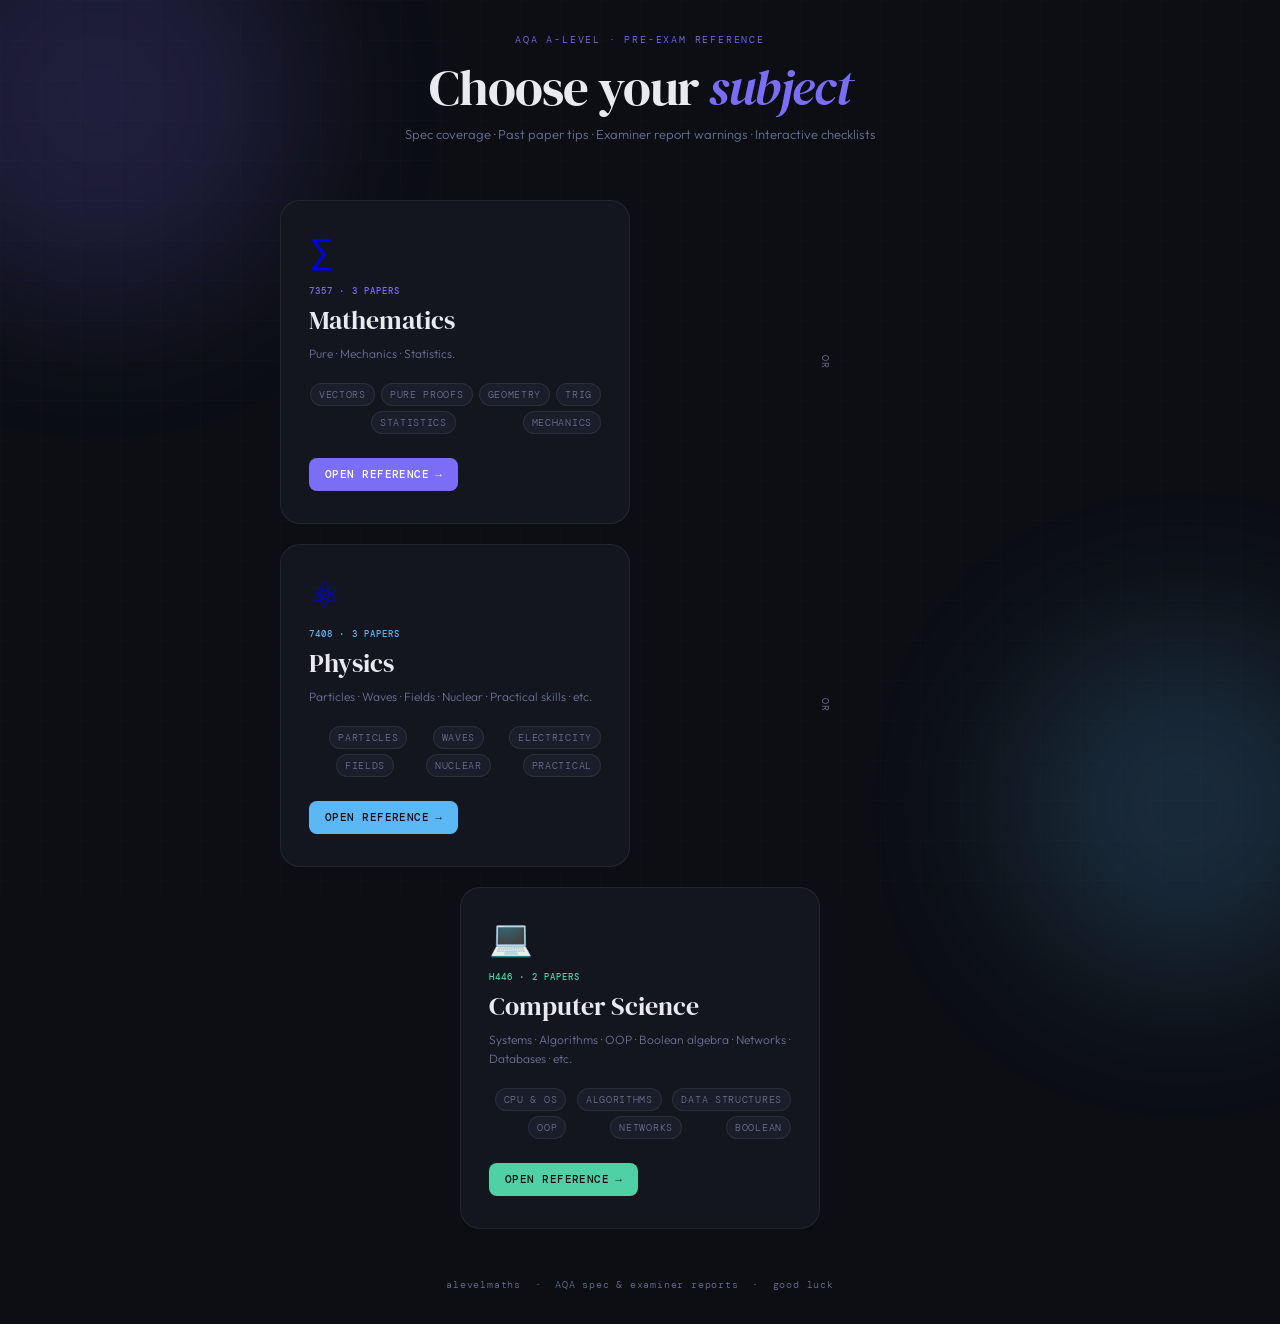
<file: index.html>
<!DOCTYPE html>
<html lang="en">
<head>
<meta charset="UTF-8">
<meta name="viewport" content="width=device-width, initial-scale=1.0">
<title>AQA A-Level — Quick Reference</title>
<link rel="stylesheet" href="style.css">
<style>
  .home-wrap {
    min-height: 100vh;
    display: flex;
    flex-direction: column;
    justify-content: center;
    align-items: center;
    padding: 2rem 1.25rem;
    position: relative;
    z-index: 1;
  }

  .home-hdr {
    text-align: center;
    margin-bottom: 3.5rem;
    animation: up .5s ease both;
  }

  .home-eye {
    font-family: var(--mono);
    font-size: 10px;
    letter-spacing: .18em;
    text-transform: uppercase;
    color: var(--p);
    margin-bottom: .75rem;
  }

  .home-hdr h1 {
    font-family: var(--serif);
    font-size: clamp(2rem, 5vw, 3.2rem);
    font-weight: 400;
    line-height: 1.1;
    letter-spacing: -.02em;
    margin-bottom: .6rem;
  }

  .home-hdr h1 em {
    font-style: italic;
    color: var(--p);
  }

  .home-hdr p {
    font-size: 13px;
    color: var(--mu);
    font-weight: 300;
  }

  /* Subject cards */
  .cards {
    display: grid;
    grid-template-columns: 1fr 1fr;
    gap: 1.25rem;
    width: 100%;
    max-width: 720px;
    animation: up .5s .1s ease both;
  }

  @media (max-width: 560px) {
    .cards { grid-template-columns: 1fr; }
  }

  .subject-card {
    display: block;
    text-decoration: none;
    background: var(--s1);
    border: 1px solid var(--bd);
    border-radius: 20px;
    padding: 2rem 1.75rem;
    transition: border-color .2s, transform .2s, box-shadow .2s;
    position: relative;
    overflow: hidden;
    cursor: pointer;
  }

  .subject-card::before {
    content: '';
    position: absolute;
    inset: 0;
    opacity: 0;
    transition: opacity .2s;
    border-radius: 20px;
  }

  .subject-card.maths::before {
    background: radial-gradient(ellipse at top left, rgba(123,110,246,.12), transparent 60%);
  }

  .subject-card.physics::before {
    background: radial-gradient(ellipse at top left, rgba(91,184,245,.12), transparent 60%);
  }

  .subject-card:hover {
    transform: translateY(-3px);
    box-shadow: 0 12px 40px rgba(0,0,0,.35);
  }

  .subject-card:hover { border-color: var(--b2); }
  .subject-card:hover::before { opacity: 1; }

  .card-icon {
    font-size: 2.2rem;
    margin-bottom: 1rem;
    display: block;
    line-height: 1;
  }

  .card-spec {
    font-family: var(--mono);
    font-size: 9px;
    text-transform: uppercase;
    letter-spacing: .12em;
    margin-bottom: .5rem;
    font-weight: 500;
  }

  .maths .card-spec { color: var(--p); }
  .physics .card-spec { color: var(--b); }

  .card-title {
    font-family: var(--serif);
    font-size: 1.6rem;
    font-weight: 400;
    line-height: 1.1;
    margin-bottom: .6rem;
    color: var(--tx);
  }

  .card-desc {
    font-size: 12px;
    color: var(--mu);
    line-height: 1.6;
    margin-bottom: 1.25rem;
  }

  .card-tags {
    display: flex;
    flex-wrap: wrap;
    gap: 5px;
    margin-bottom: 1.5rem;
  }

  .tag {
    pointer-events: none;
    font-family: var(--mono);
    font-size: 10px;
    padding: 3px 8px;
    border-radius: 20px;
    border: 1px solid var(--bd);
    color: var(--mu);
    background: var(--s2);
  }

  .card-cta {
    pointer-events: none;
    display: inline-flex;
    align-items: center;
    gap: 6px;
    font-family: var(--mono);
    font-size: 11px;
    font-weight: 500;
    padding: 8px 16px;
    border-radius: 8px;
    border: none;
    cursor: pointer;
    letter-spacing: .04em;
    text-transform: uppercase;
    transition: opacity .15s;
  }

  .maths .card-cta {
    background: var(--p);
    color: #fff;
  }

  .physics .card-cta {
    background: var(--b);
    color: #0c0e14;
  }

  .subject-card:hover .card-cta { opacity: .85; }

  .card-cta-arrow {
    transition: transform .2s;
  }

  .subject-card:hover .card-cta-arrow {
    transform: translateX(3px);
  }

  /* Divider */
  .or-divider {
    display: flex;
    align-items: center;
    justify-content: center;
    color: var(--mu);
    font-family: var(--mono);
    font-size: 10px;
    letter-spacing: .1em;
    text-transform: uppercase;
    gap: 10px;
    margin: 0 .5rem;
  }

  @media (max-width: 560px) {
    .or-divider {
      flex-direction: row;
      margin: .5rem 0;
    }
    .or-divider::before, .or-divider::after {
      content: '';
      flex: 1;
      height: 1px;
      background: var(--bd);
    }
  }

  @media (min-width: 561px) {
    .or-divider {
      flex-direction: column;
      writing-mode: vertical-rl;
    }
  }

  /* Footer */
  .home-footer {
    margin-top: 3rem;
    text-align: center;
    font-family: var(--mono);
    font-size: 10px;
    color: var(--mu);
    letter-spacing: .08em;
    animation: up .5s .2s ease both;
  }

  .home-footer a {
    color: var(--p);
    text-decoration: none;
  }

  /* Floating orbs for ambience */
  .orb {
    position: fixed;
    border-radius: 50%;
    filter: blur(80px);
    pointer-events: none;
    z-index: 0;
    opacity: .18;
  }

  .orb-1 {
    width: 400px; height: 400px;
    background: var(--p);
    top: -100px; left: -100px;
  }

  .orb-2 {
    width: 350px; height: 350px;
    background: var(--b);
    bottom: -80px; right: -80px;
  }

  @keyframes up {
    from { opacity: 0; transform: translateY(14px); }
    to   { opacity: 1; transform: translateY(0); }
  }
</style>
</head>
<body>

<div class="orb orb-1"></div>
<div class="orb orb-2"></div>

<div class="home-wrap">

  <div class="home-hdr">
    <div class="home-eye">AQA A-Level · Pre-Exam Reference</div>
    <h1>Choose your <em>subject</em></h1>
    <p>Spec coverage · Past paper tips · Examiner report warnings · Interactive checklists</p>
  </div>

  <div class="cards">

    <!-- MATHS -->
    <a href="maths.html" class="subject-card maths">
      <span class="card-icon">∑</span>
      <div class="card-spec">7357 · 3 papers</div>
      <div class="card-title">Mathematics</div>
      <div class="card-desc">Pure · Mechanics · Statistics.</div>
      <div class="card-tags">
        <span class="tag">Vectors</span>
        <span class="tag">Pure Proofs</span>
        <span class="tag">Geometry</span>
        <span class="tag">Trig</span>
        <span class="tag">Statistics</span>
        <span class="tag">Mechanics</span>
      </div>
      <span class="card-cta">Open reference <span class="card-cta-arrow">→</span></span>
    </a>

    <div class="or-divider">or</div>

    <!-- PHYSICS -->
    <a href="physics.html" class="subject-card physics">
      <span class="card-icon">⚛</span>
      <div class="card-spec">7408 · 3 papers</div>
      <div class="card-title">Physics</div>
      <div class="card-desc">Particles · Waves · Fields · Nuclear · Practical skills · etc.</div>
      <div class="card-tags">
        <span class="tag">Particles</span>
        <span class="tag">Waves</span>
        <span class="tag">Electricity</span>
        <span class="tag">Fields</span>
        <span class="tag">Nuclear</span>
        <span class="tag">Practical</span>
      </div>
      <span class="card-cta">Open reference <span class="card-cta-arrow">→</span></span>
    </a>

    <div class="or-divider">or</div>

    <!-- COMP SCI -->
    <a href="cs.html" class="subject-card cs" style="grid-column:1/-1;max-width:360px;margin:0 auto">
      <span class="card-icon">💻</span>
      <div class="card-spec" style="color:#4fd1a5">H446 · 2 papers</div>
      <div class="card-title">Computer Science</div>
      <div class="card-desc">Systems · Algorithms · OOP · Boolean algebra · Networks · Databases · etc.</div>
      <div class="card-tags">
        <span class="tag">CPU & OS</span>
        <span class="tag">Algorithms</span>
        <span class="tag">Data Structures</span>
        <span class="tag">OOP</span>
        <span class="tag">Networks</span>
        <span class="tag">Boolean</span>
      </div>
      <span class="card-cta" style="background:#4fd1a5;color:#0c0e14">Open reference <span class="card-cta-arrow">→</span></span>
    </a>

  </div>

  <div class="home-footer">
    alevelmaths &nbsp;·&nbsp; AQA spec &amp; examiner reports &nbsp;·&nbsp; good luck
  </div>

</div>

</body>
</html>
</file>
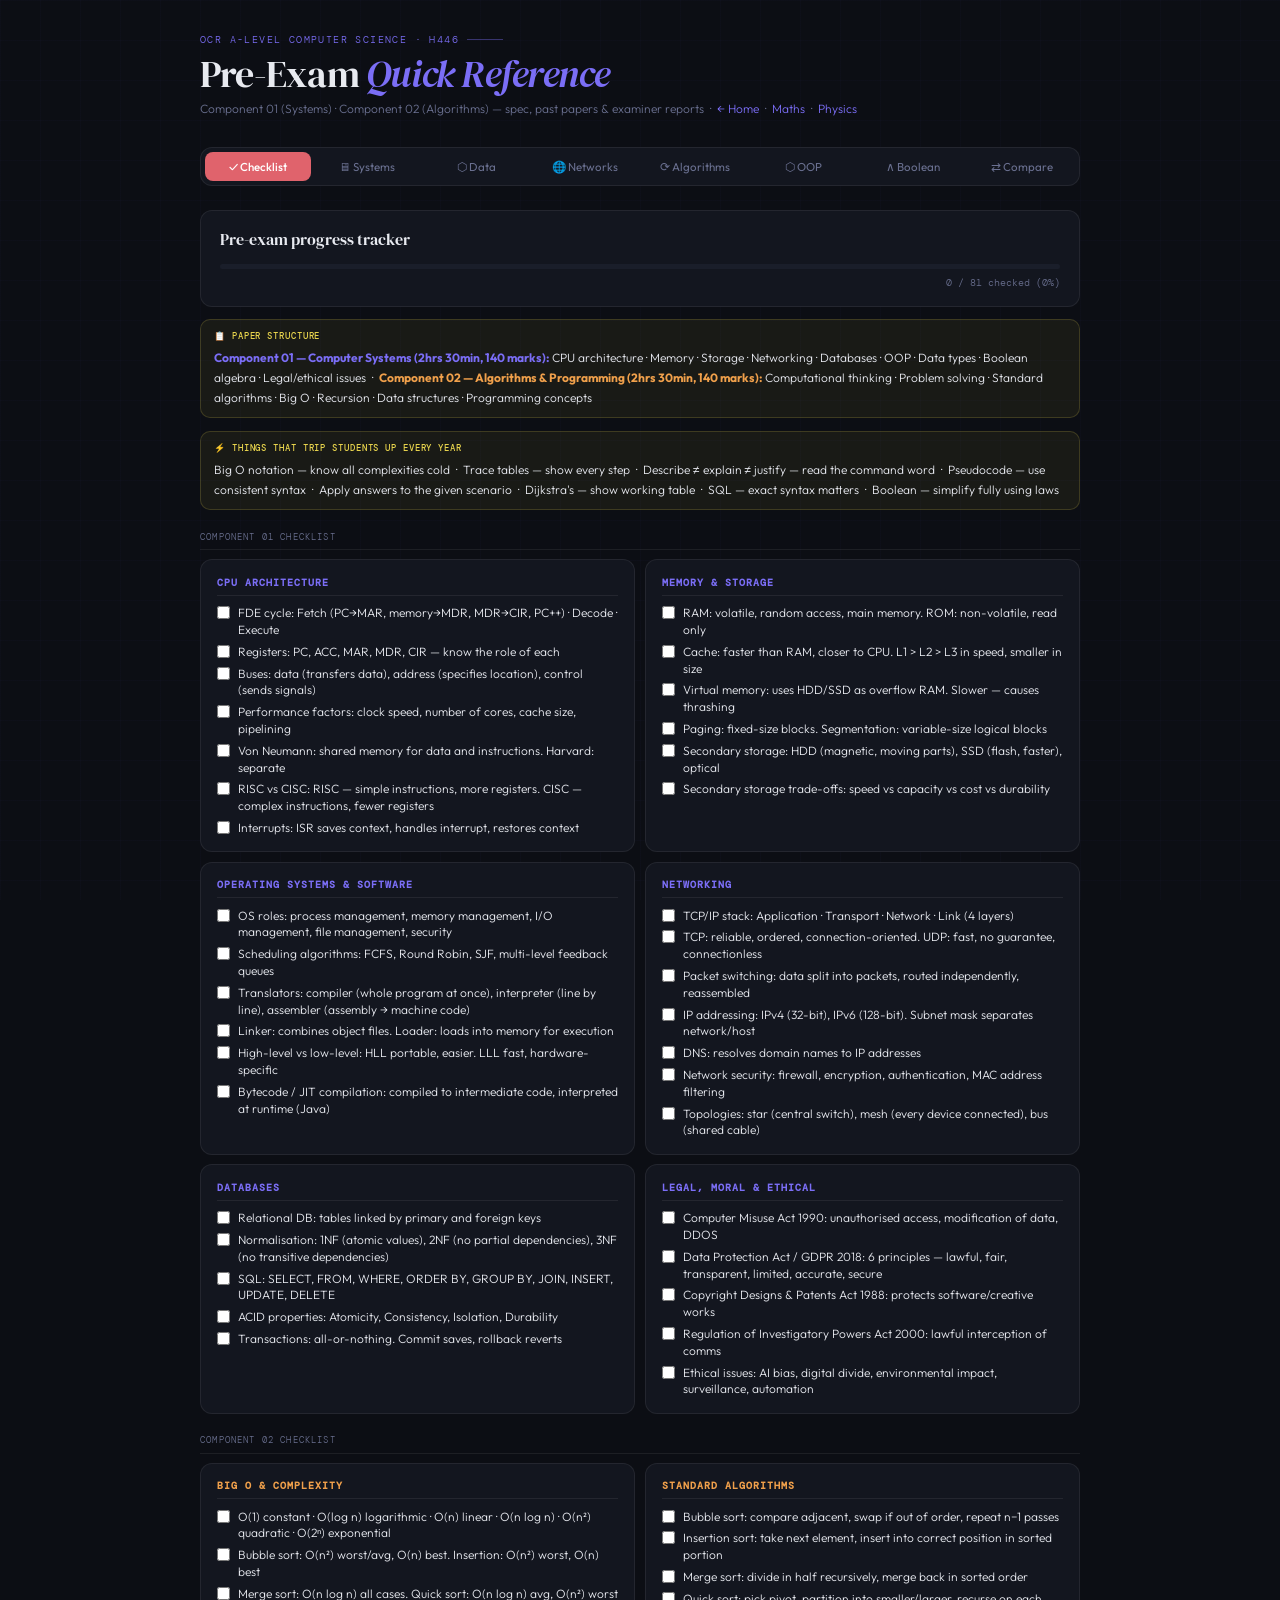
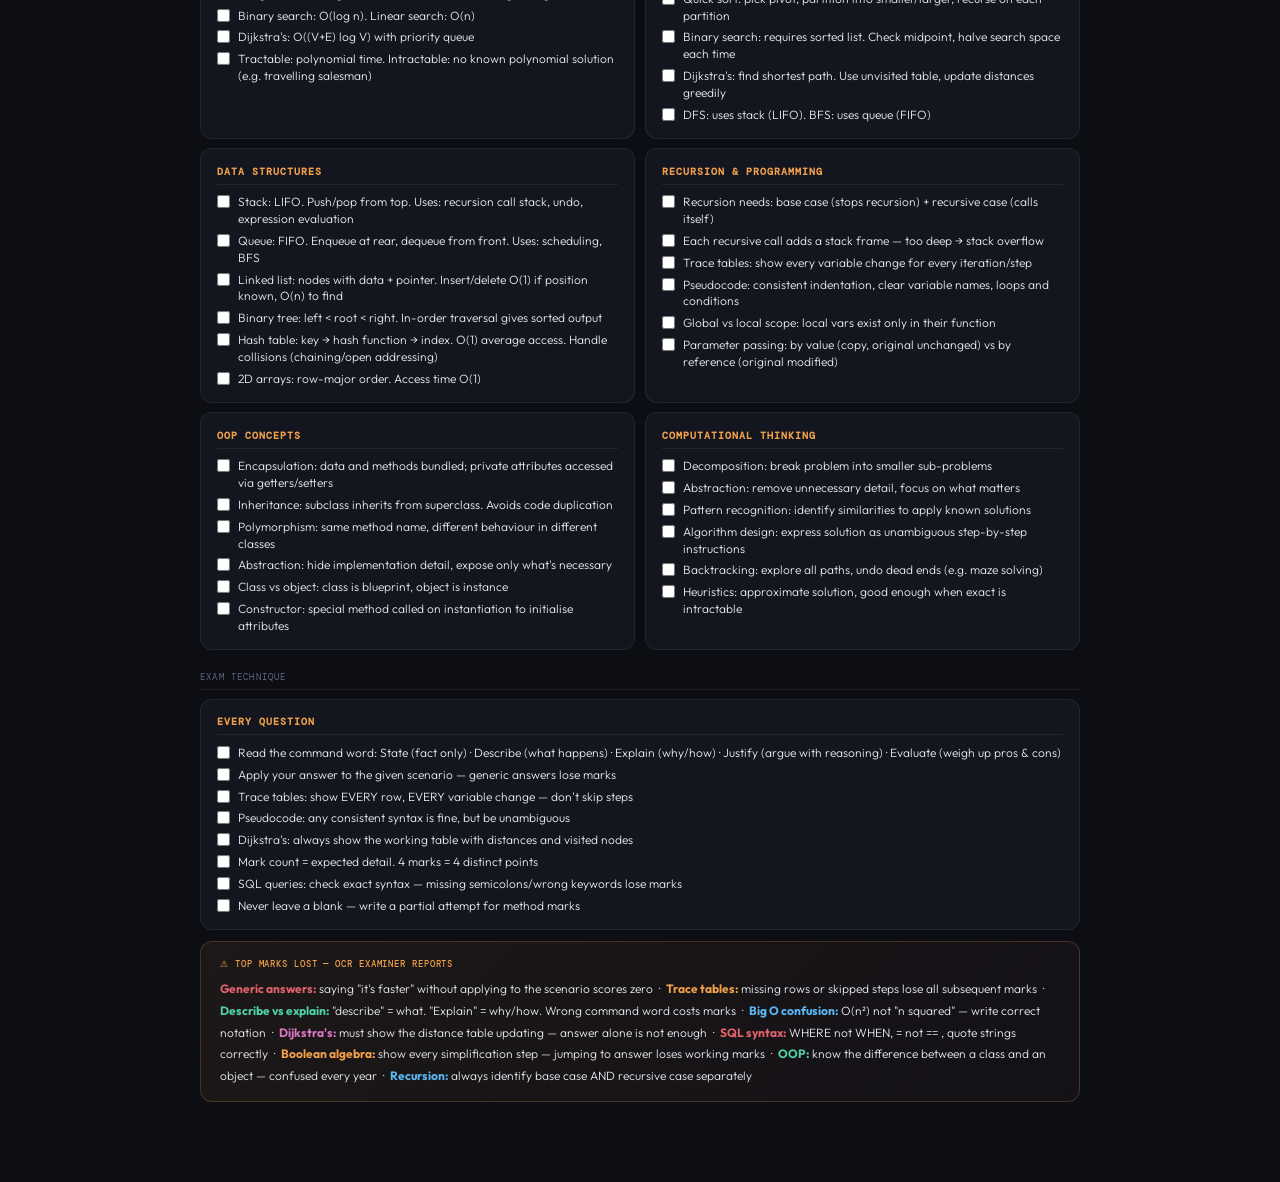
<file: cs.html>
<!DOCTYPE html>
<html lang="en">
<head>
<meta charset="UTF-8">
<meta name="viewport" content="width=device-width, initial-scale=1.0">
<title>OCR A-Level Computer Science — Quick Reference</title>
<link rel="stylesheet" href="style.css">

<style>
.cmp-list{list-style:none;display:flex;flex-direction:column;gap:4px;font-size:12px;line-height:1.5;color:var(--tx)}
.cmp-list li::before{content:"• ";color:var(--mu)}
.cmp-table{width:100%;border-collapse:collapse;font-size:11.5px;min-width:640px}
.cmp-table th{font-family:var(--mono);font-size:9px;text-transform:uppercase;letter-spacing:.08em;color:var(--mu);padding:6px 10px;border-bottom:1px solid var(--b2);text-align:left;white-space:nowrap}
.cmp-table td{padding:7px 10px;border-bottom:1px solid var(--bd);vertical-align:top;line-height:1.45}
.cmp-table tr:last-child td{border-bottom:none}
.cmp-table tr:hover td{background:var(--s2)}
</style>
</head>
<body>
<div class="wrap">

<div class="hdr">
  <div class="eye">OCR A-Level Computer Science · H446</div>
  <h1>Pre-Exam <em>Quick Reference</em></h1>
  <p class="sub">Component 01 (Systems) · Component 02 (Algorithms) — spec, past papers &amp; examiner reports &nbsp;·&nbsp;
    <a href="home.html" style="color:var(--p);text-decoration:none">← Home</a> &nbsp;·&nbsp;
    <a href="index.html" style="color:var(--p);text-decoration:none">Maths</a> &nbsp;·&nbsp;
    <a href="physics.html" style="color:var(--p);text-decoration:none">Physics</a>
  </p>
</div>

<div class="nav" id="nav">
  <button class="nb on" style="background:var(--r);color:#fff" onclick="show('checklist',this,'--r')">✓ Checklist</button>
  <button class="nb" onclick="show('systems',this,'--p')">🖥 Systems</button>
  <button class="nb" onclick="show('data',this,'--b')">⬡ Data</button>
  <button class="nb" onclick="show('networking',this,'--g')">🌐 Networks</button>
  <button class="nb" onclick="show('algorithms',this,'--a')">⟳ Algorithms</button>
  <button class="nb" onclick="show('oop',this,'--pk')">⬡ OOP</button>
  <button class="nb" onclick="show('theory',this,'--ye')">∧ Boolean</button>
  <button class="nb" onclick="show('compare',this,'--r')">⇄ Compare</button>
</div>

<!-- ══════ CHECKLIST ══════ -->
<div id="checklist" class="panel on">

  <div class="big-check">
    <h3>Pre-exam progress tracker</h3>
    <div class="progress-wrap"><div class="progress-bar" id="pbar"></div></div>
    <div class="progress-label" id="plabel">0 / 0 checked</div>
  </div>

  <div class="nib">
    <div class="nib-t">📋 Paper structure</div>
    <b class="cp">Component 01 — Computer Systems (2hrs 30min, 140 marks):</b> CPU architecture · Memory · Storage · Networking · Databases · OOP · Data types · Boolean algebra · Legal/ethical issues &nbsp;·&nbsp;
    <b class="ca">Component 02 — Algorithms &amp; Programming (2hrs 30min, 140 marks):</b> Computational thinking · Problem solving · Standard algorithms · Big O · Recursion · Data structures · Programming concepts
  </div>

  <div class="nib" style="background:rgba(232,212,77,.06);border-color:rgba(232,212,77,.18)">
    <div class="nib-t" style="color:var(--ye)">⚡ Things that trip students up every year</div>
    Big O notation — know all complexities cold &nbsp;·&nbsp; Trace tables — show every step &nbsp;·&nbsp; Describe ≠ explain ≠ justify — read the command word &nbsp;·&nbsp; Pseudocode — use consistent syntax &nbsp;·&nbsp; Apply answers to the given scenario &nbsp;·&nbsp; Dijkstra's — show working table &nbsp;·&nbsp; SQL — exact syntax matters &nbsp;·&nbsp; Boolean — simplify fully using laws
  </div>

  <div class="sl">Component 01 checklist</div>
  <div class="check-grid">

    <div class="check-card">
      <h3 style="color:var(--p)">CPU Architecture</h3>
      <ul class="cl">
        <li><input type="checkbox" onchange="tick(this)"><span>FDE cycle: Fetch (PC→MAR, memory→MDR, MDR→CIR, PC++) · Decode · Execute</span></li>
        <li><input type="checkbox" onchange="tick(this)"><span>Registers: PC, ACC, MAR, MDR, CIR — know the role of each</span></li>
        <li><input type="checkbox" onchange="tick(this)"><span>Buses: data (transfers data), address (specifies location), control (sends signals)</span></li>
        <li><input type="checkbox" onchange="tick(this)"><span>Performance factors: clock speed, number of cores, cache size, pipelining</span></li>
        <li><input type="checkbox" onchange="tick(this)"><span>Von Neumann: shared memory for data and instructions. Harvard: separate</span></li>
        <li><input type="checkbox" onchange="tick(this)"><span>RISC vs CISC: RISC — simple instructions, more registers. CISC — complex instructions, fewer registers</span></li>
        <li><input type="checkbox" onchange="tick(this)"><span>Interrupts: ISR saves context, handles interrupt, restores context</span></li>
      </ul>
    </div>

    <div class="check-card">
      <h3 style="color:var(--p)">Memory &amp; Storage</h3>
      <ul class="cl">
        <li><input type="checkbox" onchange="tick(this)"><span>RAM: volatile, random access, main memory. ROM: non-volatile, read only</span></li>
        <li><input type="checkbox" onchange="tick(this)"><span>Cache: faster than RAM, closer to CPU. L1 &gt; L2 &gt; L3 in speed, smaller in size</span></li>
        <li><input type="checkbox" onchange="tick(this)"><span>Virtual memory: uses HDD/SSD as overflow RAM. Slower — causes thrashing</span></li>
        <li><input type="checkbox" onchange="tick(this)"><span>Paging: fixed-size blocks. Segmentation: variable-size logical blocks</span></li>
        <li><input type="checkbox" onchange="tick(this)"><span>Secondary storage: HDD (magnetic, moving parts), SSD (flash, faster), optical</span></li>
        <li><input type="checkbox" onchange="tick(this)"><span>Secondary storage trade-offs: speed vs capacity vs cost vs durability</span></li>
      </ul>
    </div>

    <div class="check-card">
      <h3 style="color:var(--p)">Operating Systems &amp; Software</h3>
      <ul class="cl">
        <li><input type="checkbox" onchange="tick(this)"><span>OS roles: process management, memory management, I/O management, file management, security</span></li>
        <li><input type="checkbox" onchange="tick(this)"><span>Scheduling algorithms: FCFS, Round Robin, SJF, multi-level feedback queues</span></li>
        <li><input type="checkbox" onchange="tick(this)"><span>Translators: compiler (whole program at once), interpreter (line by line), assembler (assembly → machine code)</span></li>
        <li><input type="checkbox" onchange="tick(this)"><span>Linker: combines object files. Loader: loads into memory for execution</span></li>
        <li><input type="checkbox" onchange="tick(this)"><span>High-level vs low-level: HLL portable, easier. LLL fast, hardware-specific</span></li>
        <li><input type="checkbox" onchange="tick(this)"><span>Bytecode / JIT compilation: compiled to intermediate code, interpreted at runtime (Java)</span></li>
      </ul>
    </div>

    <div class="check-card">
      <h3 style="color:var(--p)">Networking</h3>
      <ul class="cl">
        <li><input type="checkbox" onchange="tick(this)"><span>TCP/IP stack: Application · Transport · Network · Link (4 layers)</span></li>
        <li><input type="checkbox" onchange="tick(this)"><span>TCP: reliable, ordered, connection-oriented. UDP: fast, no guarantee, connectionless</span></li>
        <li><input type="checkbox" onchange="tick(this)"><span>Packet switching: data split into packets, routed independently, reassembled</span></li>
        <li><input type="checkbox" onchange="tick(this)"><span>IP addressing: IPv4 (32-bit), IPv6 (128-bit). Subnet mask separates network/host</span></li>
        <li><input type="checkbox" onchange="tick(this)"><span>DNS: resolves domain names to IP addresses</span></li>
        <li><input type="checkbox" onchange="tick(this)"><span>Network security: firewall, encryption, authentication, MAC address filtering</span></li>
        <li><input type="checkbox" onchange="tick(this)"><span>Topologies: star (central switch), mesh (every device connected), bus (shared cable)</span></li>
      </ul>
    </div>

    <div class="check-card">
      <h3 style="color:var(--p)">Databases</h3>
      <ul class="cl">
        <li><input type="checkbox" onchange="tick(this)"><span>Relational DB: tables linked by primary and foreign keys</span></li>
        <li><input type="checkbox" onchange="tick(this)"><span>Normalisation: 1NF (atomic values), 2NF (no partial dependencies), 3NF (no transitive dependencies)</span></li>
        <li><input type="checkbox" onchange="tick(this)"><span>SQL: SELECT, FROM, WHERE, ORDER BY, GROUP BY, JOIN, INSERT, UPDATE, DELETE</span></li>
        <li><input type="checkbox" onchange="tick(this)"><span>ACID properties: Atomicity, Consistency, Isolation, Durability</span></li>
        <li><input type="checkbox" onchange="tick(this)"><span>Transactions: all-or-nothing. Commit saves, rollback reverts</span></li>
      </ul>
    </div>

    <div class="check-card">
      <h3 style="color:var(--p)">Legal, Moral &amp; Ethical</h3>
      <ul class="cl">
        <li><input type="checkbox" onchange="tick(this)"><span>Computer Misuse Act 1990: unauthorised access, modification of data, DDOS</span></li>
        <li><input type="checkbox" onchange="tick(this)"><span>Data Protection Act / GDPR 2018: 6 principles — lawful, fair, transparent, limited, accurate, secure</span></li>
        <li><input type="checkbox" onchange="tick(this)"><span>Copyright Designs &amp; Patents Act 1988: protects software/creative works</span></li>
        <li><input type="checkbox" onchange="tick(this)"><span>Regulation of Investigatory Powers Act 2000: lawful interception of comms</span></li>
        <li><input type="checkbox" onchange="tick(this)"><span>Ethical issues: AI bias, digital divide, environmental impact, surveillance, automation</span></li>
      </ul>
    </div>

  </div>

  <div class="sl">Component 02 checklist</div>
  <div class="check-grid">

    <div class="check-card">
      <h3 style="color:var(--a)">Big O &amp; Complexity</h3>
      <ul class="cl">
        <li><input type="checkbox" onchange="tick(this)"><span>O(1) constant · O(log n) logarithmic · O(n) linear · O(n log n) · O(n²) quadratic · O(2ⁿ) exponential</span></li>
        <li><input type="checkbox" onchange="tick(this)"><span>Bubble sort: O(n²) worst/avg, O(n) best. Insertion: O(n²) worst, O(n) best</span></li>
        <li><input type="checkbox" onchange="tick(this)"><span>Merge sort: O(n log n) all cases. Quick sort: O(n log n) avg, O(n²) worst</span></li>
        <li><input type="checkbox" onchange="tick(this)"><span>Binary search: O(log n). Linear search: O(n)</span></li>
        <li><input type="checkbox" onchange="tick(this)"><span>Dijkstra's: O((V+E) log V) with priority queue</span></li>
        <li><input type="checkbox" onchange="tick(this)"><span>Tractable: polynomial time. Intractable: no known polynomial solution (e.g. travelling salesman)</span></li>
      </ul>
    </div>

    <div class="check-card">
      <h3 style="color:var(--a)">Standard Algorithms</h3>
      <ul class="cl">
        <li><input type="checkbox" onchange="tick(this)"><span>Bubble sort: compare adjacent, swap if out of order, repeat n−1 passes</span></li>
        <li><input type="checkbox" onchange="tick(this)"><span>Insertion sort: take next element, insert into correct position in sorted portion</span></li>
        <li><input type="checkbox" onchange="tick(this)"><span>Merge sort: divide in half recursively, merge back in sorted order</span></li>
        <li><input type="checkbox" onchange="tick(this)"><span>Quick sort: pick pivot, partition into smaller/larger, recurse on each partition</span></li>
        <li><input type="checkbox" onchange="tick(this)"><span>Binary search: requires sorted list. Check midpoint, halve search space each time</span></li>
        <li><input type="checkbox" onchange="tick(this)"><span>Dijkstra's: find shortest path. Use unvisited table, update distances greedily</span></li>
        <li><input type="checkbox" onchange="tick(this)"><span>DFS: uses stack (LIFO). BFS: uses queue (FIFO)</span></li>
      </ul>
    </div>

    <div class="check-card">
      <h3 style="color:var(--a)">Data Structures</h3>
      <ul class="cl">
        <li><input type="checkbox" onchange="tick(this)"><span>Stack: LIFO. Push/pop from top. Uses: recursion call stack, undo, expression evaluation</span></li>
        <li><input type="checkbox" onchange="tick(this)"><span>Queue: FIFO. Enqueue at rear, dequeue from front. Uses: scheduling, BFS</span></li>
        <li><input type="checkbox" onchange="tick(this)"><span>Linked list: nodes with data + pointer. Insert/delete O(1) if position known, O(n) to find</span></li>
        <li><input type="checkbox" onchange="tick(this)"><span>Binary tree: left &lt; root &lt; right. In-order traversal gives sorted output</span></li>
        <li><input type="checkbox" onchange="tick(this)"><span>Hash table: key → hash function → index. O(1) average access. Handle collisions (chaining/open addressing)</span></li>
        <li><input type="checkbox" onchange="tick(this)"><span>2D arrays: row-major order. Access time O(1)</span></li>
      </ul>
    </div>

    <div class="check-card">
      <h3 style="color:var(--a)">Recursion &amp; Programming</h3>
      <ul class="cl">
        <li><input type="checkbox" onchange="tick(this)"><span>Recursion needs: base case (stops recursion) + recursive case (calls itself)</span></li>
        <li><input type="checkbox" onchange="tick(this)"><span>Each recursive call adds a stack frame — too deep → stack overflow</span></li>
        <li><input type="checkbox" onchange="tick(this)"><span>Trace tables: show every variable change for every iteration/step</span></li>
        <li><input type="checkbox" onchange="tick(this)"><span>Pseudocode: consistent indentation, clear variable names, loops and conditions</span></li>
        <li><input type="checkbox" onchange="tick(this)"><span>Global vs local scope: local vars exist only in their function</span></li>
        <li><input type="checkbox" onchange="tick(this)"><span>Parameter passing: by value (copy, original unchanged) vs by reference (original modified)</span></li>
      </ul>
    </div>

    <div class="check-card">
      <h3 style="color:var(--a)">OOP Concepts</h3>
      <ul class="cl">
        <li><input type="checkbox" onchange="tick(this)"><span>Encapsulation: data and methods bundled; private attributes accessed via getters/setters</span></li>
        <li><input type="checkbox" onchange="tick(this)"><span>Inheritance: subclass inherits from superclass. Avoids code duplication</span></li>
        <li><input type="checkbox" onchange="tick(this)"><span>Polymorphism: same method name, different behaviour in different classes</span></li>
        <li><input type="checkbox" onchange="tick(this)"><span>Abstraction: hide implementation detail, expose only what's necessary</span></li>
        <li><input type="checkbox" onchange="tick(this)"><span>Class vs object: class is blueprint, object is instance</span></li>
        <li><input type="checkbox" onchange="tick(this)"><span>Constructor: special method called on instantiation to initialise attributes</span></li>
      </ul>
    </div>

    <div class="check-card">
      <h3 style="color:var(--a)">Computational Thinking</h3>
      <ul class="cl">
        <li><input type="checkbox" onchange="tick(this)"><span>Decomposition: break problem into smaller sub-problems</span></li>
        <li><input type="checkbox" onchange="tick(this)"><span>Abstraction: remove unnecessary detail, focus on what matters</span></li>
        <li><input type="checkbox" onchange="tick(this)"><span>Pattern recognition: identify similarities to apply known solutions</span></li>
        <li><input type="checkbox" onchange="tick(this)"><span>Algorithm design: express solution as unambiguous step-by-step instructions</span></li>
        <li><input type="checkbox" onchange="tick(this)"><span>Backtracking: explore all paths, undo dead ends (e.g. maze solving)</span></li>
        <li><input type="checkbox" onchange="tick(this)"><span>Heuristics: approximate solution, good enough when exact is intractable</span></li>
      </ul>
    </div>

  </div>

  <div class="sl">Exam technique</div>
  <div class="check-grid">
    <div class="check-card" style="grid-column:1/-1">
      <h3 style="color:var(--a)">Every question</h3>
      <ul class="cl">
        <li><input type="checkbox" onchange="tick(this)"><span>Read the command word: State (fact only) · Describe (what happens) · Explain (why/how) · Justify (argue with reasoning) · Evaluate (weigh up pros &amp; cons)</span></li>
        <li><input type="checkbox" onchange="tick(this)"><span>Apply your answer to the given scenario — generic answers lose marks</span></li>
        <li><input type="checkbox" onchange="tick(this)"><span>Trace tables: show EVERY row, EVERY variable change — don't skip steps</span></li>
        <li><input type="checkbox" onchange="tick(this)"><span>Pseudocode: any consistent syntax is fine, but be unambiguous</span></li>
        <li><input type="checkbox" onchange="tick(this)"><span>Dijkstra's: always show the working table with distances and visited nodes</span></li>
        <li><input type="checkbox" onchange="tick(this)"><span>Mark count = expected detail. 4 marks = 4 distinct points</span></li>
        <li><input type="checkbox" onchange="tick(this)"><span>SQL queries: check exact syntax — missing semicolons/wrong keywords lose marks</span></li>
        <li><input type="checkbox" onchange="tick(this)"><span>Never leave a blank — write a partial attempt for method marks</span></li>
      </ul>
    </div>
  </div>

  <div class="warn">
    <div class="w-title">⚠ Top marks lost — OCR examiner reports</div>
    <b class="cr">Generic answers:</b> saying "it's faster" without applying to the scenario scores zero &nbsp;·&nbsp;
    <b class="ca">Trace tables:</b> missing rows or skipped steps lose all subsequent marks &nbsp;·&nbsp;
    <b class="cg">Describe vs explain:</b> "describe" = what. "Explain" = why/how. Wrong command word costs marks &nbsp;·&nbsp;
    <b class="cb">Big O confusion:</b> O(n²) not "n squared" — write correct notation &nbsp;·&nbsp;
    <b class="cpk">Dijkstra's:</b> must show the distance table updating — answer alone is not enough &nbsp;·&nbsp;
    <b class="cr">SQL syntax:</b> WHERE not WHEN, = not == , quote strings correctly &nbsp;·&nbsp;
    <b class="ca">Boolean algebra:</b> show every simplification step — jumping to answer loses working marks &nbsp;·&nbsp;
    <b class="cg">OOP:</b> know the difference between a class and an object — confused every year &nbsp;·&nbsp;
    <b class="cb">Recursion:</b> always identify base case AND recursive case separately
  </div>

</div>

<!-- ══════ SYSTEMS ══════ -->
<div id="systems" class="panel">

  <div class="sl">CPU — FDE cycle</div>
  <div class="card">
    <div class="card-h"><span class="dot" style="background:var(--p)"></span><span class="card-t">Fetch-Decode-Execute in detail</span></div>
    <div class="steps">
      <div class="step"><div class="sn" style="background:var(--p);color:#fff">F</div><span><b>Fetch:</b> PC→MAR (via address bus) · Memory[MAR]→MDR (via data bus) · MDR→CIR · PC incremented</span></div>
      <div class="step"><div class="sn" style="background:var(--p);color:#fff">D</div><span><b>Decode:</b> CIR contents decoded by Control Unit — opcode identifies instruction type</span></div>
      <div class="step"><div class="sn" style="background:var(--p);color:#fff">E</div><span><b>Execute:</b> ALU performs operation or data moved or branch taken, result stored in ACC or memory</span></div>
    </div>
    <div class="tip">Interrupts: at end of each FDE cycle, CPU checks interrupt register. If set → saves context (registers to stack) → runs ISR → restores context</div>
  </div>

  <div class="sl">Registers</div>
  <div class="pg">
    <div class="pl"><div class="pl-l cp">PC</div><div class="pl-f">Program Counter</div><div class="pl-n">Address of next instruction to fetch</div></div>
    <div class="pl"><div class="pl-l cp">ACC</div><div class="pl-f">Accumulator</div><div class="pl-n">Stores result of ALU operations</div></div>
    <div class="pl"><div class="pl-l cp">MAR</div><div class="pl-f">Memory Address Register</div><div class="pl-n">Address to read from / write to</div></div>
    <div class="pl"><div class="pl-l cp">MDR</div><div class="pl-f">Memory Data Register</div><div class="pl-n">Data being transferred to/from memory</div></div>
    <div class="pl"><div class="pl-l cp">CIR</div><div class="pl-f">Current Instruction Register</div><div class="pl-n">Holds instruction being decoded/executed</div></div>
  </div>

  <div class="sl">Performance &amp; architecture</div>
  <div class="two">
    <div class="card">
      <div class="card-h"><span class="dot" style="background:var(--g)"></span><span class="card-t">Performance factors</span></div>
      <div class="pg" style="margin-top:8px">
        <div class="pl"><div class="pl-l cg">Clock speed</div><div class="pl-n">More cycles per second → faster. Measured in GHz</div></div>
        <div class="pl"><div class="pl-l cg">Cores</div><div class="pl-n">Multiple cores → parallel execution of threads</div></div>
        <div class="pl"><div class="pl-l cg">Cache</div><div class="pl-n">L1 fastest/smallest → L3 slowest/largest. Reduces RAM access</div></div>
        <div class="pl"><div class="pl-l cg">Pipelining</div><div class="pl-n">Overlap FDE stages of multiple instructions</div></div>
      </div>
    </div>
    <div class="card">
      <div class="card-h"><span class="dot" style="background:var(--b)"></span><span class="card-t">RISC vs CISC</span></div>
      <div class="two" style="margin-top:8px">
        <div class="pl"><div class="pl-l cb">RISC</div><div class="pl-n">Simple instructions, fixed length, more registers, compiler does more work, 1 clock cycle per instruction</div></div>
        <div class="pl"><div class="pl-l cb">CISC</div><div class="pl-n">Complex instructions, variable length, fewer registers, hardware does more work, may take multiple cycles</div></div>
      </div>
    </div>
  </div>

  <div class="sl">Memory hierarchy</div>
  <div class="pg">
    <div class="pl"><div class="pl-l cp">Registers</div><div class="pl-n">Fastest, smallest, inside CPU</div></div>
    <div class="pl"><div class="pl-l cp">Cache (L1/L2/L3)</div><div class="pl-n">Very fast, small, on/near CPU</div></div>
    <div class="pl"><div class="pl-l cp">RAM</div><div class="pl-n">Fast, volatile, main memory</div></div>
    <div class="pl"><div class="pl-l cp">SSD</div><div class="pl-n">Fast secondary storage, non-volatile</div></div>
    <div class="pl"><div class="pl-l cp">HDD</div><div class="pl-n">Slower, larger, cheaper, non-volatile</div></div>
    <div class="pl"><div class="pl-l cp">Virtual memory</div><div class="pl-n">HDD/SSD used as overflow RAM. Slow — causes thrashing if overused</div></div>
  </div>

  <div class="sl">OS — scheduling algorithms</div>
  <div class="pg">
    <div class="pl"><div class="pl-l cg">FCFS</div><div class="pl-f">First Come First Served</div><div class="pl-n">Simple, no starvation, poor for short jobs behind long ones</div></div>
    <div class="pl"><div class="pl-l cg">Round Robin</div><div class="pl-f">Time slice per process</div><div class="pl-n">Fair, good for time-sharing. Context switching overhead</div></div>
    <div class="pl"><div class="pl-l cg">SJF</div><div class="pl-f">Shortest Job First</div><div class="pl-n">Minimises avg wait time. Risk of starvation for long jobs</div></div>
    <div class="pl"><div class="pl-l cg">MLFQ</div><div class="pl-f">Multi-Level Feedback Queues</div><div class="pl-n">Multiple priority queues, processes move between them</div></div>
  </div>

  <div class="sl">Translators</div>
  <div class="pg">
    <div class="pl"><div class="pl-l ca">Compiler</div><div class="pl-n">Translates whole program before running. Fast execution, no source needed at runtime. Error list at end</div></div>
    <div class="pl"><div class="pl-l ca">Interpreter</div><div class="pl-n">Translates and runs line by line. Slower. Stops at first error. Good for debugging</div></div>
    <div class="pl"><div class="pl-l ca">Assembler</div><div class="pl-n">Assembly language → machine code. One-to-one translation</div></div>
    <div class="pl"><div class="pl-l ca">Linker</div><div class="pl-n">Combines object files and library files into executable</div></div>
    <div class="pl"><div class="pl-l ca">Loader</div><div class="pl-n">Loads executable into RAM and begins execution</div></div>
  </div>

  <div class="warn">
    <div class="w-title">⚠ Systems exam traps</div>
    <b class="cr">FDE detail:</b> name the specific registers involved (PC→MAR, not just "fetched from memory") &nbsp;·&nbsp;
    <b class="ca">Cache vs RAM:</b> explain why cache is faster — it's closer to CPU, not just "smaller" &nbsp;·&nbsp;
    <b class="cg">Virtual memory:</b> causes thrashing when RAM is constantly swapping — say this explicitly &nbsp;·&nbsp;
    <b class="cb">Compiler vs interpreter:</b> compiler = whole program first, interpreter = line by line. Don't mix them up &nbsp;·&nbsp;
    <b class="cpk">Pipelining:</b> one instruction per stage simultaneously — not "does multiple things at once" (too vague)
  </div>
</div>

<!-- ══════ DATA ══════ -->
<div id="data" class="panel">

  <div class="sl">Number representations</div>
  <div class="two">
    <div class="card">
      <div class="card-h"><span class="dot" style="background:var(--b)"></span><span class="card-t">Binary &amp; conversions</span></div>
      <div class="mb">Binary → Denary: sum of place values (128,64,32,16,8,4,2,1)
Denary → Binary: repeated division by 2
Hex → Binary: each hex digit = 4 bits
Binary → Hex: group into nibbles</div>
      <div class="tip">Hex is used as shorthand for binary — easier for humans to read memory addresses</div>
    </div>
    <div class="card">
      <div class="card-h"><span class="dot" style="background:var(--b)"></span><span class="card-t">Two's complement (negative numbers)</span></div>
      <div class="steps">
        <div class="step"><div class="sn" style="background:var(--b);color:#000">1</div><span>Write positive value in binary</span></div>
        <div class="step"><div class="sn" style="background:var(--b);color:#000">2</div><span>Invert all bits (flip 0s and 1s)</span></div>
        <div class="step"><div class="sn" style="background:var(--b);color:#000">3</div><span>Add 1 to the result</span></div>
      </div>
      <div class="tip">MSB is the sign bit: 0 = positive, 1 = negative. Range for 8-bit: −128 to +127</div>
    </div>
  </div>

  <div class="sl">Data types &amp; representation</div>
  <div class="pg">
    <div class="pl"><div class="pl-l cb">Integer</div><div class="pl-n">Whole numbers. Two's complement for signed</div></div>
    <div class="pl"><div class="pl-l cb">Float</div><div class="pl-n">Sign · Mantissa · Exponent. Precision vs range trade-off</div></div>
    <div class="pl"><div class="pl-l cb">Character</div><div class="pl-n">ASCII: 7-bit, 128 chars. Unicode: up to 32-bit, global chars</div></div>
    <div class="pl"><div class="pl-l cb">Boolean</div><div class="pl-n">True/False stored as 1 bit (but often 1 byte in practice)</div></div>
    <div class="pl"><div class="pl-l cb">String</div><div class="pl-n">Sequence of characters. Null-terminated in some languages</div></div>
  </div>

  <div class="sl">Compression</div>
  <div class="two">
    <div class="card">
      <div class="card-h"><span class="dot" style="background:var(--g)"></span><span class="card-t">Lossy vs Lossless</span></div>
      <div class="pg" style="margin-top:8px">
        <div class="pl"><div class="pl-l cg">Lossy</div><div class="pl-n">Data permanently removed. Smaller file. Used for images (JPEG), audio (MP3). Cannot recover original</div></div>
        <div class="pl"><div class="pl-l cg">Lossless</div><div class="pl-n">All data retained. Recoverable. Used for text, executables, PNG. Run-length encoding, Huffman</div></div>
      </div>
    </div>
    <div class="card">
      <div class="card-h"><span class="dot" style="background:var(--g)"></span><span class="card-t">Run-Length Encoding (RLE)</span></div>
      <div class="mb">AAABBBBBCC → 3A 5B 2C</div>
      <div class="tip">Effective for data with long runs of repeated values (e.g. bitmap images with large areas of same colour)</div>
    </div>
  </div>

  <div class="sl">Encryption &amp; Hashing</div>
  <div class="pg">
    <div class="pl"><div class="pl-l ca">Symmetric encryption</div><div class="pl-n">Same key to encrypt and decrypt. Fast. Key distribution problem</div></div>
    <div class="pl"><div class="pl-l ca">Asymmetric encryption</div><div class="pl-n">Public key encrypts, private key decrypts. Slower. Solves key distribution</div></div>
    <div class="pl"><div class="pl-l ca">Hashing</div><div class="pl-n">One-way function. Same input → same output. Used for passwords, integrity checks. Collisions possible</div></div>
    <div class="pl"><div class="pl-l ca">Digital signature</div><div class="pl-n">Hash of message encrypted with sender's private key. Verifies identity and integrity</div></div>
  </div>

  <div class="sl">SQL reference</div>
  <div class="card">
    <div class="card-h"><span class="dot" style="background:var(--pk)"></span><span class="card-t">Key SQL syntax</span></div>
    <div class="mb">SELECT field1, field2 FROM table WHERE condition
SELECT * FROM students WHERE grade = 'A' ORDER BY surname ASC
SELECT s.name, c.title FROM students s JOIN courses c ON s.id = c.student_id
INSERT INTO table (col1, col2) VALUES (val1, val2)
UPDATE table SET col = val WHERE condition
DELETE FROM table WHERE condition
SELECT dept, COUNT(*) FROM employees GROUP BY dept HAVING COUNT(*) > 5</div>
    <div class="tip"><b class="cr">WHERE</b> filters rows before grouping. <b class="ca">HAVING</b> filters after GROUP BY. Never confuse them</div>
  </div>

  <div class="warn">
    <div class="w-title">⚠ Data exam traps</div>
    <b class="cr">Two's complement:</b> range is asymmetric — 8-bit: −128 to +127 (not ±127) &nbsp;·&nbsp;
    <b class="ca">Floating point:</b> more bits in mantissa = more precision; more bits in exponent = wider range &nbsp;·&nbsp;
    <b class="cg">Lossy vs lossless:</b> must say whether original can be recovered — not just "data is lost" &nbsp;·&nbsp;
    <b class="cb">SQL WHERE vs HAVING:</b> WHERE is before GROUP BY; HAVING is after &nbsp;·&nbsp;
    <b class="cpk">Hashing ≠ encryption:</b> hashing is one-way; encryption is reversible with a key
  </div>
</div>

<!-- ══════ NETWORKING ══════ -->
<div id="networking" class="panel">

  <div class="sl">TCP/IP stack</div>
  <div class="pg">
    <div class="pl"><div class="pl-l cg">Application</div><div class="pl-n">HTTP, HTTPS, FTP, SMTP, DNS, SSH. User-facing protocols</div></div>
    <div class="pl"><div class="pl-l cg">Transport</div><div class="pl-n">TCP (reliable, ordered) or UDP (fast, no guarantee). Port numbers. Segmentation</div></div>
    <div class="pl"><div class="pl-l cg">Network / Internet</div><div class="pl-n">IP addressing, routing, packet forwarding. IPv4/IPv6</div></div>
    <div class="pl"><div class="pl-l cg">Link / Data Link</div><div class="pl-n">MAC addresses, frames, error detection (CRC). Physical transmission on local network</div></div>
  </div>

  <div class="sl">Protocols compared</div>
  <div class="two">
    <div class="card">
      <div class="card-h"><span class="dot" style="background:var(--b)"></span><span class="card-t">TCP vs UDP</span></div>
      <div class="two" style="margin-top:8px">
        <div class="pl"><div class="pl-l cb">TCP</div><div class="pl-n">Connection-oriented. 3-way handshake. Guaranteed delivery. Ordered. Error checking. Used for HTTP, email, file transfer</div></div>
        <div class="pl"><div class="pl-l cb">UDP</div><div class="pl-n">Connectionless. No guarantee. No ordering. Fast. Used for video streaming, DNS, VoIP, gaming</div></div>
      </div>
    </div>
    <div class="card">
      <div class="card-h"><span class="dot" style="background:var(--b)"></span><span class="card-t">Packet vs Circuit switching</span></div>
      <div class="two" style="margin-top:8px">
        <div class="pl"><div class="pl-l cb">Packet</div><div class="pl-n">Data split into packets, each routed independently, reassembled at destination. Efficient, resilient</div></div>
        <div class="pl"><div class="pl-l cb">Circuit</div><div class="pl-n">Dedicated path reserved for duration of call. Consistent quality. Wastes bandwidth if idle (e.g. old phone networks)</div></div>
      </div>
    </div>
  </div>

  <div class="sl">Network security</div>
  <div class="pg">
    <div class="pl"><div class="pl-l cr">Firewall</div><div class="pl-n">Filters packets by IP/port rules. Stateful (tracks connections) or stateless</div></div>
    <div class="pl"><div class="pl-l cr">Encryption</div><div class="pl-n">TLS/SSL for HTTPS. Symmetric for speed, asymmetric for key exchange</div></div>
    <div class="pl"><div class="pl-l cr">MAC filtering</div><div class="pl-n">Only allow known MAC addresses on network</div></div>
    <div class="pl"><div class="pl-l cr">WPA2/3</div><div class="pl-n">WiFi encryption protocols. WPA3 more secure than WPA2</div></div>
    <div class="pl"><div class="pl-l cr">Penetration testing</div><div class="pl-n">Authorised simulated attack to find vulnerabilities</div></div>
    <div class="pl"><div class="pl-l cr">Social engineering</div><div class="pl-n">Phishing, pretexting — exploits humans not systems</div></div>
  </div>

  <div class="sl">Topologies &amp; hardware</div>
  <div class="pg">
    <div class="pl"><div class="pl-l cg">Star</div><div class="pl-n">Central switch. Failure of one device doesn't affect others. Expensive (cabling)</div></div>
    <div class="pl"><div class="pl-l cg">Mesh</div><div class="pl-n">Every device connected to every other. Resilient, expensive, complex</div></div>
    <div class="pl"><div class="pl-l cg">Bus</div><div class="pl-n">Shared backbone cable. Cheap, simple. Single point of failure. Collision domain</div></div>
    <div class="pl"><div class="pl-l cg">Router</div><div class="pl-n">Routes packets between networks using IP. Layer 3</div></div>
    <div class="pl"><div class="pl-l cg">Switch</div><div class="pl-n">Forwards frames within LAN using MAC table. Layer 2</div></div>
    <div class="pl"><div class="pl-l cg">Hub</div><div class="pl-n">Broadcasts to all ports — dumb, causes collisions. Largely obsolete</div></div>
  </div>

  <div class="warn">
    <div class="w-title">⚠ Networking exam traps</div>
    <b class="cr">TCP vs UDP:</b> must say why one is chosen — not just "TCP is reliable". Link to the use case &nbsp;·&nbsp;
    <b class="ca">Router vs switch:</b> router works at Network layer (IP), switch at Data Link layer (MAC) &nbsp;·&nbsp;
    <b class="cg">Packet switching:</b> packets can take different routes and arrive out of order — TCP reorders them &nbsp;·&nbsp;
    <b class="cb">Firewall:</b> doesn't prevent all attacks — social engineering bypasses it entirely
  </div>
</div>

<!-- ══════ ALGORITHMS ══════ -->
<div id="algorithms" class="panel">

  <div class="sl">Big O — time complexity</div>
  <div class="pg">
    <div class="pl"><div class="pl-l ca">O(1)</div><div class="pl-f">Constant</div><div class="pl-n">Array access by index, hash table lookup (avg)</div></div>
    <div class="pl"><div class="pl-l ca">O(log n)</div><div class="pl-f">Logarithmic</div><div class="pl-n">Binary search, balanced BST operations</div></div>
    <div class="pl"><div class="pl-l ca">O(n)</div><div class="pl-f">Linear</div><div class="pl-n">Linear search, single loop</div></div>
    <div class="pl"><div class="pl-l ca">O(n log n)</div><div class="pl-f">Linearithmic</div><div class="pl-n">Merge sort, quick sort (avg), heap sort</div></div>
    <div class="pl"><div class="pl-l ca">O(n²)</div><div class="pl-f">Quadratic</div><div class="pl-n">Bubble, insertion sort (worst). Nested loops</div></div>
    <div class="pl"><div class="pl-l ca">O(2ⁿ)</div><div class="pl-f">Exponential</div><div class="pl-n">Recursive Fibonacci, brute-force subsets. Intractable</div></div>
  </div>

  <div class="sl">Sorting algorithms compared</div>
  <div class="card">
    <div class="card-h"><span class="dot" style="background:var(--a)"></span><span class="card-t">At a glance</span></div>
    <div class="mb">Bubble sort:    Best O(n)  · Avg O(n²) · Worst O(n²) · Space O(1)  — stable, simple, slow
Insertion sort: Best O(n)  · Avg O(n²) · Worst O(n²) · Space O(1)  — stable, good for nearly-sorted data
Merge sort:     Best O(n log n) · Avg O(n log n) · Worst O(n log n) · Space O(n) — stable, consistent
Quick sort:     Best O(n log n) · Avg O(n log n) · Worst O(n²)      · Space O(log n) — fast in practice, unstable</div>
    <div class="tip"><b class="ca">Merge sort</b> is preferred when stability matters or worst-case must be guaranteed. <b class="cr">Quick sort's</b> worst case is a sorted/reverse-sorted list with bad pivot choice</div>
  </div>

  <div class="sl">Searching algorithms</div>
  <div class="two">
    <div class="card">
      <div class="card-h"><span class="dot" style="background:var(--g)"></span><span class="card-t">Binary search</span></div>
      <div class="steps">
        <div class="step"><div class="sn" style="background:var(--g);color:#000">1</div><span>Requires <b>sorted</b> list — check this first</span></div>
        <div class="step"><div class="sn" style="background:var(--g);color:#000">2</div><span>Find midpoint: mid = (low + high) // 2</span></div>
        <div class="step"><div class="sn" style="background:var(--g);color:#000">3</div><span>If target = mid → found. If target &lt; mid → search left half. If target &gt; mid → search right half</span></div>
        <div class="step"><div class="sn" style="background:var(--g);color:#000">4</div><span>Repeat until found or low &gt; high (not found)</span></div>
      </div>
      <div class="mb">Complexity: O(log n) time · O(1) space (iterative)</div>
    </div>
    <div class="card">
      <div class="card-h"><span class="dot" style="background:var(--g)"></span><span class="card-t">Dijkstra's shortest path</span></div>
      <div class="steps">
        <div class="step"><div class="sn" style="background:var(--g);color:#000">1</div><span>Set start node distance = 0, all others = ∞</span></div>
        <div class="step"><div class="sn" style="background:var(--g);color:#000">2</div><span>Visit unvisited node with smallest tentative distance</span></div>
        <div class="step"><div class="sn" style="background:var(--g);color:#000">3</div><span>Update distances to all unvisited neighbours: if current + edge &lt; stored, update</span></div>
        <div class="step"><div class="sn" style="background:var(--g);color:#000">4</div><span>Mark current node as visited. Repeat until destination visited</span></div>
      </div>
      <div class="tip"><b class="cr">Must show the table</b> in the exam — answer alone gets no marks</div>
    </div>
  </div>

  <div class="sl">Graph traversals</div>
  <div class="two">
    <div class="card">
      <div class="card-h"><span class="dot" style="background:var(--pk)"></span><span class="card-t">Depth-First Search (DFS)</span></div>
      <div class="mb">Uses: Stack (LIFO)
Visit node → push unvisited neighbours → pop next → repeat</div>
      <div class="tip">Goes deep before wide. Good for: finding paths, maze solving, topological sort</div>
    </div>
    <div class="card">
      <div class="card-h"><span class="dot" style="background:var(--pk)"></span><span class="card-t">Breadth-First Search (BFS)</span></div>
      <div class="mb">Uses: Queue (FIFO)
Visit node → enqueue unvisited neighbours → dequeue next → repeat</div>
      <div class="tip">Explores level by level. Finds <b>shortest path</b> in unweighted graphs. Used in: networking, social graphs</div>
    </div>
  </div>

  <div class="sl">Recursion</div>
  <div class="card">
    <div class="card-h"><span class="dot" style="background:var(--b)"></span><span class="card-t">Structure &amp; call stack</span></div>
    <div class="two" style="margin-top:8px">
      <div class="mb">Every recursive function needs:
1. Base case — stops recursion
2. Recursive case — calls itself
   with simpler input</div>
      <div class="mb">factorial(n):
  IF n == 1 THEN RETURN 1
  ELSE RETURN n * factorial(n-1)</div>
    </div>
    <div class="tip">Each call adds a stack frame (local vars + return address). Too many calls → stack overflow. Tail recursion can be optimised by compiler</div>
  </div>

  <div class="warn">
    <div class="w-title">⚠ Algorithms exam traps</div>
    <b class="cr">Binary search on unsorted list:</b> state it requires sorting first — don't just apply it &nbsp;·&nbsp;
    <b class="ca">Dijkstra's table:</b> show every update to every node's distance — the table IS the answer &nbsp;·&nbsp;
    <b class="cg">Big O drop constants:</b> O(2n) = O(n), O(n² + n) = O(n²) — only highest order term matters &nbsp;·&nbsp;
    <b class="cb">Quick sort worst case:</b> O(n²) when pivot is always min or max — e.g. already sorted list &nbsp;·&nbsp;
    <b class="cpk">DFS vs BFS:</b> DFS uses stack, BFS uses queue — confused every year
  </div>
</div>

<!-- ══════ OOP ══════ -->
<div id="oop" class="panel">

  <div class="sl">The four pillars</div>
  <div class="two">
    <div class="card">
      <div class="card-h"><span class="dot" style="background:var(--pk)"></span><span class="card-t">Encapsulation</span></div>
      <div class="tip" style="margin-top:0;border-left-color:var(--pk)">Bundle data (attributes) and methods together in a class. Mark attributes as private. Access only via public getters/setters. Hides implementation detail.</div>
    </div>
    <div class="card">
      <div class="card-h"><span class="dot" style="background:var(--pk)"></span><span class="card-t">Inheritance</span></div>
      <div class="tip" style="margin-top:0;border-left-color:var(--pk)">Subclass inherits attributes and methods from superclass. Adds or overrides behaviour. Avoids code duplication. "is-a" relationship (Dog is-a Animal).</div>
    </div>
    <div class="card">
      <div class="card-h"><span class="dot" style="background:var(--pk)"></span><span class="card-t">Polymorphism</span></div>
      <div class="tip" style="margin-top:0;border-left-color:var(--pk)">Same method name, different behaviour in different classes. Achieved through method overriding. e.g. Animal.speak() → Dog.speak() returns "Woof", Cat.speak() returns "Meow".</div>
    </div>
    <div class="card">
      <div class="card-h"><span class="dot" style="background:var(--pk)"></span><span class="card-t">Abstraction</span></div>
      <div class="tip" style="margin-top:0;border-left-color:var(--pk)">Hide complex implementation, expose only necessary interface. Abstract classes / interfaces define method signatures without implementation.</div>
    </div>
  </div>

  <div class="sl">Class anatomy</div>
  <div class="card">
    <div class="card-h"><span class="dot" style="background:var(--b)"></span><span class="card-t">Pseudocode class example</span></div>
    <div class="mb">CLASS Animal
  PRIVATE name : String
  PRIVATE age  : Integer

  PUBLIC PROCEDURE new(n, a)   // constructor
    name = n
    age  = a
  ENDPROCEDURE

  PUBLIC FUNCTION getName() RETURNS String
    RETURN name
  ENDFUNCTION

  PUBLIC PROCEDURE speak()     // overridden in subclass
    OUTPUT "..."
  ENDPROCEDURE
ENDCLASS

CLASS Dog INHERITS Animal
  PUBLIC PROCEDURE speak()
    OUTPUT "Woof"
  ENDPROCEDURE
ENDCLASS</div>
  </div>

  <div class="sl">Key terms</div>
  <div class="pg">
    <div class="pl"><div class="pl-l cb">Class</div><div class="pl-n">Blueprint/template defining attributes and methods</div></div>
    <div class="pl"><div class="pl-l cb">Object</div><div class="pl-n">Instance of a class with its own attribute values</div></div>
    <div class="pl"><div class="pl-l cb">Constructor</div><div class="pl-n">Special method called on instantiation to set up attributes</div></div>
    <div class="pl"><div class="pl-l cb">Method</div><div class="pl-n">Function defined inside a class</div></div>
    <div class="pl"><div class="pl-l cb">Attribute</div><div class="pl-n">Variable belonging to an object</div></div>
    <div class="pl"><div class="pl-l cb">Instantiation</div><div class="pl-n">Creating an object from a class (calling the constructor)</div></div>
    <div class="pl"><div class="pl-l cb">Override</div><div class="pl-n">Redefine a superclass method in a subclass</div></div>
    <div class="pl"><div class="pl-l cb">Interface</div><div class="pl-n">Defines method signatures a class must implement. No code</div></div>
  </div>

  <div class="sl">Programming paradigms</div>
  <div class="pg">
    <div class="pl"><div class="pl-l cg">Procedural</div><div class="pl-n">Step-by-step instructions, subroutines. e.g. C, Pascal</div></div>
    <div class="pl"><div class="pl-l cg">Object-Oriented</div><div class="pl-n">Classes and objects, encapsulation, inheritance. e.g. Java, Python, C#</div></div>
    <div class="pl"><div class="pl-l cg">Functional</div><div class="pl-n">Functions as first-class objects, immutable data, no side effects. e.g. Haskell, OCaml</div></div>
    <div class="pl"><div class="pl-l cg">Declarative</div><div class="pl-n">Describe what you want, not how. e.g. SQL, HTML</div></div>
    <div class="pl"><div class="pl-l cg">Imperative</div><div class="pl-n">Explicit commands, change of state. e.g. most languages</div></div>
    <div class="pl"><div class="pl-l cg">Event-driven</div><div class="pl-n">Code runs in response to events (clicks, keyboard). e.g. JS in browser</div></div>
  </div>

  <div class="warn">
    <div class="w-title">⚠ OOP exam traps</div>
    <b class="cr">Class vs object:</b> confused every year. Class = blueprint. Object = instance with actual values &nbsp;·&nbsp;
    <b class="ca">Encapsulation benefit:</b> say "protects data from direct external access" not just "hides data" &nbsp;·&nbsp;
    <b class="cg">Polymorphism:</b> must give an example with two classes having the same method name behaving differently &nbsp;·&nbsp;
    <b class="cb">Inheritance use case:</b> explain code reuse — "subclass inherits methods so they don't need rewriting"
  </div>
</div>

<!-- ══════ BOOLEAN ══════ -->
<div id="theory" class="panel">

  <div class="sl">Boolean algebra laws</div>
  <div class="pg">
    <div class="pl"><div class="pl-l cye">Identity</div><div class="pl-f">A AND 1 = A<br>A OR 0 = A</div></div>
    <div class="pl"><div class="pl-l cye">Null/Annihilation</div><div class="pl-f">A AND 0 = 0<br>A OR 1 = 1</div></div>
    <div class="pl"><div class="pl-l cye">Idempotent</div><div class="pl-f">A AND A = A<br>A OR A = A</div></div>
    <div class="pl"><div class="pl-l cye">Complement</div><div class="pl-f">A AND NOT A = 0<br>A OR NOT A = 1</div></div>
    <div class="pl"><div class="pl-l cye">Double negation</div><div class="pl-f">NOT(NOT A) = A</div></div>
    <div class="pl"><div class="pl-l cye">Commutative</div><div class="pl-f">A AND B = B AND A<br>A OR B = B OR A</div></div>
    <div class="pl"><div class="pl-l cye">Associative</div><div class="pl-f">(A AND B) AND C = A AND (B AND C)</div></div>
    <div class="pl"><div class="pl-l cye">Distributive</div><div class="pl-f">A AND (B OR C) = (A AND B) OR (A AND C)</div></div>
    <div class="pl"><div class="pl-l cye">Absorption</div><div class="pl-f">A AND (A OR B) = A<br>A OR (A AND B) = A</div></div>
  </div>

  <div class="sl">De Morgan's laws</div>
  <div class="card">
    <div class="card-h"><span class="dot" style="background:var(--ye)"></span><span class="card-t">The two forms — memorise both</span></div>
    <div class="mb">NOT(A AND B) = NOT A  OR  NOT B
NOT(A  OR  B) = NOT A AND NOT B</div>
    <div class="tip">Mnemonic: <b style="color:var(--ye)">break the bar, change the operator</b>. NOT over a group → distribute NOT, flip AND↔OR</div>
  </div>

  <div class="sl">Logic gates</div>
  <div class="pg">
    <div class="pl"><div class="pl-l cye">AND</div><div class="pl-f">Output 1 only when ALL inputs are 1</div></div>
    <div class="pl"><div class="pl-l cye">OR</div><div class="pl-f">Output 1 when ANY input is 1</div></div>
    <div class="pl"><div class="pl-l cye">NOT</div><div class="pl-f">Inverts the input</div></div>
    <div class="pl"><div class="pl-l cye">NAND</div><div class="pl-f">NOT AND. Output 0 only when ALL inputs 1. Universal gate</div></div>
    <div class="pl"><div class="pl-l cye">NOR</div><div class="pl-f">NOT OR. Output 1 only when ALL inputs 0. Universal gate</div></div>
    <div class="pl"><div class="pl-l cye">XOR</div><div class="pl-f">Output 1 when inputs DIFFER (exactly one input is 1)</div></div>
  </div>

  <div class="sl">Simplification example</div>
  <div class="card">
    <div class="card-h"><span class="dot" style="background:var(--ye)"></span><span class="card-t">Show every step — marks awarded per step</span></div>
    <div class="mb">Simplify: A AND (A OR B)

Step 1: Absorption law → A AND (A OR B) = A ✓

Simplify: NOT(NOT A AND NOT B)

Step 1: De Morgan's → NOT(NOT A AND NOT B) = NOT(NOT A) OR NOT(NOT B)
Step 2: Double negation → A OR B ✓</div>
    <div class="tip"><b class="cr">State the law used at each step</b> — writing just the result loses all working marks</div>
  </div>

  <div class="sl">Number systems &amp; conversions</div>
  <div class="two">
    <div class="card">
      <div class="card-h"><span class="dot" style="background:var(--b)"></span><span class="card-t">Binary arithmetic</span></div>
      <div class="mb">Binary addition:  0+0=0 · 0+1=1 · 1+1=10 · 1+1+1=11
Overflow: result needs more bits than available</div>
      <div class="tip">Carry the 1 like decimal addition. Overflow flag set when result exceeds bit width</div>
    </div>
    <div class="card">
      <div class="card-h"><span class="dot" style="background:var(--b)"></span><span class="card-t">Shifts</span></div>
      <div class="mb">Left shift n: multiply by 2ⁿ (fill with 0s on right)
Right shift n: divide by 2ⁿ (fill depends on sign)
Logical right shift: fill with 0s
Arithmetic right shift: fill with sign bit</div>
    </div>
  </div>

  <div class="warn">
    <div class="w-title">⚠ Boolean &amp; theory exam traps</div>
    <b class="cr">Show every Boolean simplification step</b> and name the law — jumping to answer = zero &nbsp;·&nbsp;
    <b class="ca">De Morgan's:</b> NOT(A AND B) = NOT A OR NOT B — the operator FLIPS &nbsp;·&nbsp;
    <b class="cg">NAND/NOR are universal:</b> any logic circuit can be built from only NAND gates (or only NOR gates) &nbsp;·&nbsp;
    <b class="cb">XOR:</b> output is 1 when inputs DIFFER — not "at least one is 1" (that's OR) &nbsp;·&nbsp;
    <b class="cpk">Overflow:</b> addition result too large for the bit width — must set overflow flag
  </div>

</div>



<!-- ══════ COMPARISONS ══════ -->
<div id="compare" class="panel">

<div class="nib">
  <div class="nib-t">⇄ How to use this</div>
  These are the most common 4–6 mark questions on both papers. Examiners want <b>specific technical points</b> with context — not vague generalisations. Mirror your points: if you say one side does X, say the other does Y.
</div>

<div class="sl">Paper 1 — Systems comparisons</div>

<!-- RISC vs CISC -->
<div class="card">
  <div class="card-h"><span class="dot" style="background:var(--p)"></span><span class="card-t">RISC vs CISC</span><span class="tag" style="background:rgba(123,110,246,.12);color:var(--p)">CPU Design</span></div>
  <div class="cmp-grid" style="display:grid;grid-template-columns:1fr 1fr 1fr;gap:.6rem;margin-top:.7rem">
    <div>
      <div class="cmp-head" style="font-family:var(--mono);font-size:9px;text-transform:uppercase;letter-spacing:.09em;color:var(--mu);margin-bottom:.4rem;padding-bottom:4px;border-bottom:1px solid var(--bd)">Similarities</div>
      <ul class="cmp-list">
        <li>Both are CPU instruction set philosophies</li>
        <li>Both use FDE cycle with ALU, CU, registers</li>
        <li>Both can execute any computable program</li>
        <li>Both use pipelining (to varying degrees)</li>
      </ul>
    </div>
    <div>
      <div class="cmp-head" style="font-family:var(--mono);font-size:9px;text-transform:uppercase;letter-spacing:.09em;color:var(--b);margin-bottom:.4rem;padding-bottom:4px;border-bottom:1px solid rgba(91,184,245,.3)">RISC</div>
      <ul class="cmp-list">
        <li>Small set of simple instructions</li>
        <li>Fixed-length instructions</li>
        <li>1 clock cycle per instruction</li>
        <li>More general-purpose registers</li>
        <li>Compiler does more work</li>
        <li>Easier to pipeline</li>
        <li>Used in ARM / mobile processors</li>
      </ul>
    </div>
    <div>
      <div class="cmp-head" style="font-family:var(--mono);font-size:9px;text-transform:uppercase;letter-spacing:.09em;color:var(--g);margin-bottom:.4rem;padding-bottom:4px;border-bottom:1px solid rgba(79,209,165,.3)">CISC</div>
      <ul class="cmp-list">
        <li>Large set of complex instructions</li>
        <li>Variable-length instructions</li>
        <li>Instructions may take multiple cycles</li>
        <li>Fewer registers</li>
        <li>Hardware (microcode) does more work</li>
        <li>Harder to pipeline</li>
        <li>Used in x86 desktop / server CPUs</li>
      </ul>
    </div>
  </div>
</div>

<!-- Von Neumann vs Harvard -->
<div class="card">
  <div class="card-h"><span class="dot" style="background:var(--b)"></span><span class="card-t">Von Neumann vs Harvard Architecture</span><span class="tag" style="background:rgba(91,184,245,.12);color:var(--b)">Memory</span></div>
  <div class="cmp-grid" style="display:grid;grid-template-columns:1fr 1fr 1fr;gap:.6rem;margin-top:.7rem">
    <div>
      <div class="cmp-head" style="font-family:var(--mono);font-size:9px;text-transform:uppercase;letter-spacing:.09em;color:var(--mu);margin-bottom:.4rem;padding-bottom:4px;border-bottom:1px solid var(--bd)">Similarities</div>
      <ul class="cmp-list">
        <li>Both have CPU with ALU, CU, registers</li>
        <li>Both use buses to transfer data</li>
        <li>Both use FDE cycle</li>
        <li>Both store programs in memory</li>
      </ul>
    </div>
    <div>
      <div class="cmp-head" style="font-family:var(--mono);font-size:9px;text-transform:uppercase;letter-spacing:.09em;color:var(--b);margin-bottom:.4rem;padding-bottom:4px;border-bottom:1px solid rgba(91,184,245,.3)">Von Neumann</div>
      <ul class="cmp-list">
        <li>Single shared memory for data AND instructions</li>
        <li>Single shared bus — one transfer at a time</li>
        <li>Von Neumann bottleneck: can't fetch data and instruction simultaneously</li>
        <li>Simpler and cheaper to build</li>
        <li>General-purpose computers</li>
      </ul>
    </div>
    <div>
      <div class="cmp-head" style="font-family:var(--mono);font-size:9px;text-transform:uppercase;letter-spacing:.09em;color:var(--g);margin-bottom:.4rem;padding-bottom:4px;border-bottom:1px solid rgba(79,209,165,.3)">Harvard</div>
      <ul class="cmp-list">
        <li>Separate memories for data and instructions</li>
        <li>Separate buses for each — transfers in parallel</li>
        <li>No bottleneck — fetch both simultaneously</li>
        <li>More complex and expensive</li>
        <li>Used in embedded systems, DSPs, microcontrollers</li>
      </ul>
    </div>
  </div>
</div>

<!-- Paging vs Segmentation -->
<div class="card">
  <div class="card-h"><span class="dot" style="background:var(--g)"></span><span class="card-t">Paging vs Segmentation</span><span class="tag" style="background:rgba(79,209,165,.12);color:var(--g)">Memory Management</span></div>
  <div class="cmp-grid" style="display:grid;grid-template-columns:1fr 1fr 1fr;gap:.6rem;margin-top:.7rem">
    <div>
      <div class="cmp-head" style="font-family:var(--mono);font-size:9px;text-transform:uppercase;letter-spacing:.09em;color:var(--mu);margin-bottom:.4rem;padding-bottom:4px;border-bottom:1px solid var(--bd)">Similarities</div>
      <ul class="cmp-list">
        <li>Both divide memory into blocks</li>
        <li>Both allow non-contiguous allocation</li>
        <li>Both use a table to map logical to physical addresses</li>
        <li>Both support virtual memory</li>
        <li>Both managed by the OS</li>
      </ul>
    </div>
    <div>
      <div class="cmp-head" style="font-family:var(--mono);font-size:9px;text-transform:uppercase;letter-spacing:.09em;color:var(--b);margin-bottom:.4rem;padding-bottom:4px;border-bottom:1px solid rgba(91,184,245,.3)">Paging</div>
      <ul class="cmp-list">
        <li>Fixed-size blocks (pages = frames)</li>
        <li>No external fragmentation</li>
        <li>Internal fragmentation possible (last page part-empty)</li>
        <li>Program unaware of page boundaries</li>
        <li>Simple to implement</li>
      </ul>
    </div>
    <div>
      <div class="cmp-head" style="font-family:var(--mono);font-size:9px;text-transform:uppercase;letter-spacing:.09em;color:var(--g);margin-bottom:.4rem;padding-bottom:4px;border-bottom:1px solid rgba(79,209,165,.3)">Segmentation</div>
      <ul class="cmp-list">
        <li>Variable-size logical blocks (code, stack, heap)</li>
        <li>External fragmentation possible</li>
        <li>No internal fragmentation</li>
        <li>Segments have logical meaning to programmer</li>
        <li>Easier to share segments between processes</li>
      </ul>
    </div>
  </div>
</div>

<!-- Compiler vs Interpreter -->
<div class="card">
  <div class="card-h"><span class="dot" style="background:var(--a)"></span><span class="card-t">Compiler vs Interpreter</span><span class="tag" style="background:rgba(240,160,75,.12);color:var(--a)">Translators</span></div>
  <div class="cmp-grid" style="display:grid;grid-template-columns:1fr 1fr 1fr;gap:.6rem;margin-top:.7rem">
    <div>
      <div class="cmp-head" style="font-family:var(--mono);font-size:9px;text-transform:uppercase;letter-spacing:.09em;color:var(--mu);margin-bottom:.4rem;padding-bottom:4px;border-bottom:1px solid var(--bd)">Similarities</div>
      <ul class="cmp-list">
        <li>Both translate HLL source code to machine code</li>
        <li>Both perform lexical, syntax and semantic analysis</li>
        <li>Both report errors to the programmer</li>
        <li>Both necessary to run HLL programs</li>
      </ul>
    </div>
    <div>
      <div class="cmp-head" style="font-family:var(--mono);font-size:9px;text-transform:uppercase;letter-spacing:.09em;color:var(--b);margin-bottom:.4rem;padding-bottom:4px;border-bottom:1px solid rgba(91,184,245,.3)">Compiler</div>
      <ul class="cmp-list">
        <li>Translates entire program before execution</li>
        <li>Produces standalone executable</li>
        <li>Source code not needed at runtime</li>
        <li>Faster execution — already translated</li>
        <li>All errors reported together at end</li>
        <li>Output is platform-specific</li>
        <li>e.g. C, C++, Rust</li>
      </ul>
    </div>
    <div>
      <div class="cmp-head" style="font-family:var(--mono);font-size:9px;text-transform:uppercase;letter-spacing:.09em;color:var(--g);margin-bottom:.4rem;padding-bottom:4px;border-bottom:1px solid rgba(79,209,165,.3)">Interpreter</div>
      <ul class="cmp-list">
        <li>Translates and executes line by line</li>
        <li>No standalone executable produced</li>
        <li>Source code required every run</li>
        <li>Slower — retranslates each execution</li>
        <li>Stops at first error — easier to debug</li>
        <li>More portable across platforms</li>
        <li>e.g. Python, Ruby</li>
      </ul>
    </div>
  </div>
</div>

<!-- Circuit vs Packet Switching -->
<div class="card">
  <div class="card-h"><span class="dot" style="background:var(--pk)"></span><span class="card-t">Circuit Switching vs Packet Switching</span><span class="tag" style="background:rgba(217,117,196,.12);color:var(--pk)">Networking</span></div>
  <div class="cmp-grid" style="display:grid;grid-template-columns:1fr 1fr 1fr;gap:.6rem;margin-top:.7rem">
    <div>
      <div class="cmp-head" style="font-family:var(--mono);font-size:9px;text-transform:uppercase;letter-spacing:.09em;color:var(--mu);margin-bottom:.4rem;padding-bottom:4px;border-bottom:1px solid var(--bd)">Similarities</div>
      <ul class="cmp-list">
        <li>Both transmit data between endpoints</li>
        <li>Both use physical network infrastructure</li>
        <li>Both can carry voice and data</li>
      </ul>
    </div>
    <div>
      <div class="cmp-head" style="font-family:var(--mono);font-size:9px;text-transform:uppercase;letter-spacing:.09em;color:var(--b);margin-bottom:.4rem;padding-bottom:4px;border-bottom:1px solid rgba(91,184,245,.3)">Circuit Switching</div>
      <ul class="cmp-list">
        <li>Dedicated path reserved for entire call</li>
        <li>Consistent guaranteed bandwidth</li>
        <li>Low and consistent latency — no jitter</li>
        <li>Bandwidth wasted when line is idle</li>
        <li>Single path failure ends the connection</li>
        <li>Used in traditional telephone networks (PSTN)</li>
      </ul>
    </div>
    <div>
      <div class="cmp-head" style="font-family:var(--mono);font-size:9px;text-transform:uppercase;letter-spacing:.09em;color:var(--g);margin-bottom:.4rem;padding-bottom:4px;border-bottom:1px solid rgba(79,209,165,.3)">Packet Switching</div>
      <ul class="cmp-list">
        <li>Data split into packets, each routed independently</li>
        <li>Bandwidth shared — no reservation</li>
        <li>Variable latency, possible jitter</li>
        <li>No wasted bandwidth — capacity shared by all</li>
        <li>Resilient — packets rerouted around failures</li>
        <li>Used in the internet (IP networks)</li>
      </ul>
    </div>
  </div>
</div>

<!-- Client-Server vs P2P -->
<div class="card">
  <div class="card-h"><span class="dot" style="background:var(--r)"></span><span class="card-t">Client-Server vs Peer-to-Peer</span><span class="tag" style="background:rgba(224,99,108,.12);color:var(--r)">Network Models</span></div>
  <div class="cmp-grid" style="display:grid;grid-template-columns:1fr 1fr 1fr;gap:.6rem;margin-top:.7rem">
    <div>
      <div class="cmp-head" style="font-family:var(--mono);font-size:9px;text-transform:uppercase;letter-spacing:.09em;color:var(--mu);margin-bottom:.4rem;padding-bottom:4px;border-bottom:1px solid var(--bd)">Similarities</div>
      <ul class="cmp-list">
        <li>Both allow devices to share resources</li>
        <li>Both require network hardware and protocols (TCP/IP)</li>
        <li>Both can share files, printers, internet</li>
        <li>Both can use wired or wireless connections</li>
      </ul>
    </div>
    <div>
      <div class="cmp-head" style="font-family:var(--mono);font-size:9px;text-transform:uppercase;letter-spacing:.09em;color:var(--b);margin-bottom:.4rem;padding-bottom:4px;border-bottom:1px solid rgba(91,184,245,.3)">Client-Server</div>
      <ul class="cmp-list">
        <li>Dedicated server handles all requests</li>
        <li>Centralised management — easier to secure</li>
        <li>Easier to back up data in one place</li>
        <li>Server failure affects ALL clients</li>
        <li>Expensive — specialist server hardware</li>
        <li>Scales well for large organisations</li>
        <li>Used in businesses, schools, web hosting</li>
      </ul>
    </div>
    <div>
      <div class="cmp-head" style="font-family:var(--mono);font-size:9px;text-transform:uppercase;letter-spacing:.09em;color:var(--g);margin-bottom:.4rem;padding-bottom:4px;border-bottom:1px solid rgba(79,209,165,.3)">Peer-to-Peer</div>
      <ul class="cmp-list">
        <li>Each device is both client AND server</li>
        <li>No central authority — harder to manage</li>
        <li>Data spread across devices — harder to back up</li>
        <li>No single point of failure</li>
        <li>Cheap — no dedicated hardware needed</li>
        <li>Does not scale well</li>
        <li>Used in small networks, file sharing (BitTorrent)</li>
      </ul>
    </div>
  </div>
</div>

<!-- Server-side vs Client-side -->
<div class="card">
  <div class="card-h"><span class="dot" style="background:var(--ye)"></span><span class="card-t">Server-side vs Client-side Processing</span><span class="tag" style="background:rgba(232,212,77,.1);color:var(--ye)">Web</span></div>
  <div class="cmp-grid" style="display:grid;grid-template-columns:1fr 1fr 1fr;gap:.6rem;margin-top:.7rem">
    <div>
      <div class="cmp-head" style="font-family:var(--mono);font-size:9px;text-transform:uppercase;letter-spacing:.09em;color:var(--mu);margin-bottom:.4rem;padding-bottom:4px;border-bottom:1px solid var(--bd)">Similarities</div>
      <ul class="cmp-list">
        <li>Both produce dynamic web content</li>
        <li>Both execute code to generate output</li>
        <li>Both communicate over HTTP/HTTPS</li>
        <li>Both can respond to user input</li>
      </ul>
    </div>
    <div>
      <div class="cmp-head" style="font-family:var(--mono);font-size:9px;text-transform:uppercase;letter-spacing:.09em;color:var(--b);margin-bottom:.4rem;padding-bottom:4px;border-bottom:1px solid rgba(91,184,245,.3)">Server-side</div>
      <ul class="cmp-list">
        <li>Code runs on the web server</li>
        <li>Source code hidden from user</li>
        <li>Can access databases and back-end resources</li>
        <li>Works on any browser / device</li>
        <li>Higher server load</li>
        <li>Slower — round trip to server required</li>
        <li>Languages: PHP, Python, Node.js, Ruby</li>
      </ul>
    </div>
    <div>
      <div class="cmp-head" style="font-family:var(--mono);font-size:9px;text-transform:uppercase;letter-spacing:.09em;color:var(--g);margin-bottom:.4rem;padding-bottom:4px;border-bottom:1px solid rgba(79,209,165,.3)">Client-side</div>
      <ul class="cmp-list">
        <li>Code runs in the user's browser</li>
        <li>Source code visible — can be inspected</li>
        <li>Cannot directly access server databases</li>
        <li>Depends on browser compatibility</li>
        <li>Lower server load — uses client resources</li>
        <li>Faster — no server round trip</li>
        <li>Languages: JavaScript, HTML, CSS</li>
      </ul>
    </div>
  </div>
</div>

<div class="sl">Paper 2 — Data structures comparisons</div>

<!-- Data structures big table -->
<div class="card">
  <div class="card-h"><span class="dot" style="background:var(--a)"></span><span class="card-t">All data structures — properties at a glance</span></div>
  <div style="overflow-x:auto;margin-top:.7rem">
    <table class="cmp-table">
      <thead>
        <tr>
          <th>Structure</th>
          <th>Order</th>
          <th>Access</th>
          <th>Insert</th>
          <th>Delete</th>
          <th>Search</th>
          <th>Space</th>
          <th>Key property</th>
        </tr>
      </thead>
      <tbody>
        <tr>
          <td class="ca"><b>Array (1D/2D)</b></td>
          <td>Indexed</td>
          <td class="cg">O(1)</td>
          <td class="cr">O(n)</td>
          <td class="cr">O(n)</td>
          <td class="ca">O(n)</td>
          <td>O(n)</td>
          <td>Fixed size, random access by index</td>
        </tr>
        <tr>
          <td class="cb"><b>Stack</b></td>
          <td>LIFO</td>
          <td class="cr">O(n)</td>
          <td class="cg">O(1) top</td>
          <td class="cg">O(1) top</td>
          <td class="cr">O(n)</td>
          <td>O(n)</td>
          <td>Push/pop from top only. Uses: recursion, undo, expression eval</td>
        </tr>
        <tr>
          <td class="cb"><b>Queue</b></td>
          <td>FIFO</td>
          <td class="cr">O(n)</td>
          <td class="cg">O(1) rear</td>
          <td class="cg">O(1) front</td>
          <td class="cr">O(n)</td>
          <td>O(n)</td>
          <td>Enqueue rear, dequeue front. Uses: scheduling, BFS, printers</td>
        </tr>
        <tr>
          <td class="cg"><b>Linked List</b></td>
          <td>Sequential</td>
          <td class="cr">O(n)</td>
          <td class="cg">O(1)*</td>
          <td class="cg">O(1)*</td>
          <td class="cr">O(n)</td>
          <td>O(n)</td>
          <td>*If position known. Dynamic size, pointer overhead</td>
        </tr>
        <tr>
          <td class="cg"><b>Binary Search Tree</b></td>
          <td>Sorted</td>
          <td class="ca">O(log n)**</td>
          <td class="ca">O(log n)**</td>
          <td class="ca">O(log n)**</td>
          <td class="ca">O(log n)**</td>
          <td>O(n)</td>
          <td>**Avg case balanced. Worst O(n) if unbalanced. Left &lt; root &lt; right</td>
        </tr>
        <tr>
          <td class="cp"><b>Hash Table</b></td>
          <td>Unordered</td>
          <td class="cg">O(1) avg</td>
          <td class="cg">O(1) avg</td>
          <td class="cg">O(1) avg</td>
          <td class="cg">O(1) avg</td>
          <td>O(n)</td>
          <td>Key→hash→index. Collisions degrade to O(n). Best avg-case access</td>
        </tr>
        <tr>
          <td class="cpk"><b>Graph</b></td>
          <td>None</td>
          <td class="ca">O(V+E)</td>
          <td class="ca">O(1)</td>
          <td class="ca">O(E)</td>
          <td class="ca">O(V+E)</td>
          <td>O(V+E)</td>
          <td>Vertices + edges. Directed/undirected, weighted/unweighted</td>
        </tr>
      </tbody>
    </table>
  </div>
  <div class="tip">O(1) = constant · O(log n) = logarithmic · O(n) = linear · O(n²) = quadratic. Smaller = faster.</div>
</div>

<!-- Stack vs Queue -->
<div class="card">
  <div class="card-h"><span class="dot" style="background:var(--b)"></span><span class="card-t">Stack vs Queue</span><span class="tag" style="background:rgba(91,184,245,.12);color:var(--b)">Linear</span></div>
  <div class="cmp-grid" style="display:grid;grid-template-columns:1fr 1fr 1fr;gap:.6rem;margin-top:.7rem">
    <div>
      <div class="cmp-head" style="font-family:var(--mono);font-size:9px;text-transform:uppercase;letter-spacing:.09em;color:var(--mu);margin-bottom:.4rem;padding-bottom:4px;border-bottom:1px solid var(--bd)">Similarities</div>
      <ul class="cmp-list">
        <li>Both are linear abstract data types</li>
        <li>Both restrict where elements are added/removed</li>
        <li>Both can be implemented using arrays or linked lists</li>
        <li>Both have O(n) space complexity</li>
        <li>Both used in algorithm design</li>
      </ul>
    </div>
    <div>
      <div class="cmp-head" style="font-family:var(--mono);font-size:9px;text-transform:uppercase;letter-spacing:.09em;color:var(--b);margin-bottom:.4rem;padding-bottom:4px;border-bottom:1px solid rgba(91,184,245,.3)">Stack (LIFO)</div>
      <ul class="cmp-list">
        <li>Last In, First Out</li>
        <li>Operations: push (add to top), pop (remove from top), peek</li>
        <li>Only access the top element</li>
        <li>Uses: recursion call stack, undo/redo, backtracking, expression evaluation, DFS</li>
        <li>Overflow if full, underflow if empty</li>
      </ul>
    </div>
    <div>
      <div class="cmp-head" style="font-family:var(--mono);font-size:9px;text-transform:uppercase;letter-spacing:.09em;color:var(--g);margin-bottom:.4rem;padding-bottom:4px;border-bottom:1px solid rgba(79,209,165,.3)">Queue (FIFO)</div>
      <ul class="cmp-list">
        <li>First In, First Out</li>
        <li>Operations: enqueue (add to rear), dequeue (remove from front)</li>
        <li>Only access front/rear elements</li>
        <li>Uses: CPU scheduling, printer queues, BFS, keyboard buffer</li>
        <li>Circular queue avoids wasted space</li>
      </ul>
    </div>
  </div>
</div>

<!-- Array vs Linked List -->
<div class="card">
  <div class="card-h"><span class="dot" style="background:var(--g)"></span><span class="card-t">Array vs Linked List</span><span class="tag" style="background:rgba(79,209,165,.12);color:var(--g)">Sequential</span></div>
  <div class="cmp-grid" style="display:grid;grid-template-columns:1fr 1fr 1fr;gap:.6rem;margin-top:.7rem">
    <div>
      <div class="cmp-head" style="font-family:var(--mono);font-size:9px;text-transform:uppercase;letter-spacing:.09em;color:var(--mu);margin-bottom:.4rem;padding-bottom:4px;border-bottom:1px solid var(--bd)">Similarities</div>
      <ul class="cmp-list">
        <li>Both store sequences of elements</li>
        <li>Both support traversal of all elements</li>
        <li>Both have O(n) space complexity</li>
        <li>Both can implement stacks and queues</li>
      </ul>
    </div>
    <div>
      <div class="cmp-head" style="font-family:var(--mono);font-size:9px;text-transform:uppercase;letter-spacing:.09em;color:var(--b);margin-bottom:.4rem;padding-bottom:4px;border-bottom:1px solid rgba(91,184,245,.3)">Array</div>
      <ul class="cmp-list">
        <li>Fixed size — must declare size upfront</li>
        <li>Contiguous memory — elements stored next to each other</li>
        <li>O(1) random access by index</li>
        <li>O(n) insertion/deletion — shifting required</li>
        <li>No pointer overhead — memory efficient</li>
        <li>Cache-friendly due to contiguous storage</li>
      </ul>
    </div>
    <div>
      <div class="cmp-head" style="font-family:var(--mono);font-size:9px;text-transform:uppercase;letter-spacing:.09em;color:var(--g);margin-bottom:.4rem;padding-bottom:4px;border-bottom:1px solid rgba(79,209,165,.3)">Linked List</div>
      <ul class="cmp-list">
        <li>Dynamic size — grows/shrinks at runtime</li>
        <li>Non-contiguous — nodes can be anywhere in memory</li>
        <li>O(n) access — must traverse from head</li>
        <li>O(1) insertion/deletion if position known</li>
        <li>Pointer overhead — extra memory per node</li>
        <li>Not cache-friendly — scattered in memory</li>
      </ul>
    </div>
  </div>
</div>

<!-- BST vs Hash Table -->
<div class="card">
  <div class="card-h"><span class="dot" style="background:var(--pk)"></span><span class="card-t">Binary Search Tree vs Hash Table</span><span class="tag" style="background:rgba(217,117,196,.12);color:var(--pk)">Search structures</span></div>
  <div class="cmp-grid" style="display:grid;grid-template-columns:1fr 1fr 1fr;gap:.6rem;margin-top:.7rem">
    <div>
      <div class="cmp-head" style="font-family:var(--mono);font-size:9px;text-transform:uppercase;letter-spacing:.09em;color:var(--mu);margin-bottom:.4rem;padding-bottom:4px;border-bottom:1px solid var(--bd)">Similarities</div>
      <ul class="cmp-list">
        <li>Both support fast search, insert, delete</li>
        <li>Both used as dictionary/map structures</li>
        <li>Both have O(n) worst-case space</li>
        <li>Both dynamically sized</li>
      </ul>
    </div>
    <div>
      <div class="cmp-head" style="font-family:var(--mono);font-size:9px;text-transform:uppercase;letter-spacing:.09em;color:var(--b);margin-bottom:.4rem;padding-bottom:4px;border-bottom:1px solid rgba(91,184,245,.3)">Binary Search Tree</div>
      <ul class="cmp-list">
        <li>O(log n) avg search/insert/delete (balanced)</li>
        <li>O(n) worst case if unbalanced (like a linked list)</li>
        <li>Data stored in sorted order</li>
        <li>In-order traversal gives sorted output</li>
        <li>Supports range queries efficiently</li>
        <li>Left subtree &lt; root &lt; right subtree</li>
      </ul>
    </div>
    <div>
      <div class="cmp-head" style="font-family:var(--mono);font-size:9px;text-transform:uppercase;letter-spacing:.09em;color:var(--g);margin-bottom:.4rem;padding-bottom:4px;border-bottom:1px solid rgba(79,209,165,.3)">Hash Table</div>
      <ul class="cmp-list">
        <li>O(1) avg search/insert/delete</li>
        <li>O(n) worst case on many collisions</li>
        <li>Data stored in no particular order</li>
        <li>No in-order traversal</li>
        <li>Cannot do range queries</li>
        <li>Key → hash function → array index</li>
        <li>Collisions: chaining or open addressing</li>
      </ul>
    </div>
  </div>
</div>

<!-- DFS vs BFS -->
<div class="card">
  <div class="card-h"><span class="dot" style="background:var(--p)"></span><span class="card-t">DFS vs BFS (Graph traversals)</span><span class="tag" style="background:rgba(123,110,246,.12);color:var(--p)">Graphs</span></div>
  <div class="cmp-grid" style="display:grid;grid-template-columns:1fr 1fr 1fr;gap:.6rem;margin-top:.7rem">
    <div>
      <div class="cmp-head" style="font-family:var(--mono);font-size:9px;text-transform:uppercase;letter-spacing:.09em;color:var(--mu);margin-bottom:.4rem;padding-bottom:4px;border-bottom:1px solid var(--bd)">Similarities</div>
      <ul class="cmp-list">
        <li>Both visit every node in a graph</li>
        <li>Both have O(V+E) time complexity</li>
        <li>Both need a visited set to avoid cycles</li>
        <li>Both can detect connectivity</li>
        <li>Both work on directed and undirected graphs</li>
      </ul>
    </div>
    <div>
      <div class="cmp-head" style="font-family:var(--mono);font-size:9px;text-transform:uppercase;letter-spacing:.09em;color:var(--b);margin-bottom:.4rem;padding-bottom:4px;border-bottom:1px solid rgba(91,184,245,.3)">DFS — Depth First Search</div>
      <ul class="cmp-list">
        <li>Uses a Stack (LIFO)</li>
        <li>Goes as deep as possible before backtracking</li>
        <li>Memory: O(depth) — less memory for wide graphs</li>
        <li>Does NOT guarantee shortest path</li>
        <li>Good for: maze solving, cycle detection, topological sort, backtracking</li>
        <li>Can get stuck in deep paths</li>
      </ul>
    </div>
    <div>
      <div class="cmp-head" style="font-family:var(--mono);font-size:9px;text-transform:uppercase;letter-spacing:.09em;color:var(--g);margin-bottom:.4rem;padding-bottom:4px;border-bottom:1px solid rgba(79,209,165,.3)">BFS — Breadth First Search</div>
      <ul class="cmp-list">
        <li>Uses a Queue (FIFO)</li>
        <li>Explores all neighbours at current depth first</li>
        <li>Memory: O(width) — less memory for deep graphs</li>
        <li>Guarantees shortest path in unweighted graph</li>
        <li>Good for: shortest path, network routing, social graphs, level-order traversal</li>
        <li>Can use a lot of memory on wide graphs</li>
      </ul>
    </div>
  </div>
</div>

<div class="warn">
  <div class="w-title">⚠ Comparison question tips</div>
  <b class="cr">Don't be vague:</b> "faster" scores nothing — say "O(1) average access vs O(n) traversal" &nbsp;·&nbsp;
  <b class="ca">Similarities matter:</b> many 6-mark questions explicitly ask for both — don't skip them &nbsp;·&nbsp;
  <b class="cg">Use cases close the answer:</b> "therefore a hash table is preferred when fast lookup is required and ordering doesn't matter" &nbsp;·&nbsp;
  <b class="cb">Mirror your points:</b> if you say Stack uses LIFO, say Queue uses FIFO — the contrast is the mark &nbsp;·&nbsp;
  <b class="cpk">BST worst case:</b> always mention O(n) occurs when the tree is unbalanced (degenerate — like a linked list)
</div>

</div>
</div>
<script src="cs.js"></script>
</body>
</html>
</file>
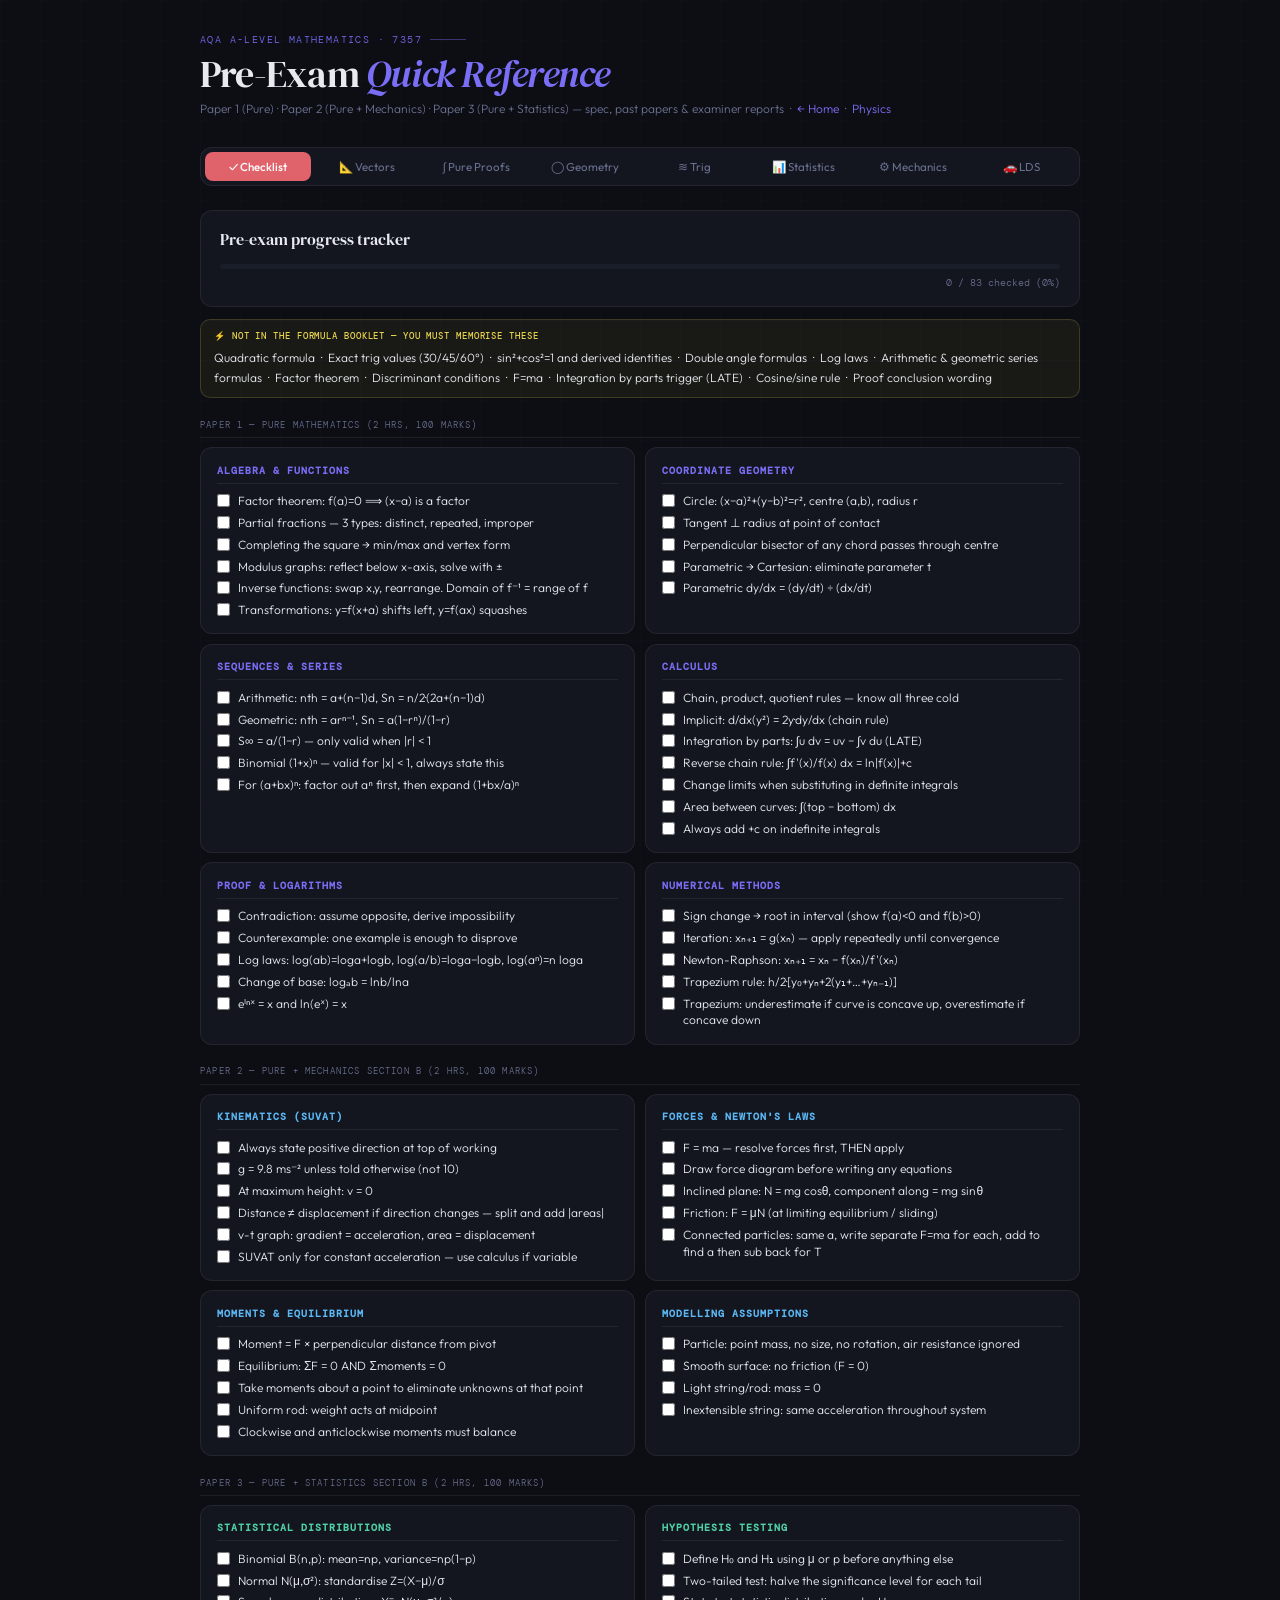
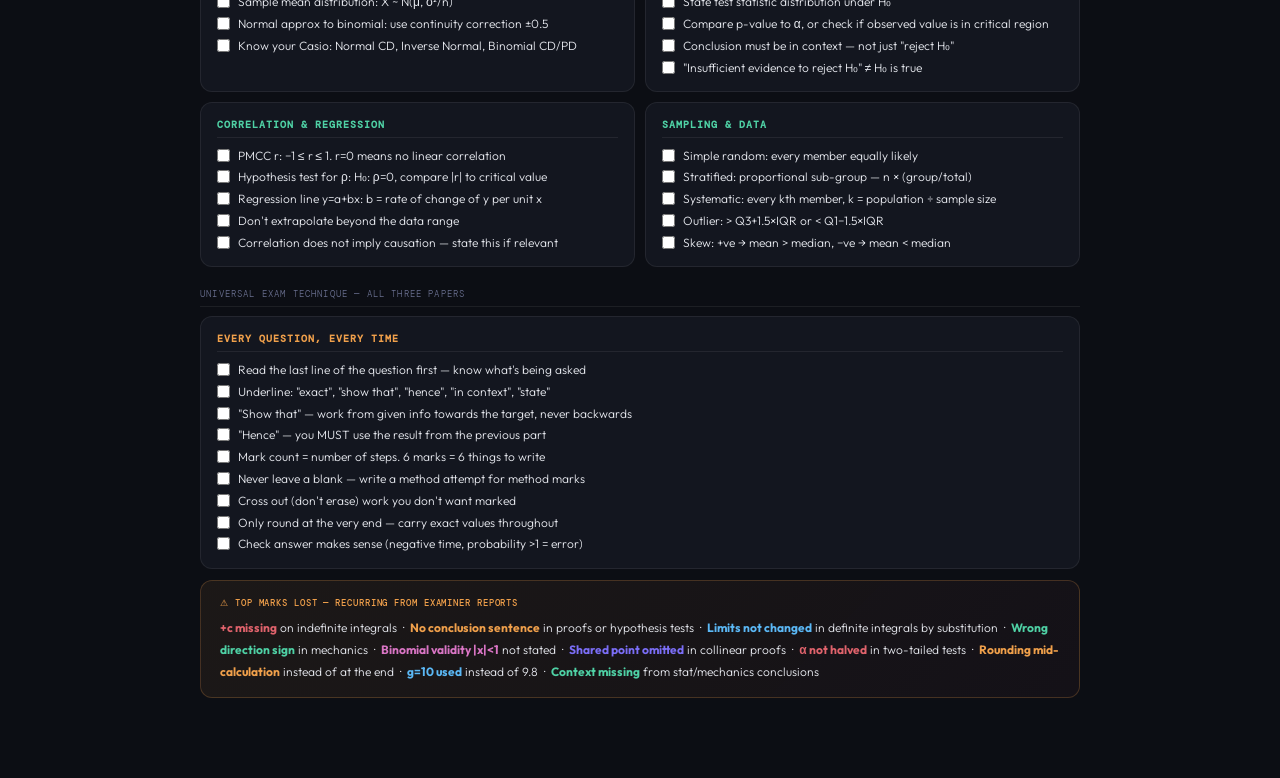
<file: maths.html>
<!DOCTYPE html>
<html lang="en">
<head>
<meta charset="UTF-8">
<meta name="viewport" content="width=device-width, initial-scale=1.0">
<title>AQA A-Level Maths — Quick Reference</title>
<link rel="stylesheet" href="style.css">
</head>
<body>
<div class="wrap">

<div class="hdr">
  <div class="eye">AQA A-Level Mathematics · 7357</div>
  <h1>Pre-Exam <em>Quick Reference</em></h1>
  <p class="sub">Paper 1 (Pure) · Paper 2 (Pure + Mechanics) · Paper 3 (Pure + Statistics) — spec, past papers &amp; examiner reports &nbsp;·&nbsp; <a href="home.html" style="color:var(--p);text-decoration:none">← Home</a> &nbsp;·&nbsp; <a href="physics.html" style="color:var(--p);text-decoration:none">Physics</a></p>
</div>

<div class="nav" id="nav">
  <button class="nb on" style="background:var(--r);color:#fff" onclick="show('checklist',this,'--r')">✓ Checklist</button>
  <button class="nb" onclick="show('vectors',this,'--p')">📐 Vectors</button>
  <button class="nb" onclick="show('pure',this,'--g')">∫ Pure Proofs</button>
  <button class="nb" onclick="show('geometry',this,'--a')">◯ Geometry</button>
  <button class="nb" onclick="show('trig',this,'--pk')">≋ Trig</button>
  <button class="nb" onclick="show('stats',this,'--b')">📊 Statistics</button>
  <button class="nb" onclick="show('mechanics',this,'--g')">⚙ Mechanics</button>
  <button class="nb" onclick="show('lds',this,'--ye')">🚗 LDS</button>
</div>

<!-- ══════ CHECKLIST ══════ -->
<div id="checklist" class="panel on">

  <div class="big-check">
    <h3>Pre-exam progress tracker</h3>
    <div class="progress-wrap"><div class="progress-bar" id="pbar"></div></div>
    <div class="progress-label" id="plabel">0 / 0 checked</div>
  </div>

  <div class="nib">
    <div class="nib-t">⚡ NOT in the formula booklet — you must memorise these</div>
    Quadratic formula &nbsp;·&nbsp; Exact trig values (30/45/60°) &nbsp;·&nbsp; sin²+cos²=1 and derived identities &nbsp;·&nbsp; Double angle formulas &nbsp;·&nbsp; Log laws &nbsp;·&nbsp; Arithmetic &amp; geometric series formulas &nbsp;·&nbsp; Factor theorem &nbsp;·&nbsp; Discriminant conditions &nbsp;·&nbsp; F=ma &nbsp;·&nbsp; Integration by parts trigger (LATE) &nbsp;·&nbsp; Cosine/sine rule &nbsp;·&nbsp; Proof conclusion wording
  </div>

  <div class="sl">Paper 1 — Pure Mathematics (2 hrs, 100 marks)</div>
  <div class="check-grid">
    <div class="check-card">
      <h3 style="color:var(--p)">Algebra &amp; Functions</h3>
      <ul class="cl">
        <li><input type="checkbox" onchange="tick(this)"><span>Factor theorem: f(a)=0 ⟹ (x−a) is a factor</span></li>
        <li><input type="checkbox" onchange="tick(this)"><span>Partial fractions — 3 types: distinct, repeated, improper</span></li>
        <li><input type="checkbox" onchange="tick(this)"><span>Completing the square → min/max and vertex form</span></li>
        <li><input type="checkbox" onchange="tick(this)"><span>Modulus graphs: reflect below x-axis, solve with ±</span></li>
        <li><input type="checkbox" onchange="tick(this)"><span>Inverse functions: swap x,y, rearrange. Domain of f⁻¹ = range of f</span></li>
        <li><input type="checkbox" onchange="tick(this)"><span>Transformations: y=f(x+a) shifts left, y=f(ax) squashes</span></li>
      </ul>
    </div>
    <div class="check-card">
      <h3 style="color:var(--p)">Coordinate Geometry</h3>
      <ul class="cl">
        <li><input type="checkbox" onchange="tick(this)"><span>Circle: (x−a)²+(y−b)²=r², centre (a,b), radius r</span></li>
        <li><input type="checkbox" onchange="tick(this)"><span>Tangent ⊥ radius at point of contact</span></li>
        <li><input type="checkbox" onchange="tick(this)"><span>Perpendicular bisector of any chord passes through centre</span></li>
        <li><input type="checkbox" onchange="tick(this)"><span>Parametric → Cartesian: eliminate parameter t</span></li>
        <li><input type="checkbox" onchange="tick(this)"><span>Parametric dy/dx = (dy/dt) ÷ (dx/dt)</span></li>
      </ul>
    </div>
    <div class="check-card">
      <h3 style="color:var(--p)">Sequences &amp; Series</h3>
      <ul class="cl">
        <li><input type="checkbox" onchange="tick(this)"><span>Arithmetic: nth = a+(n−1)d, Sn = n/2·(2a+(n−1)d)</span></li>
        <li><input type="checkbox" onchange="tick(this)"><span>Geometric: nth = arⁿ⁻¹, Sn = a(1−rⁿ)/(1−r)</span></li>
        <li><input type="checkbox" onchange="tick(this)"><span>S∞ = a/(1−r) — only valid when |r| &lt; 1</span></li>
        <li><input type="checkbox" onchange="tick(this)"><span>Binomial (1+x)ⁿ — valid for |x| &lt; 1, always state this</span></li>
        <li><input type="checkbox" onchange="tick(this)"><span>For (a+bx)ⁿ: factor out aⁿ first, then expand (1+bx/a)ⁿ</span></li>
      </ul>
    </div>
    <div class="check-card">
      <h3 style="color:var(--p)">Calculus</h3>
      <ul class="cl">
        <li><input type="checkbox" onchange="tick(this)"><span>Chain, product, quotient rules — know all three cold</span></li>
        <li><input type="checkbox" onchange="tick(this)"><span>Implicit: d/dx(y²) = 2y·dy/dx (chain rule)</span></li>
        <li><input type="checkbox" onchange="tick(this)"><span>Integration by parts: ∫u dv = uv − ∫v du (LATE)</span></li>
        <li><input type="checkbox" onchange="tick(this)"><span>Reverse chain rule: ∫f'(x)/f(x) dx = ln|f(x)|+c</span></li>
        <li><input type="checkbox" onchange="tick(this)"><span>Change limits when substituting in definite integrals</span></li>
        <li><input type="checkbox" onchange="tick(this)"><span>Area between curves: ∫(top − bottom) dx</span></li>
        <li><input type="checkbox" onchange="tick(this)"><span>Always add +c on indefinite integrals</span></li>
      </ul>
    </div>
    <div class="check-card">
      <h3 style="color:var(--p)">Proof &amp; Logarithms</h3>
      <ul class="cl">
        <li><input type="checkbox" onchange="tick(this)"><span>Contradiction: assume opposite, derive impossibility</span></li>
        <li><input type="checkbox" onchange="tick(this)"><span>Counterexample: one example is enough to disprove</span></li>
        <li><input type="checkbox" onchange="tick(this)"><span>Log laws: log(ab)=loga+logb, log(a/b)=loga−logb, log(aⁿ)=n loga</span></li>
        <li><input type="checkbox" onchange="tick(this)"><span>Change of base: logₐb = lnb/lna</span></li>
        <li><input type="checkbox" onchange="tick(this)"><span>eˡⁿˣ = x and ln(eˣ) = x</span></li>
      </ul>
    </div>
    <div class="check-card">
      <h3 style="color:var(--p)">Numerical Methods</h3>
      <ul class="cl">
        <li><input type="checkbox" onchange="tick(this)"><span>Sign change → root in interval (show f(a)&lt;0 and f(b)&gt;0)</span></li>
        <li><input type="checkbox" onchange="tick(this)"><span>Iteration: xₙ₊₁ = g(xₙ) — apply repeatedly until convergence</span></li>
        <li><input type="checkbox" onchange="tick(this)"><span>Newton-Raphson: xₙ₊₁ = xₙ − f(xₙ)/f'(xₙ)</span></li>
        <li><input type="checkbox" onchange="tick(this)"><span>Trapezium rule: h/2·[y₀+yₙ+2(y₁+…+yₙ₋₁)]</span></li>
        <li><input type="checkbox" onchange="tick(this)"><span>Trapezium: underestimate if curve is concave up, overestimate if concave down</span></li>
      </ul>
    </div>
  </div>

  <div class="sl">Paper 2 — Pure + Mechanics Section B (2 hrs, 100 marks)</div>
  <div class="check-grid">
    <div class="check-card">
      <h3 style="color:var(--b)">Kinematics (SUVAT)</h3>
      <ul class="cl">
        <li><input type="checkbox" onchange="tick(this)"><span>Always state positive direction at top of working</span></li>
        <li><input type="checkbox" onchange="tick(this)"><span>g = 9.8 ms⁻² unless told otherwise (not 10)</span></li>
        <li><input type="checkbox" onchange="tick(this)"><span>At maximum height: v = 0</span></li>
        <li><input type="checkbox" onchange="tick(this)"><span>Distance ≠ displacement if direction changes — split and add |areas|</span></li>
        <li><input type="checkbox" onchange="tick(this)"><span>v-t graph: gradient = acceleration, area = displacement</span></li>
        <li><input type="checkbox" onchange="tick(this)"><span>SUVAT only for constant acceleration — use calculus if variable</span></li>
      </ul>
    </div>
    <div class="check-card">
      <h3 style="color:var(--b)">Forces &amp; Newton's Laws</h3>
      <ul class="cl">
        <li><input type="checkbox" onchange="tick(this)"><span>F = ma — resolve forces first, THEN apply</span></li>
        <li><input type="checkbox" onchange="tick(this)"><span>Draw force diagram before writing any equations</span></li>
        <li><input type="checkbox" onchange="tick(this)"><span>Inclined plane: N = mg cosθ, component along = mg sinθ</span></li>
        <li><input type="checkbox" onchange="tick(this)"><span>Friction: F = μN (at limiting equilibrium / sliding)</span></li>
        <li><input type="checkbox" onchange="tick(this)"><span>Connected particles: same a, write separate F=ma for each, add to find a then sub back for T</span></li>
      </ul>
    </div>
    <div class="check-card">
      <h3 style="color:var(--b)">Moments &amp; Equilibrium</h3>
      <ul class="cl">
        <li><input type="checkbox" onchange="tick(this)"><span>Moment = F × perpendicular distance from pivot</span></li>
        <li><input type="checkbox" onchange="tick(this)"><span>Equilibrium: ΣF = 0 AND Σmoments = 0</span></li>
        <li><input type="checkbox" onchange="tick(this)"><span>Take moments about a point to eliminate unknowns at that point</span></li>
        <li><input type="checkbox" onchange="tick(this)"><span>Uniform rod: weight acts at midpoint</span></li>
        <li><input type="checkbox" onchange="tick(this)"><span>Clockwise and anticlockwise moments must balance</span></li>
      </ul>
    </div>
    <div class="check-card">
      <h3 style="color:var(--b)">Modelling assumptions</h3>
      <ul class="cl">
        <li><input type="checkbox" onchange="tick(this)"><span>Particle: point mass, no size, no rotation, air resistance ignored</span></li>
        <li><input type="checkbox" onchange="tick(this)"><span>Smooth surface: no friction (F = 0)</span></li>
        <li><input type="checkbox" onchange="tick(this)"><span>Light string/rod: mass = 0</span></li>
        <li><input type="checkbox" onchange="tick(this)"><span>Inextensible string: same acceleration throughout system</span></li>
      </ul>
    </div>
  </div>

  <div class="sl">Paper 3 — Pure + Statistics Section B (2 hrs, 100 marks)</div>
  <div class="check-grid">
    <div class="check-card">
      <h3 style="color:var(--g)">Statistical Distributions</h3>
      <ul class="cl">
        <li><input type="checkbox" onchange="tick(this)"><span>Binomial B(n,p): mean=np, variance=np(1−p)</span></li>
        <li><input type="checkbox" onchange="tick(this)"><span>Normal N(μ,σ²): standardise Z=(X−μ)/σ</span></li>
        <li><input type="checkbox" onchange="tick(this)"><span>Sample mean distribution: X̄ ~ N(μ, σ²/n)</span></li>
        <li><input type="checkbox" onchange="tick(this)"><span>Normal approx to binomial: use continuity correction ±0.5</span></li>
        <li><input type="checkbox" onchange="tick(this)"><span>Know your Casio: Normal CD, Inverse Normal, Binomial CD/PD</span></li>
      </ul>
    </div>
    <div class="check-card">
      <h3 style="color:var(--g)">Hypothesis Testing</h3>
      <ul class="cl">
        <li><input type="checkbox" onchange="tick(this)"><span>Define H₀ and H₁ using μ or p before anything else</span></li>
        <li><input type="checkbox" onchange="tick(this)"><span>Two-tailed test: halve the significance level for each tail</span></li>
        <li><input type="checkbox" onchange="tick(this)"><span>State test statistic distribution under H₀</span></li>
        <li><input type="checkbox" onchange="tick(this)"><span>Compare p-value to α, or check if observed value is in critical region</span></li>
        <li><input type="checkbox" onchange="tick(this)"><span>Conclusion must be in context — not just "reject H₀"</span></li>
        <li><input type="checkbox" onchange="tick(this)"><span>"Insufficient evidence to reject H₀" ≠ H₀ is true</span></li>
      </ul>
    </div>
    <div class="check-card">
      <h3 style="color:var(--g)">Correlation &amp; Regression</h3>
      <ul class="cl">
        <li><input type="checkbox" onchange="tick(this)"><span>PMCC r: −1 ≤ r ≤ 1. r=0 means no linear correlation</span></li>
        <li><input type="checkbox" onchange="tick(this)"><span>Hypothesis test for ρ: H₀: ρ=0, compare |r| to critical value</span></li>
        <li><input type="checkbox" onchange="tick(this)"><span>Regression line y=a+bx: b = rate of change of y per unit x</span></li>
        <li><input type="checkbox" onchange="tick(this)"><span>Don't extrapolate beyond the data range</span></li>
        <li><input type="checkbox" onchange="tick(this)"><span>Correlation does not imply causation — state this if relevant</span></li>
      </ul>
    </div>
    <div class="check-card">
      <h3 style="color:var(--g)">Sampling &amp; Data</h3>
      <ul class="cl">
        <li><input type="checkbox" onchange="tick(this)"><span>Simple random: every member equally likely</span></li>
        <li><input type="checkbox" onchange="tick(this)"><span>Stratified: proportional sub-group — n × (group/total)</span></li>
        <li><input type="checkbox" onchange="tick(this)"><span>Systematic: every kth member, k = population ÷ sample size</span></li>
        <li><input type="checkbox" onchange="tick(this)"><span>Outlier: &gt; Q3+1.5×IQR or &lt; Q1−1.5×IQR</span></li>
        <li><input type="checkbox" onchange="tick(this)"><span>Skew: +ve → mean &gt; median, −ve → mean &lt; median</span></li>
      </ul>
    </div>
  </div>

  <div class="sl">Universal exam technique — all three papers</div>
  <div class="check-grid">
    <div class="check-card" style="grid-column:1/-1">
      <h3 style="color:var(--a)">Every question, every time</h3>
      <ul class="cl">
        <li><input type="checkbox" onchange="tick(this)"><span>Read the last line of the question first — know what's being asked</span></li>
        <li><input type="checkbox" onchange="tick(this)"><span>Underline: "exact", "show that", "hence", "in context", "state"</span></li>
        <li><input type="checkbox" onchange="tick(this)"><span>"Show that" — work from given info towards the target, never backwards</span></li>
        <li><input type="checkbox" onchange="tick(this)"><span>"Hence" — you MUST use the result from the previous part</span></li>
        <li><input type="checkbox" onchange="tick(this)"><span>Mark count = number of steps. 6 marks = 6 things to write</span></li>
        <li><input type="checkbox" onchange="tick(this)"><span>Never leave a blank — write a method attempt for method marks</span></li>
        <li><input type="checkbox" onchange="tick(this)"><span>Cross out (don't erase) work you don't want marked</span></li>
        <li><input type="checkbox" onchange="tick(this)"><span>Only round at the very end — carry exact values throughout</span></li>
        <li><input type="checkbox" onchange="tick(this)"><span>Check answer makes sense (negative time, probability &gt;1 = error)</span></li>
      </ul>
    </div>
  </div>

  <div class="warn">
    <div class="w-title">⚠ Top marks lost — recurring from examiner reports</div>
    <b class="cr">+c missing</b> on indefinite integrals &nbsp;·&nbsp;
    <b class="ca">No conclusion sentence</b> in proofs or hypothesis tests &nbsp;·&nbsp;
    <b class="cb">Limits not changed</b> in definite integrals by substitution &nbsp;·&nbsp;
    <b class="cg">Wrong direction sign</b> in mechanics &nbsp;·&nbsp;
    <b class="cpk">Binomial validity |x|&lt;1</b> not stated &nbsp;·&nbsp;
    <b class="cp">Shared point omitted</b> in collinear proofs &nbsp;·&nbsp;
    <b class="cr">α not halved</b> in two-tailed tests &nbsp;·&nbsp;
    <b class="ca">Rounding mid-calculation</b> instead of at the end &nbsp;·&nbsp;
    <b class="cb">g=10 used</b> instead of 9.8 &nbsp;·&nbsp;
    <b class="cg">Context missing</b> from stat/mechanics conclusions
  </div>
</div>

<!-- ══════ VECTORS ══════ -->
<div id="vectors" class="panel">
  <div class="sl">Core rules</div>
  <div class="pg">
    <div class="pl"><div class="pl-l cp">Parallel</div><div class="pl-f">a = λb</div><div class="pl-n">scalar multiple, any λ ≠ 0</div></div>
    <div class="pl"><div class="pl-l cg">Reverse</div><div class="pl-f">BA = −AB</div></div>
    <div class="pl"><div class="pl-l ca">Path rule</div><div class="pl-f">AC = AB + BC</div><div class="pl-n">follow the arrows</div></div>
    <div class="pl"><div class="pl-l cb">Midpoint</div><div class="pl-f">OM = ½(OA+OB)</div></div>
    <div class="pl"><div class="pl-l cr">Ratio m:n</div><div class="pl-f">OP = OA + m/(m+n)·AB</div></div>
    <div class="pl"><div class="pl-l cpk">Magnitude</div><div class="pl-f">|v| = √(x²+y²+z²)</div></div>
    <div class="pl"><div class="pl-l cye">Dot product</div><div class="pl-f">a·b = 0 ⟹ perpendicular</div></div>
  </div>

  <div class="sl">Shape proofs</div>
  <div class="two">
    <div class="card">
      <div class="card-h"><span class="dot" style="background:var(--b)"></span><span class="card-t">Parallelogram</span></div>
      <div class="cond"><span class="ct" style="background:rgba(91,184,245,.12);color:var(--b)">OR</span>Show <code>AB = DC</code> (equal &amp; parallel opposite sides)</div>
      <div class="cond"><span class="ct" style="background:rgba(91,184,245,.12);color:var(--b)">OR</span>Midpoint of AC = midpoint of BD</div>
    </div>
    <div class="card">
      <div class="card-h"><span class="dot" style="background:var(--a)"></span><span class="card-t">Trapezium</span></div>
      <div class="cond"><span class="ct" style="background:rgba(240,160,75,.12);color:var(--a)">SHOW</span><code>DC = λ·AB</code>, λ ≠ 0 and λ ≠ 1</div>
      <div class="tip"><b class="ca">⚠</b> λ=1 → parallelogram. Must state "AB ∥ DC and AB ≠ DC → trapezium"</div>
    </div>
    <div class="card">
      <div class="card-h"><span class="dot" style="background:var(--r)"></span><span class="card-t">Rhombus</span></div>
      <div class="cond"><span class="ct" style="background:rgba(224,99,108,.12);color:var(--r)">1</span>Parallelogram: <code>AB = DC</code></div>
      <div class="cond"><span class="ct" style="background:rgba(224,99,108,.12);color:var(--r)">2</span>Equal adjacent sides: <code>|AB| = |AD|</code></div>
    </div>
    <div class="card">
      <div class="card-h"><span class="dot" style="background:var(--g)"></span><span class="card-t">Rectangle</span></div>
      <div class="cond"><span class="ct" style="background:rgba(79,209,165,.12);color:var(--g)">1</span>Parallelogram: <code>AB = DC</code></div>
      <div class="cond"><span class="ct" style="background:rgba(79,209,165,.12);color:var(--g)">2</span>Right angle: <code>AB · AD = 0</code></div>
    </div>
  </div>

  <div class="sl">Collinear points</div>
  <div class="card">
    <div class="card-h"><span class="dot" style="background:var(--p)"></span><span class="card-t">A, B, C are collinear</span></div>
    <div class="steps">
      <div class="step"><div class="sn" style="background:var(--p);color:#fff">1</div><span>Show <code>AB = λ·AC</code> (scalar multiple → parallel)</span></div>
      <div class="step"><div class="sn" style="background:var(--p);color:#fff">2</div><span>State: "AB ∥ AC and they share point A → A, B, C are collinear"</span></div>
    </div>
    <div class="tip"><b class="cr">⚠ Shared point is a required mark — parallel alone is not enough</b></div>
  </div>

  <div class="callout">
    <div class="c-title">Conclusion templates</div>
    <b class="ca">Trapezium:</b> "DC = λAB so DC ∥ AB. Since λ≠1, DC≠AB → exactly one pair of parallel sides → ABCD is a trapezium."<br>
    <b class="cb">Parallelogram:</b> "AB = DC so sides are equal and parallel → ABCD is a parallelogram."<br>
    <b class="cg">Collinear:</b> "AB = λAC, parallel vectors sharing point A → A, B, C are collinear."
  </div>
</div>

<!-- ══════ PURE PROOFS ══════ -->
<div id="pure" class="panel">
  <div class="sl">Proof by contradiction</div>
  <div class="two">
    <div class="card">
      <div class="card-h"><span class="dot" style="background:var(--g)"></span><span class="card-t">√2 is irrational</span></div>
      <div class="steps">
        <div class="step"><div class="sn" style="background:var(--g);color:#000">1</div><span>Assume √2 = p/q in lowest terms (p,q coprime integers)</span></div>
        <div class="step"><div class="sn" style="background:var(--g);color:#000">2</div><span>2q²=p² → p² even → p even → write p=2k</span></div>
        <div class="step"><div class="sn" style="background:var(--g);color:#000">3</div><span>4k²=2q² → q²=2k² → q even</span></div>
        <div class="step"><div class="sn" style="background:var(--g);color:#000">4</div><span>Both p,q even contradicts coprime → contradiction ✓</span></div>
      </div>
    </div>
    <div class="card">
      <div class="card-h"><span class="dot" style="background:var(--g)"></span><span class="card-t">Infinitely many primes</span></div>
      <div class="steps">
        <div class="step"><div class="sn" style="background:var(--g);color:#000">1</div><span>Assume finitely many: p₁, p₂, …, pₙ</span></div>
        <div class="step"><div class="sn" style="background:var(--g);color:#000">2</div><span>Form N = (p₁×p₂×…×pₙ)+1</span></div>
        <div class="step"><div class="sn" style="background:var(--g);color:#000">3</div><span>N÷pᵢ leaves remainder 1 for all i → N not divisible by any listed prime</span></div>
        <div class="step"><div class="sn" style="background:var(--g);color:#000">4</div><span>N is prime or has unlisted prime factor → contradiction ✓</span></div>
      </div>
    </div>
  </div>

  <div class="sl">Direct proof / exhaustion</div>
  <div class="two">
    <div class="card">
      <div class="card-h"><span class="dot" style="background:var(--b)"></span><span class="card-t">n²+n always even</span></div>
      <div class="steps">
        <div class="step"><div class="sn" style="background:var(--b);color:#000">E</div><span>n=2k → n²+n = 2k(2k+1) → even ✓</span></div>
        <div class="step"><div class="sn" style="background:var(--b);color:#000">O</div><span>n=2k+1 → (2k+1)(2k+2) = 2(2k+1)(k+1) → even ✓</span></div>
      </div>
    </div>
    <div class="card">
      <div class="card-h"><span class="dot" style="background:var(--b)"></span><span class="card-t">Product of two odds is odd</span></div>
      <div class="steps">
        <div class="step"><div class="sn" style="background:var(--b);color:#000">1</div><span>m=2a+1, n=2b+1</span></div>
        <div class="step"><div class="sn" style="background:var(--b);color:#000">2</div><span>mn = 4ab+2a+2b+1 = 2(2ab+a+b)+1 → odd ✓</span></div>
      </div>
    </div>
  </div>

  <div class="sl">Algebraic proofs</div>
  <div class="two">
    <div class="card">
      <div class="card-h"><span class="dot" style="background:var(--pk)"></span><span class="card-t">AM-GM style inequality</span></div>
      <div class="mb">(a−b)² ≥ 0<br>→ a²+b² ≥ 2ab</div>
      <div class="tip">Start from a perfect square ≥ 0. Always valid, examiners love it</div>
    </div>
    <div class="card">
      <div class="card-h"><span class="dot" style="background:var(--pk)"></span><span class="card-t">Completing the square</span></div>
      <div class="mb">ax²+bx+c = a(x+b/2a)² + c − b²/4a</div>
      <div class="tip">Proves expressions are always ≥ 0 or shows minimum values</div>
    </div>
    <div class="card">
      <div class="card-h"><span class="dot" style="background:var(--pk)"></span><span class="card-t">Divisibility</span></div>
      <div class="steps">
        <div class="step"><div class="sn" style="background:var(--pk);color:#fff">1</div><span>Write integers as 2n, 2n+1, 3n, 3n+1, 3n+2 etc.</span></div>
        <div class="step"><div class="sn" style="background:var(--pk);color:#fff">2</div><span>Expand and factorise</span></div>
        <div class="step"><div class="sn" style="background:var(--pk);color:#fff">3</div><span>Show result = k × (integer) for required divisor k</span></div>
      </div>
    </div>
    <div class="card">
      <div class="card-h"><span class="dot" style="background:var(--r)"></span><span class="card-t">Disproof by counterexample</span></div>
      <div class="tip" style="margin-top:0;border-left-color:var(--r)">One example is enough. State it, verify it, done. "All primes odd" → counterexample: 2.</div>
    </div>
  </div>

  <div class="sl">Proof by induction</div>
  <div class="card">
    <div class="card-h"><span class="dot" style="background:var(--a)"></span><span class="card-t">4-step structure — always the same</span></div>
    <div class="steps">
      <div class="step"><div class="sn" style="background:var(--a);color:#000">1</div><span><b>Base case:</b> verify result holds for n=1</span></div>
      <div class="step"><div class="sn" style="background:var(--a);color:#000">2</div><span><b>Assumption:</b> assume true for n=k — write out the statement explicitly</span></div>
      <div class="step"><div class="sn" style="background:var(--a);color:#000">3</div><span><b>Inductive step:</b> prove for n=k+1 using the assumption</span></div>
      <div class="step"><div class="sn" style="background:var(--a);color:#000">4</div><span><b>Conclusion:</b> "True for n=1; if true for n=k then true for n=k+1; by PMI true for all n∈ℤ⁺"</span></div>
    </div>
    <div class="mb">Σr = n(n+1)/2 &nbsp;&nbsp;&nbsp; Σr² = n(n+1)(2n+1)/6 &nbsp;&nbsp;&nbsp; Σr³ = [n(n+1)/2]²</div>
  </div>

  <div class="callout">
    <div class="c-title">Exact proof phrases — use these</div>
    <span class="cg">"Assume for contradiction that…"</span> &nbsp;·&nbsp;
    <span class="cb">"This contradicts our assumption, therefore…"</span> &nbsp;·&nbsp;
    <span class="ca">"By the principle of mathematical induction, the result holds for all n∈ℤ⁺"</span> &nbsp;·&nbsp;
    <span class="cr">"Since p and q are both even, they share a common factor of 2, contradicting coprimality"</span>
  </div>
</div>

<!-- ══════ GEOMETRY ══════ -->
<div id="geometry" class="panel">
  <div class="sl">2D areas</div>
  <div class="three">
    <div class="pl"><div class="pl-l ca">Triangle</div><div class="pl-f">½bh</div></div>
    <div class="pl"><div class="pl-l ca">Triangle (trig)</div><div class="pl-f">½ab sinC</div><div class="pl-n">two sides + included angle</div></div>
    <div class="pl"><div class="pl-l ca">Parallelogram</div><div class="pl-f">bh</div></div>
    <div class="pl"><div class="pl-l ca">Trapezium</div><div class="pl-f">½(a+b)h</div><div class="pl-n">a,b = parallel sides</div></div>
    <div class="pl"><div class="pl-l ca">Circle</div><div class="pl-f">πr²</div></div>
    <div class="pl"><div class="pl-l ca">Sector</div><div class="pl-f">½r²θ</div><div class="pl-n">θ in radians</div></div>
    <div class="pl"><div class="pl-l ca">Segment</div><div class="pl-f">½r²(θ−sinθ)</div><div class="pl-n">sector minus triangle</div></div>
    <div class="pl"><div class="pl-l ca">Kite / Rhombus</div><div class="pl-f">½d₁d₂</div><div class="pl-n">product of diagonals</div></div>
  </div>
  <div class="sl">Arc &amp; perimeter</div>
  <div class="three">
    <div class="pl"><div class="pl-l cb">Circumference</div><div class="pl-f">2πr</div></div>
    <div class="pl"><div class="pl-l cb">Arc length</div><div class="pl-f">rθ</div><div class="pl-n">θ must be in radians</div></div>
    <div class="pl"><div class="pl-l cb">Sector perimeter</div><div class="pl-f">2r + rθ</div><div class="pl-n">two radii + arc</div></div>
  </div>
  <div class="sl">3D volumes</div>
  <div class="three">
    <div class="pl"><div class="pl-l cg">Cuboid</div><div class="pl-f">lwh</div></div>
    <div class="pl"><div class="pl-l cg">Cylinder</div><div class="pl-f">πr²h</div></div>
    <div class="pl"><div class="pl-l cg">Sphere</div><div class="pl-f">⁴⁄₃πr³</div></div>
    <div class="pl"><div class="pl-l cg">Hemisphere</div><div class="pl-f">⅔πr³</div></div>
    <div class="pl"><div class="pl-l cg">Cone</div><div class="pl-f">⅓πr²h</div></div>
    <div class="pl"><div class="pl-l cg">Pyramid</div><div class="pl-f">⅓ × base area × h</div></div>
    <div class="pl"><div class="pl-l cg">Prism</div><div class="pl-f">cross-section × length</div></div>
    <div class="pl"><div class="pl-l cg">Frustum</div><div class="pl-f">⅓πh(R²+Rr+r²)</div></div>
  </div>
  <div class="sl">Surface areas</div>
  <div class="three">
    <div class="pl"><div class="pl-l cr">Cube</div><div class="pl-f">6a²</div></div>
    <div class="pl"><div class="pl-l cr">Cuboid</div><div class="pl-f">2(lw+lh+wh)</div></div>
    <div class="pl"><div class="pl-l cr">Cylinder (closed)</div><div class="pl-f">2πr²+2πrh</div></div>
    <div class="pl"><div class="pl-l cr">Cylinder (open)</div><div class="pl-f">πr²+2πrh</div></div>
    <div class="pl"><div class="pl-l cr">Sphere</div><div class="pl-f">4πr²</div></div>
    <div class="pl"><div class="pl-l cr">Hemisphere</div><div class="pl-f">3πr²</div><div class="pl-n">curved 2πr² + base πr²</div></div>
    <div class="pl"><div class="pl-l cr">Cone (closed)</div><div class="pl-f">πr²+πrl</div><div class="pl-n">l = slant height</div></div>
    <div class="pl"><div class="pl-l cr">Slant height</div><div class="pl-f">l = √(r²+h²)</div></div>
  </div>
  <div class="sl">Triangle rules</div>
  <div class="two">
    <div class="card">
      <div class="card-h"><span class="dot" style="background:var(--pk)"></span><span class="card-t">Sine rule</span></div>
      <div class="mb">a/sinA = b/sinB = c/sinC</div>
      <div class="tip">Use: 2 angles + 1 side, or 2 sides + non-included angle.<br><b class="cr">⚠ Ambiguous case</b> — two triangles may be possible when angle is obtuse</div>
    </div>
    <div class="card">
      <div class="card-h"><span class="dot" style="background:var(--pk)"></span><span class="card-t">Cosine rule</span></div>
      <div class="mb">a² = b²+c²−2bc cosA<br>cosA = (b²+c²−a²)/2bc</div>
      <div class="tip">Use: 2 sides + included angle, or all 3 sides to find an angle</div>
    </div>
  </div>
  <div class="warn">
    <div class="w-title">⚠ Geometry traps</div>
    <b class="cr">Sector vs segment:</b> segment = sector − triangle. Triangle area = ½r²sinθ when both sides = r &nbsp;·&nbsp;
    <b class="ca">Open vs closed:</b> always check whether lids/bases are included &nbsp;·&nbsp;
    <b class="cb">Radians only:</b> arc length rθ and sector area ½r²θ only work with θ in radians
  </div>
</div>

<!-- ══════ TRIG ══════ -->
<div id="trig" class="panel">
  <div class="sl">Identities (memorise all)</div>
  <div class="three">
    <div class="pl"><div class="pl-l cr">Pythagorean</div><div class="pl-f">sin²θ+cos²θ=1</div></div>
    <div class="pl"><div class="pl-l cr">Derived</div><div class="pl-f">1+tan²θ=sec²θ</div></div>
    <div class="pl"><div class="pl-l cr">Derived</div><div class="pl-f">1+cot²θ=cosec²θ</div></div>
  </div>
  <div class="sl">Double angle</div>
  <div class="three">
    <div class="pl"><div class="pl-l cp">sin 2θ</div><div class="pl-f">2sinθ cosθ</div></div>
    <div class="pl"><div class="pl-l cp">cos 2θ (×3 forms)</div><div class="pl-f">cos²θ−sin²θ<br>2cos²θ−1<br>1−2sin²θ</div></div>
    <div class="pl"><div class="pl-l cp">tan 2θ</div><div class="pl-f">2tanθ/(1−tan²θ)</div></div>
  </div>
  <div class="sl">Addition formulas</div>
  <div class="two">
    <div class="pl"><div class="pl-l cb">sin(A±B)</div><div class="pl-f">sinA cosB ± cosA sinB</div></div>
    <div class="pl"><div class="pl-l cb">cos(A±B)</div><div class="pl-f">cosA cosB ∓ sinA sinB</div></div>
    <div class="pl"><div class="pl-l cb">tan(A+B)</div><div class="pl-f">(tanA+tanB)/(1−tanA tanB)</div></div>
    <div class="pl"><div class="pl-l cb">tan(A−B)</div><div class="pl-f">(tanA−tanB)/(1+tanA tanB)</div></div>
  </div>
  <div class="sl">Exact values</div>
  <div class="three">
    <div class="pl"><div class="pl-l cg">30° = π/6</div><div class="pl-f">sin=½<br>cos=√3/2<br>tan=1/√3</div></div>
    <div class="pl"><div class="pl-l cg">45° = π/4</div><div class="pl-f">sin=1/√2<br>cos=1/√2<br>tan=1</div></div>
    <div class="pl"><div class="pl-l cg">60° = π/3</div><div class="pl-f">sin=√3/2<br>cos=½<br>tan=√3</div></div>
  </div>
  <div class="sl">R-form</div>
  <div class="card">
    <div class="card-h"><span class="dot" style="background:var(--a)"></span><span class="card-t">a sinθ + b cosθ ≡ R sin(θ+φ)</span></div>
    <div class="mb">R = √(a²+b²) &nbsp;&nbsp;&nbsp; tanφ = b/a</div>
    <div class="steps">
      <div class="step"><div class="sn" style="background:var(--a);color:#000">1</div><span>Expand: R sinθ cosφ + R cosθ sinφ</span></div>
      <div class="step"><div class="sn" style="background:var(--a);color:#000">2</div><span>Match: R cosφ = a, R sinφ = b → solve for R and φ</span></div>
    </div>
    <div class="tip">For a sinθ − b cosθ use R sin(θ−φ). For a cosθ + b sinθ use R cos(θ−φ)</div>
  </div>
  <div class="sl">Differentiation &amp; Integration</div>
  <div class="two">
    <div class="pl"><div class="pl-l cpk">d/dx</div><div class="pl-f">sin ax → a cos ax<br>cos ax → −a sin ax<br>tan ax → a sec²ax</div></div>
    <div class="pl"><div class="pl-l cpk">∫ dx</div><div class="pl-f">sin ax → −cos(ax)/a + c<br>cos ax → sin(ax)/a + c<br>sec²ax → tan(ax)/a + c</div></div>
    <div class="pl"><div class="pl-l cpk">∫ sin²x dx</div><div class="pl-f">use ½(1−cos2x)</div></div>
    <div class="pl"><div class="pl-l cpk">∫ cos²x dx</div><div class="pl-f">use ½(1+cos2x)</div></div>
  </div>
  <div class="sl">Calculus rules</div>
  <div class="two">
    <div class="card">
      <div class="card-h"><span class="dot" style="background:var(--b)"></span><span class="card-t">Integration by parts</span></div>
      <div class="mb">∫u dv = uv − ∫v du</div>
      <div class="tip"><b>LATE rule:</b> u = Logarithm first, then Algebraic, Trig, Exponential</div>
    </div>
    <div class="card">
      <div class="card-h"><span class="dot" style="background:var(--b)"></span><span class="card-t">Reverse chain rule</span></div>
      <div class="mb">∫f'(x)/f(x) dx = ln|f(x)| + c<br>∫f'(x)[f(x)]ⁿ dx = [f(x)]ⁿ⁺¹/(n+1) + c</div>
    </div>
    <div class="card">
      <div class="card-h"><span class="dot" style="background:var(--g)"></span><span class="card-t">Chain rule</span></div>
      <div class="mb">dy/dx = (dy/du)·(du/dx)</div>
      <div class="tip">Work from outside in for composite functions</div>
    </div>
    <div class="card">
      <div class="card-h"><span class="dot" style="background:var(--g)"></span><span class="card-t">Product &amp; Quotient rule</span></div>
      <div class="mb">d/dx(uv) = u'v + uv'<br>(u/v)' = (u'v − uv') / v²</div>
    </div>
  </div>
  <div class="callout">
    <div class="c-title">Trig solving checklist</div>
    <b class="cr">Always find ALL solutions</b> in the range — don't stop at the first &nbsp;·&nbsp;
    <b class="ca">CAST:</b> All (Q1) · Sin (Q2) · Tan (Q3) · Cos (Q4) &nbsp;·&nbsp;
    <b class="cg">General solutions:</b> sinθ=k → θ=α+360n or (180−α)+360n &nbsp;·&nbsp;
    <b class="cb">Squaring an equation loses solutions</b> — always verify back in original
  </div>
</div>

<!-- ══════ STATISTICS ══════ -->
<div id="stats" class="panel">
  <div class="sl">Distributions</div>
  <div class="two">
    <div class="card">
      <div class="card-h"><span class="dot" style="background:var(--b)"></span><span class="card-t">Binomial B(n, p)</span></div>
      <div class="mb">P(X=r) = ⁿCᵣ · pʳ · (1−p)ⁿ⁻ʳ<br>Mean = np &nbsp;&nbsp;&nbsp; Variance = np(1−p)</div>
      <div class="tip">Fixed n independent trials, constant p, two outcomes only</div>
    </div>
    <div class="card">
      <div class="card-h"><span class="dot" style="background:var(--b)"></span><span class="card-t">Normal N(μ, σ²)</span></div>
      <div class="mb">Standardise: Z = (X−μ)/σ ~ N(0,1)<br>Sample mean: X̄ ~ N(μ, σ²/n)</div>
      <div class="tip">Symmetric, bell-shaped. Use calculator for all probabilities</div>
    </div>
  </div>

  <div class="sl">Hypothesis testing — full 5-step method</div>
  <div class="card">
    <div class="card-h"><span class="dot" style="background:var(--g)"></span><span class="card-t">Every test follows the same structure</span></div>
    <div class="steps">
      <div class="step"><div class="sn" style="background:var(--g);color:#000">1</div><span><b>Define:</b> state what μ or p represents in the context of the question</span></div>
      <div class="step"><div class="sn" style="background:var(--g);color:#000">2</div><span><b>Hypotheses:</b> H₀: μ=… and H₁: μ&gt;… / μ&lt;… / μ≠…</span></div>
      <div class="step"><div class="sn" style="background:var(--g);color:#000">3</div><span><b>Test statistic:</b> state its distribution assuming H₀ is true</span></div>
      <div class="step"><div class="sn" style="background:var(--g);color:#000">4</div><span><b>Calculate:</b> p-value OR critical region</span></div>
      <div class="step"><div class="sn" style="background:var(--g);color:#000">5</div><span><b>Conclude in context:</b> "There is/is not sufficient evidence to suggest that [original claim]…"</span></div>
    </div>
    <div class="tip"><b class="cr">Two-tailed:</b> halve α for each tail &nbsp;·&nbsp; <b class="ca">One-tailed:</b> full α on one side</div>
  </div>

  <div class="sl">Correlation &amp; Regression</div>
  <div class="two">
    <div class="card">
      <div class="card-h"><span class="dot" style="background:var(--pk)"></span><span class="card-t">PMCC r</span></div>
      <div class="mb">−1 ≤ r ≤ 1<br>r=1: perfect +ve &nbsp; r=0: no linear corr</div>
      <div class="tip">Test: H₀: ρ=0 vs H₁: ρ≠0 (two-tailed) or ρ&gt;0/&lt;0 (one-tailed). Compare |r| to critical value table</div>
    </div>
    <div class="card">
      <div class="card-h"><span class="dot" style="background:var(--pk)"></span><span class="card-t">Regression line y=a+bx</span></div>
      <div class="mb">b = Sxy/Sxx &nbsp;&nbsp; a = ȳ − bx̄</div>
      <div class="tip">b = change in y per unit increase in x. Don't extrapolate. Correlation ≠ causation.</div>
    </div>
  </div>

  <div class="sl">Sampling</div>
  <div class="pg">
    <div class="pl"><div class="pl-l cb">Simple random</div><div class="pl-n">every member equally likely; random number generator</div></div>
    <div class="pl"><div class="pl-l cb">Stratified</div><div class="pl-n">proportional sub-groups: n × (group size/total)</div></div>
    <div class="pl"><div class="pl-l cb">Systematic</div><div class="pl-n">every kth member; k = population÷sample size</div></div>
    <div class="pl"><div class="pl-l cb">Quota</div><div class="pl-n">fill categories until quota met — non-random within</div></div>
    <div class="pl"><div class="pl-l cb">Opportunity</div><div class="pl-n">whoever is available — easy but biased</div></div>
  </div>

  <div class="sl">Descriptive stats</div>
  <div class="pg">
    <div class="pl"><div class="pl-l cg">Outlier</div><div class="pl-f">&gt; Q3+1.5×IQR<br>&lt; Q1−1.5×IQR</div></div>
    <div class="pl"><div class="pl-l cg">Variance</div><div class="pl-f">Σx²/n − x̄²</div></div>
    <div class="pl"><div class="pl-l cg">Skew</div><div class="pl-f">+ve: mean&gt;median&gt;mode<br>−ve: mean&lt;median&lt;mode</div></div>
    <div class="pl"><div class="pl-l cg">Coded: y=(x−a)/b</div><div class="pl-f">ȳ → ȳ×b+a<br>s_y → s_x×b</div></div>
  </div>

  <div class="warn">
    <div class="w-title">⚠ Stats exam traps</div>
    <b class="cr">Conclusion must be in context</b> — don't just say "reject H₀" &nbsp;·&nbsp;
    <b class="ca">Two-tailed: halve α</b> — for 5% significance use 2.5% each end &nbsp;·&nbsp;
    <b class="cg">"Insufficient evidence"</b> ≠ H₀ is true. Say "insufficient evidence that μ has changed" &nbsp;·&nbsp;
    <b class="cb">Normal approx to binomial:</b> use continuity correction ±0.5 &nbsp;·&nbsp;
    <b class="cpk">σ² vs s²:</b> σ² is population variance, s² is sample — check which you're given
  </div>
</div>

<!-- ══════ MECHANICS ══════ -->
<div id="mechanics" class="panel">
  <div class="sl">SUVAT equations (given in formula booklet)</div>
  <div class="pg">
    <div class="pl"><div class="pl-l cb">eq 1</div><div class="pl-f">v = u + at</div></div>
    <div class="pl"><div class="pl-l cb">eq 2</div><div class="pl-f">s = ut + ½at²</div></div>
    <div class="pl"><div class="pl-l cb">eq 3</div><div class="pl-f">v² = u² + 2as</div></div>
    <div class="pl"><div class="pl-l cb">eq 4</div><div class="pl-f">s = ½(u+v)t</div></div>
    <div class="pl"><div class="pl-l cb">eq 5</div><div class="pl-f">s = vt − ½at²</div></div>
  </div>
  <div class="tip" style="margin-bottom:.7rem"><b class="ca">SUVAT only valid when acceleration is constant.</b> Variable acceleration → use calculus: v=ds/dt, a=dv/dt</div>

  <div class="sl">Core mechanics</div>
  <div class="two">
    <div class="card">
      <div class="card-h"><span class="dot" style="background:var(--g)"></span><span class="card-t">Newton's 2nd Law</span></div>
      <div class="mb">F = ma (resultant force)</div>
      <div class="steps">
        <div class="step"><div class="sn" style="background:var(--g);color:#000">1</div><span>State and label positive direction</span></div>
        <div class="step"><div class="sn" style="background:var(--g);color:#000">2</div><span>Draw clear force diagram</span></div>
        <div class="step"><div class="sn" style="background:var(--g);color:#000">3</div><span>Resolve: ΣF = ma in each direction</span></div>
      </div>
    </div>
    <div class="card">
      <div class="card-h"><span class="dot" style="background:var(--g)"></span><span class="card-t">Inclined plane</span></div>
      <div class="mb">Normal: N = mg cosθ<br>Along slope: F_net = mg sinθ ± friction</div>
      <div class="tip">Friction F = μN at limiting equilibrium or when sliding. F ≤ μN when stationary.</div>
    </div>
    <div class="card">
      <div class="card-h"><span class="dot" style="background:var(--a)"></span><span class="card-t">Connected particles</span></div>
      <div class="steps">
        <div class="step"><div class="sn" style="background:var(--a);color:#000">1</div><span>Write F=ma separately for each particle</span></div>
        <div class="step"><div class="sn" style="background:var(--a);color:#000">2</div><span>Inextensible string → same acceleration a for all</span></div>
        <div class="step"><div class="sn" style="background:var(--a);color:#000">3</div><span>Add equations to cancel T, find a, sub back for T</span></div>
      </div>
    </div>
    <div class="card">
      <div class="card-h"><span class="dot" style="background:var(--a)"></span><span class="card-t">Moments</span></div>
      <div class="mb">Moment = F × perpendicular distance</div>
      <div class="steps">
        <div class="step"><div class="sn" style="background:var(--a);color:#000">1</div><span>Take moments about a point to eliminate unknown forces there</span></div>
        <div class="step"><div class="sn" style="background:var(--a);color:#000">2</div><span>Equilibrium: ΣF=0 AND Σmoments=0</span></div>
        <div class="step"><div class="sn" style="background:var(--a);color:#000">3</div><span>Uniform rod: weight at midpoint</span></div>
      </div>
    </div>
  </div>

  <div class="sl">Variable acceleration (calculus)</div>
  <div class="pg">
    <div class="pl"><div class="pl-l cp">v from s</div><div class="pl-f">v = ds/dt</div></div>
    <div class="pl"><div class="pl-l cp">a from v</div><div class="pl-f">a = dv/dt = d²s/dt²</div></div>
    <div class="pl"><div class="pl-l cp">s from v</div><div class="pl-f">s = ∫v dt</div></div>
    <div class="pl"><div class="pl-l cp">v from a</div><div class="pl-f">v = ∫a dt</div></div>
  </div>

  <div class="sl">Modelling assumptions</div>
  <div class="pg">
    <div class="pl"><div class="pl-l cg">Particle</div><div class="pl-n">point mass, no rotation, air resistance ignored</div></div>
    <div class="pl"><div class="pl-l cg">Smooth</div><div class="pl-n">no friction, F = 0</div></div>
    <div class="pl"><div class="pl-l cg">Light string</div><div class="pl-n">mass of string = 0</div></div>
    <div class="pl"><div class="pl-l cg">Inextensible</div><div class="pl-n">same acceleration throughout</div></div>
    <div class="pl"><div class="pl-l cg">Rigid body</div><div class="pl-n">does not deform under forces</div></div>
    <div class="pl"><div class="pl-l cg">g = 9.8 ms⁻²</div><div class="pl-n">use unless told otherwise</div></div>
  </div>

  <div class="warn">
    <div class="w-title">⚠ Mechanics exam traps</div>
    <b class="cr">Direction sign:</b> state it first and stick to it — losing a sign loses all subsequent marks &nbsp;·&nbsp;
    <b class="ca">Distance vs displacement:</b> if object reverses, split into two integrals and sum |values| &nbsp;·&nbsp;
    <b class="cg">Max height → v=0, not a=0</b> &nbsp;·&nbsp;
    <b class="cb">Stationary object friction:</b> F ≤ μN, not necessarily equal &nbsp;·&nbsp;
    <b class="cpk">g=9.8 not 10</b> — using 10 loses accuracy marks &nbsp;·&nbsp;
    <b class="cr">Conclusion in context:</b> always state what the numerical answer means physically
  </div>
</div>

<!-- ══════ LARGE DATA SET ══════ -->
<div id="lds" class="panel">

  <div class="nib" style="background:rgba(232,212,77,.06);border-color:rgba(232,212,77,.18)">
    <div class="nib-t" style="color:var(--ye)">🚗 AQA Large Data Set — Cars (2022 onwards)</div>
    The LDS contains data on <b>100 cars</b> from 2015–2016 with variables including make, engine size, power, fuel type, CO₂ emissions, mpg, price, and more. You will NOT have the data in the exam — you need to know the context, variables, and what patterns to expect.
  </div>

  <div class="sl">The variables — know all of these</div>
  <div class="pg">
    <div class="pl"><div class="pl-l cye">Make</div><div class="pl-n">Manufacturer (e.g. Ford, BMW, Toyota). Categorical</div></div>
    <div class="pl"><div class="pl-l cye">Model</div><div class="pl-n">Car model name. Categorical</div></div>
    <div class="pl"><div class="pl-l cye">Engine size</div><div class="pl-n">In litres. Continuous quantitative</div></div>
    <div class="pl"><div class="pl-l cye">Power (BHP)</div><div class="pl-n">Engine power in brake horsepower. Continuous</div></div>
    <div class="pl"><div class="pl-l cye">Fuel type</div><div class="pl-n">Petrol, Diesel, Hybrid, Electric. Categorical</div></div>
    <div class="pl"><div class="pl-l cye">Transmission</div><div class="pl-n">Manual or Automatic. Categorical</div></div>
    <div class="pl"><div class="pl-l cye">MPG</div><div class="pl-n">Miles per gallon (fuel efficiency). Continuous</div></div>
    <div class="pl"><div class="pl-l cye">CO₂ (g/km)</div><div class="pl-n">Carbon dioxide emissions. Continuous</div></div>
    <div class="pl"><div class="pl-l cye">Price (£)</div><div class="pl-n">New list price in pounds. Continuous</div></div>
    <div class="pl"><div class="pl-l cye">Mass (kg)</div><div class="pl-n">Kerb weight of car. Continuous</div></div>
    <div class="pl"><div class="pl-l cye">Doors</div><div class="pl-n">Number of doors (3 or 5). Discrete</div></div>
    <div class="pl"><div class="pl-l cye">Length / Width</div><div class="pl-n">Dimensions in mm. Continuous</div></div>
  </div>

  <div class="sl">Expected correlations — know these for interpretation questions</div>
  <div class="two">
    <div class="card">
      <div class="card-h"><span class="dot" style="background:var(--g)"></span><span class="card-t">Positive correlations (r closer to +1)</span></div>
      <ul style="list-style:none;display:flex;flex-direction:column;gap:6px;font-size:12px;margin-top:.5rem;line-height:1.5">
        <li>• <b class="cg">Engine size ↑ → Power (BHP) ↑</b> — bigger engine = more power</li>
        <li>• <b class="cg">Engine size ↑ → CO₂ ↑</b> — larger engines burn more fuel</li>
        <li>• <b class="cg">Power ↑ → CO₂ ↑</b> — more powerful cars emit more</li>
        <li>• <b class="cg">Price ↑ → Power ↑</b> — more expensive cars tend to be more powerful</li>
        <li>• <b class="cg">Mass ↑ → CO₂ ↑</b> — heavier cars need more fuel</li>
        <li>• <b class="cg">Length ↑ → Mass ↑</b> — larger cars tend to be heavier</li>
      </ul>
    </div>
    <div class="card">
      <div class="card-h"><span class="dot" style="background:var(--r)"></span><span class="card-t">Negative correlations (r closer to −1)</span></div>
      <ul style="list-style:none;display:flex;flex-direction:column;gap:6px;font-size:12px;margin-top:.5rem;line-height:1.5">
        <li>• <b class="cr">Engine size ↑ → MPG ↓</b> — bigger engines are less fuel efficient</li>
        <li>• <b class="cr">CO₂ ↑ → MPG ↓</b> — high emissions = low efficiency (strong negative)</li>
        <li>• <b class="cr">Power ↑ → MPG ↓</b> — more powerful cars use more fuel</li>
        <li>• <b class="cr">Mass ↑ → MPG ↓</b> — heavier cars use more fuel per mile</li>
      </ul>
      <div class="tip"><b class="cr">CO₂ vs MPG</b> is the strongest relationship in the dataset — expect r close to −1. Always note if correlation is strong or weak.</div>
    </div>
  </div>

  <div class="sl">Fuel type patterns</div>
  <div class="pg">
    <div class="pl"><div class="pl-l cb">Diesel</div><div class="pl-n">Higher MPG than petrol on average. Higher CO₂ per litre burned but better economy. Often higher torque</div></div>
    <div class="pl"><div class="pl-l cg">Petrol</div><div class="pl-n">Generally lower MPG than diesel. Common for smaller engine cars. Lower upfront cost typically</div></div>
    <div class="pl"><div class="pl-l ca">Hybrid</div><div class="pl-n">Highest MPG in dataset. Lowest CO₂ emissions. Typically higher price. Electric motor assists petrol engine</div></div>
    <div class="pl"><div class="pl-l cp">Electric</div><div class="pl-n">Zero CO₂ emissions. MPG not applicable (uses MPGe). Highest price typically</div></div>
  </div>

  <div class="sl">Exam question types — what to expect</div>
  <div class="two">
    <div class="card">
      <div class="card-h"><span class="dot" style="background:var(--p)"></span><span class="card-t">Interpretation questions</span></div>
      <div class="steps">
        <div class="step"><div class="sn" style="background:var(--p);color:#fff">1</div><span>"Describe the correlation between X and Y" — state direction (positive/negative), strength (strong/moderate/weak), and context</span></div>
        <div class="step"><div class="sn" style="background:var(--p);color:#fff">2</div><span>"Interpret the gradient b in context" — e.g. "for every 1 litre increase in engine size, CO₂ increases by b g/km on average"</span></div>
        <div class="step"><div class="sn" style="background:var(--p);color:#fff">3</div><span>"Comment on suitability of regression line" — check for outliers, linearity, whether prediction is within data range</span></div>
        <div class="step"><div class="sn" style="background:var(--p);color:#fff">4</div><span>"Is it appropriate to predict Y for X=…?" — only if within data range (no extrapolation)</span></div>
      </div>
    </div>
    <div class="card">
      <div class="card-h"><span class="dot" style="background:var(--p)"></span><span class="card-t">Hypothesis testing questions</span></div>
      <div class="steps">
        <div class="step"><div class="sn" style="background:var(--p);color:#fff">1</div><span>Test for correlation: H₀: ρ=0 (no linear correlation), H₁: ρ≠0 or ρ&gt;0 etc.</span></div>
        <div class="step"><div class="sn" style="background:var(--p);color:#fff">2</div><span>Given r and n, compare |r| to critical value from table</span></div>
        <div class="step"><div class="sn" style="background:var(--p);color:#fff">3</div><span>Conclude in context: "sufficient evidence of a positive correlation between engine size and CO₂ in the population of cars"</span></div>
        <div class="step"><div class="sn" style="background:var(--p);color:#fff">4</div><span>Clean the data first — remove any non-applicable values (e.g. electric cars for MPG analysis)</span></div>
      </div>
    </div>
  </div>

  <div class="sl">Data cleaning — common LDS issues</div>
  <div class="pg">
    <div class="pl"><div class="pl-l cr">Electric cars</div><div class="pl-n">Have no CO₂ or conventional MPG — remove these if analysing those variables</div></div>
    <div class="pl"><div class="pl-l cr">Outliers</div><div class="pl-n">High-performance cars (high BHP, high price) may be outliers — identify and comment on effect</div></div>
    <div class="pl"><div class="pl-l cr">Missing values</div><div class="pl-n">Some variables may be N/A for certain fuel types — clean before calculating statistics</div></div>
    <div class="pl"><div class="pl-l ca">Sample vs census</div><div class="pl-n">100 cars is a sample — inferences about population of cars, not just these 100</div></div>
    <div class="pl"><div class="pl-l ca">Biased sample?</div><div class="pl-n">Certain makes may be over/under-represented — consider when generalising</div></div>
  </div>

  <div class="sl">Key statistics to be able to calculate</div>
  <div class="pg">
    <div class="pl"><div class="pl-l cg">Mean / Median</div><div class="pl-n">For continuous variables. Median more robust to outliers</div></div>
    <div class="pl"><div class="pl-l cg">IQR / Std Dev</div><div class="pl-n">Spread measures. IQR robust to outliers; std dev uses all data</div></div>
    <div class="pl"><div class="pl-l cg">PMCC r</div><div class="pl-n">Measure of linear correlation. Always between −1 and 1</div></div>
    <div class="pl"><div class="pl-l cg">Regression line</div><div class="pl-n">y = a + bx where b = Sxy/Sxx and a = ȳ − bx̄</div></div>
    <div class="pl"><div class="pl-l cg">Outlier test</div><div class="pl-n">> Q3 + 1.5×IQR or < Q1 − 1.5×IQR</div></div>
    <div class="pl"><div class="pl-l cg">Frequency tables</div><div class="pl-n">For categorical variables (fuel type, transmission) — use proportions</div></div>
  </div>

  <div class="warn">
    <div class="w-title">⚠ LDS exam traps</div>
    <b class="cr">You won't have the data:</b> you must know the variables, their types, and expected relationships from memory &nbsp;·&nbsp;
    <b class="ca">Context in every answer:</b> "there is a positive correlation" is incomplete — say "between engine size and CO₂ emissions for this sample of cars" &nbsp;·&nbsp;
    <b class="cg">Correlation ≠ causation:</b> larger engine size is associated with higher CO₂ but doesn't directly cause it — other factors involved &nbsp;·&nbsp;
    <b class="cb">Extrapolation:</b> don't use the regression line to predict outside the range of engine sizes in the data &nbsp;·&nbsp;
    <b class="cpk">Cleaning the data:</b> if asked to analyse MPG, state you would exclude electric cars first — this is a mark &nbsp;·&nbsp;
    <b class="cr">Gradient interpretation:</b> always say "on average" and include units — "for each additional litre of engine size, CO₂ increases by b g/km on average"
  </div>

</div>

</div>
<script src="main.js"></script>
</body>
</html>
</file>
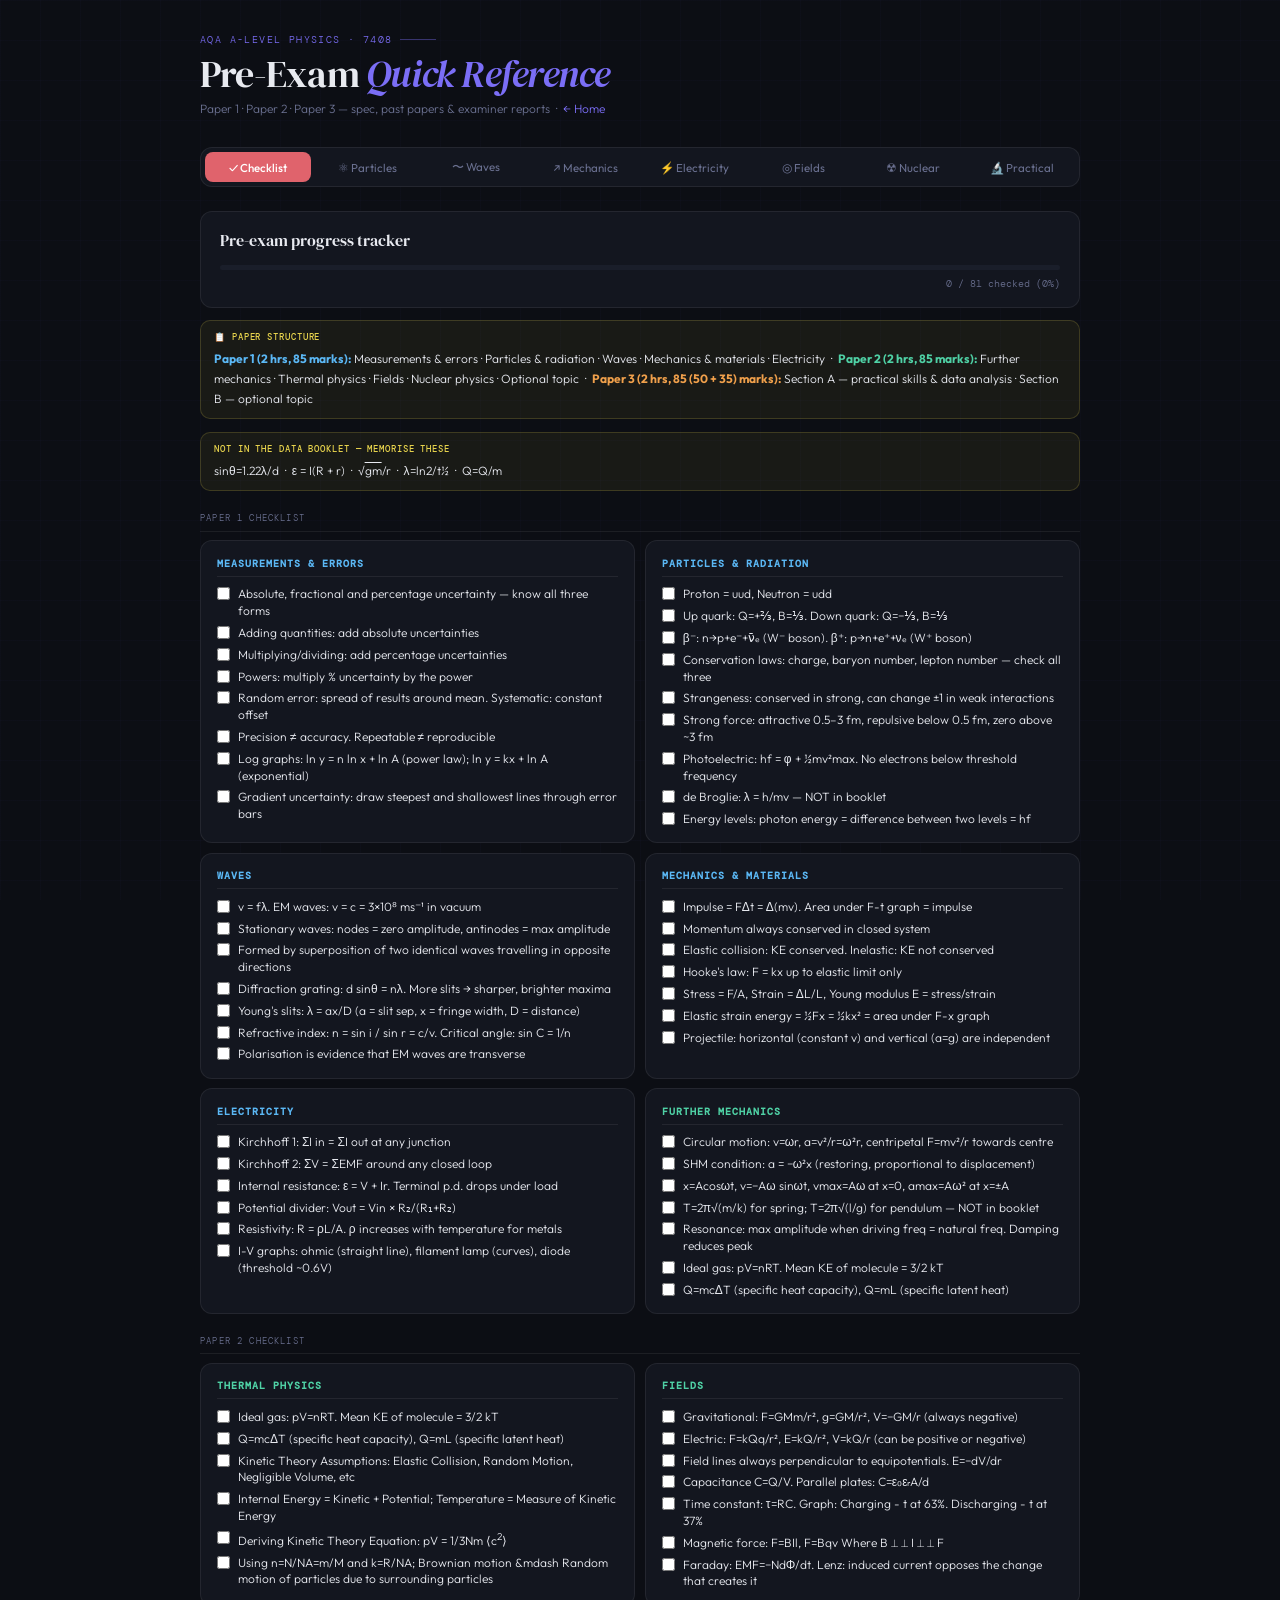
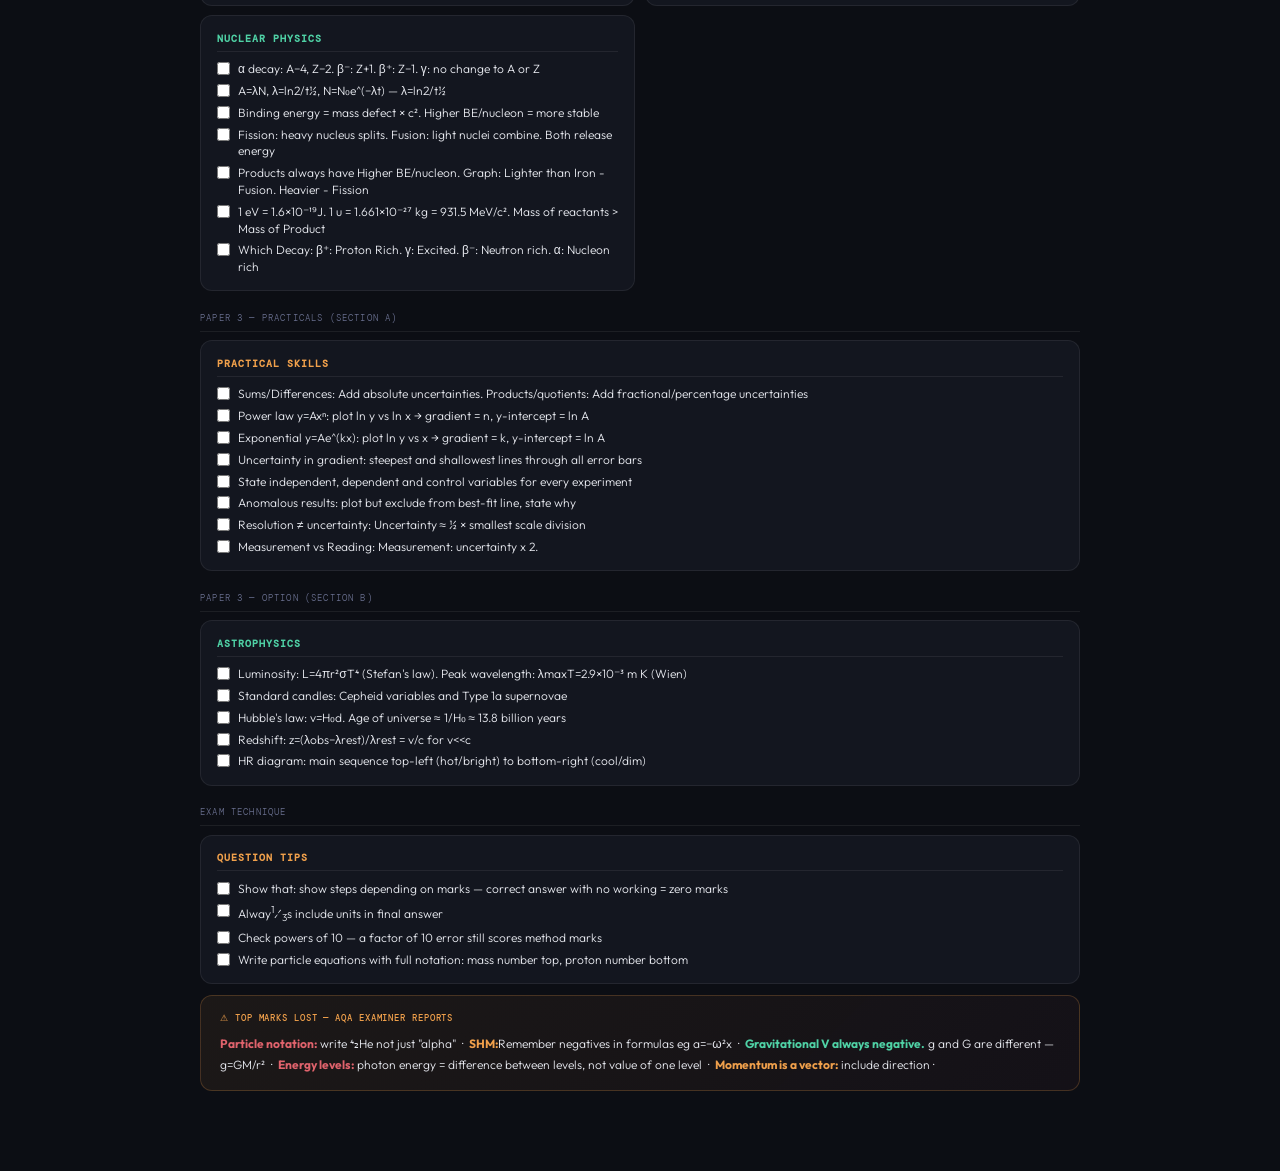
<file: physics.html>
<!DOCTYPE html>
<html lang="en">
<head>
<meta charset="UTF-8">
<meta name="viewport" content="width=device-width, initial-scale=1.0">
<title>AQA A-Level Physics — Quick Reference</title>
<link rel="stylesheet" href="style.css">
</head>
<body>
<div class="wrap">

<div class="hdr">
  <div class="eye">AQA A-Level Physics · 7408</div>
  <h1>Pre-Exam <em>Quick Reference</em></h1>
  <p class="sub">Paper 1 · Paper 2 · Paper 3 — spec, past papers &amp; examiner reports &nbsp;·&nbsp; <a href="index.html" style="color:var(--p);text-decoration:none">← Home</a></p>
</div>

<div class="nav" id="nav">
  <button class="nb on" style="background:var(--r);color:#fff" onclick="show('checklist',this,'--r')">✓ Checklist</button>
  <button class="nb" onclick="show('particles',this,'--b')">⚛ Particles</button>
  <button class="nb" onclick="show('waves',this,'--g')">〜 Waves</button>
  <button class="nb" onclick="show('mechanics',this,'--a')">↗ Mechanics</button>
  <button class="nb" onclick="show('electricity',this,'--pk')">⚡ Electricity</button>
  <button class="nb" onclick="show('fields',this,'--p')">◎ Fields</button>
  <button class="nb" onclick="show('nuclear',this,'--g')">☢ Nuclear</button>
  <button class="nb" onclick="show('practical',this,'--b')">🔬 Practical</button>
</div>

<!-- ══════ CHECKLIST ══════ -->
<div id="checklist" class="panel on">

  <div class="big-check">
    <h3>Pre-exam progress tracker</h3>
    <div class="progress-wrap"><div class="progress-bar" id="pbar"></div></div>
    <div class="progress-label" id="plabel">0 / 0 checked</div>
  </div>

  <div class="nib">
    <div class="nib-t">📋 Paper structure</div>
    <b class="cb">Paper 1 (2 hrs, 85 marks):</b> Measurements &amp; errors · Particles &amp; radiation · Waves · Mechanics &amp; materials · Electricity &nbsp;·&nbsp;
    <b class="cg">Paper 2 (2 hrs, 85 marks):</b> Further mechanics · Thermal physics · Fields · Nuclear physics · Optional topic &nbsp;·&nbsp;
    <b class="ca">Paper 3 (2 hrs, 85 (50 + 35) marks):</b> Section A — practical skills &amp; data analysis · Section B — optional topic
  </div>

  <div class="nib" style="background:rgba(232,212,77,.06);border-color:rgba(232,212,77,.18)">
    <div class="nib-t" style="color:var(--ye)">NOT in the data booklet — memorise these</div>
     sin&theta;=1.22&lambda;/d &nbsp;·&nbsp; ε = I(R + r) &nbsp;·&nbsp; &radic;<span style="text-decoration: overline;">gm</span>/r &nbsp;·&nbsp; λ=ln2/t½ &nbsp;·&nbsp; Q=Q/m
  </div>

  <div class="sl">Paper 1 checklist</div>
  <div class="check-grid">

    <div class="check-card">
      <h3 style="color:var(--b)">Measurements &amp; Errors</h3>
      <ul class="cl">
        <li><input type="checkbox" onchange="tick(this)"><span>Absolute, fractional and percentage uncertainty — know all three forms</span></li>
        <li><input type="checkbox" onchange="tick(this)"><span>Adding quantities: add absolute uncertainties</span></li>
        <li><input type="checkbox" onchange="tick(this)"><span>Multiplying/dividing: add percentage uncertainties</span></li>
        <li><input type="checkbox" onchange="tick(this)"><span>Powers: multiply % uncertainty by the power</span></li>
        <li><input type="checkbox" onchange="tick(this)"><span>Random error: spread of results around mean. Systematic: constant offset</span></li>
        <li><input type="checkbox" onchange="tick(this)"><span>Precision ≠ accuracy. Repeatable ≠ reproducible</span></li>
        <li><input type="checkbox" onchange="tick(this)"><span>Log graphs: ln y = n ln x + ln A (power law); ln y = kx + ln A (exponential)</span></li>
        <li><input type="checkbox" onchange="tick(this)"><span>Gradient uncertainty: draw steepest and shallowest lines through error bars</span></li>
      </ul>
    </div>

    <div class="check-card">
      <h3 style="color:var(--b)">Particles &amp; Radiation</h3>
      <ul class="cl">
        <li><input type="checkbox" onchange="tick(this)"><span>Proton = uud, Neutron = udd</span></li>
        <li><input type="checkbox" onchange="tick(this)"><span>Up quark: Q=+⅔, B=⅓. Down quark: Q=−⅓, B=⅓</span></li>
        <li><input type="checkbox" onchange="tick(this)"><span>β⁻: n→p+e⁻+ν̄ₑ (W⁻ boson). β⁺: p→n+e⁺+νₑ (W⁺ boson)</span></li>
        <li><input type="checkbox" onchange="tick(this)"><span>Conservation laws: charge, baryon number, lepton number — check all three</span></li>
        <li><input type="checkbox" onchange="tick(this)"><span>Strangeness: conserved in strong, can change ±1 in weak interactions</span></li>
        <li><input type="checkbox" onchange="tick(this)"><span>Strong force: attractive 0.5–3 fm, repulsive below 0.5 fm, zero above ~3 fm</span></li>
        <li><input type="checkbox" onchange="tick(this)"><span>Photoelectric: hf = φ + ½mv²max. No electrons below threshold frequency</span></li>
        <li><input type="checkbox" onchange="tick(this)"><span>de Broglie: λ = h/mv — NOT in booklet</span></li>
        <li><input type="checkbox" onchange="tick(this)"><span>Energy levels: photon energy = difference between two levels = hf</span></li>
      </ul>
    </div>

    <div class="check-card">
      <h3 style="color:var(--b)">Waves</h3>
      <ul class="cl">
        <li><input type="checkbox" onchange="tick(this)"><span>v = fλ. EM waves: v = c = 3×10⁸ ms⁻¹ in vacuum</span></li>
        <li><input type="checkbox" onchange="tick(this)"><span>Stationary waves: nodes = zero amplitude, antinodes = max amplitude</span></li>
        <li><input type="checkbox" onchange="tick(this)"><span>Formed by superposition of two identical waves travelling in opposite directions</span></li>
        <li><input type="checkbox" onchange="tick(this)"><span>Diffraction grating: d sinθ = nλ. More slits → sharper, brighter maxima</span></li>
        <li><input type="checkbox" onchange="tick(this)"><span>Young's slits: λ = ax/D (a = slit sep, x = fringe width, D = distance)</span></li>
        <li><input type="checkbox" onchange="tick(this)"><span>Refractive index: n = sin i / sin r = c/v. Critical angle: sin C = 1/n</span></li>
        <li><input type="checkbox" onchange="tick(this)"><span>Polarisation is evidence that EM waves are transverse</span></li>
      </ul>
    </div>

    <div class="check-card">
      <h3 style="color:var(--b)">Mechanics &amp; Materials</h3>
      <ul class="cl">
        <li><input type="checkbox" onchange="tick(this)"><span>Impulse = FΔt = Δ(mv). Area under F-t graph = impulse</span></li>
        <li><input type="checkbox" onchange="tick(this)"><span>Momentum always conserved in closed system</span></li>
        <li><input type="checkbox" onchange="tick(this)"><span>Elastic collision: KE conserved. Inelastic: KE not conserved</span></li>
        <li><input type="checkbox" onchange="tick(this)"><span>Hooke's law: F = kx up to elastic limit only</span></li>
        <li><input type="checkbox" onchange="tick(this)"><span>Stress = F/A, Strain = ΔL/L, Young modulus E = stress/strain</span></li>
        <li><input type="checkbox" onchange="tick(this)"><span>Elastic strain energy = ½Fx = ½kx² = area under F-x graph</span></li>
        <li><input type="checkbox" onchange="tick(this)"><span>Projectile: horizontal (constant v) and vertical (a=g) are independent</span></li>
      </ul>
    </div>

    <div class="check-card">
      <h3 style="color:var(--b)">Electricity</h3>
      <ul class="cl">
        <li><input type="checkbox" onchange="tick(this)"><span>Kirchhoff 1: ΣI in = ΣI out at any junction</span></li>
        <li><input type="checkbox" onchange="tick(this)"><span>Kirchhoff 2: ΣV = ΣEMF around any closed loop</span></li>
        <li><input type="checkbox" onchange="tick(this)"><span>Internal resistance: ε = V + Ir. Terminal p.d. drops under load</span></li>
        <li><input type="checkbox" onchange="tick(this)"><span>Potential divider: Vout = Vin × R₂/(R₁+R₂)</span></li>
        <li><input type="checkbox" onchange="tick(this)"><span>Resistivity: R = ρL/A. ρ increases with temperature for metals</span></li>
        <li><input type="checkbox" onchange="tick(this)"><span>I-V graphs: ohmic (straight line), filament lamp (curves), diode (threshold ~0.6V)</span></li>
      </ul>
    </div>

     <div class="check-card">
      <h3 style="color:var(--g)">Further Mechanics </h3>
      <ul class="cl">
        <li><input type="checkbox" onchange="tick(this)"><span>Circular motion: v=ωr, a=v²/r=ω²r, centripetal F=mv²/r towards centre</span></li>
        <li><input type="checkbox" onchange="tick(this)"><span>SHM condition: a = −ω²x (restoring, proportional to displacement)</span></li>
        <li><input type="checkbox" onchange="tick(this)"><span>x=Acosωt, v=−Aω sinωt, vmax=Aω at x=0, amax=Aω² at x=±A</span></li>
        <li><input type="checkbox" onchange="tick(this)"><span>T=2π√(m/k) for spring; T=2π√(l/g) for pendulum — NOT in booklet</span></li>
        <li><input type="checkbox" onchange="tick(this)"><span>Resonance: max amplitude when driving freq = natural freq. Damping reduces peak</span></li>
        <li><input type="checkbox" onchange="tick(this)"><span>Ideal gas: pV=nRT. Mean KE of molecule = 3/2 kT</span></li>
        <li><input type="checkbox" onchange="tick(this)"><span>Q=mcΔT (specific heat capacity), Q=mL (specific latent heat)</span></li>
      </ul>
    </div>
  </div>

  <div class="sl">Paper 2 checklist</div>
  <div class="check-grid">

    <div class="check-card">
      <h3 style="color:var(--g)"> Thermal Physics</h3>
      <ul class="cl">
        <li><input type="checkbox" onchange="tick(this)"><span>Ideal gas: pV=nRT. Mean KE of molecule = 3/2 kT</span></li>
        <li><input type="checkbox" onchange="tick(this)"><span>Q=mcΔT (specific heat capacity), Q=mL (specific latent heat)</span></li>
        <li><input type="checkbox" onchange="tick(this)"><span>Kinetic Theory Assumptions: Elastic Collision, Random Motion, Negligible Volume, etc</span></li>
        <li><input type="checkbox" onchange="tick(this)"><span>Internal Energy = Kinetic + Potential; Temperature = Measure of Kinetic Energy</span></li>
        <li><input type="checkbox" onchange="tick(this)"><span>Deriving Kinetic Theory Equation: pV = 1/3Nm &lang;c<sup>2</sup>&rang;</span></li>
        <li><input type="checkbox" onchange="tick(this)"><span>Using n=N/NA=m/M and k=R/NA; Brownian motion &mdash Random motion of particles due to surrounding particles</span></li>
      </ul>
    </div>
    
    <div class="check-card">
      <h3 style="color:var(--g)">Fields</h3>
      <ul class="cl">
        <li><input type="checkbox" onchange="tick(this)"><span>Gravitational: F=GMm/r², g=GM/r², V=−GM/r (always negative)</span></li>
        <li><input type="checkbox" onchange="tick(this)"><span>Electric: F=kQq/r², E=kQ/r², V=kQ/r (can be positive or negative)</span></li>
        <li><input type="checkbox" onchange="tick(this)"><span>Field lines always perpendicular to equipotentials. E=−dV/dr</span></li>
        <li><input type="checkbox" onchange="tick(this)"><span>Capacitance C=Q/V. Parallel plates: C=ε₀εᵣA/d</span></li>
        <li><input type="checkbox" onchange="tick(this)"><span>Time constant: τ=RC. Graph: Charging - t at 63%. Discharging - t at 37%</span></li>
        <li><input type="checkbox" onchange="tick(this)"><span>Magnetic force: F=BIl, F=Bqv Where B &#10178; &#x27C2; I &#10178; &#x27C2; F</span></li>
        <li><input type="checkbox" onchange="tick(this)"><span>Faraday: EMF=−NdΦ/dt. Lenz: induced current opposes the change that creates it</span></li>
      </ul>
    </div>

    <div class="check-card">
      <h3 style="color:var(--g)">Nuclear Physics</h3>
      <ul class="cl">
        <li><input type="checkbox" onchange="tick(this)"><span>α decay: A−4, Z−2. β⁻: Z+1. β⁺: Z−1. γ: no change to A or Z</span></li>
        <li><input type="checkbox" onchange="tick(this)"><span>A=λN, λ=ln2/t½, N=N₀e^(−λt) — λ=ln2/t½</span></li>
        <li><input type="checkbox" onchange="tick(this)"><span>Binding energy = mass defect × c². Higher BE/nucleon = more stable</span></li>
        <li><input type="checkbox" onchange="tick(this)"><span>Fission: heavy nucleus splits. Fusion: light nuclei combine. Both release energy</span></li>
        <li><input type="checkbox" onchange="tick(this)"><span>Products always have Higher BE/nucleon. Graph: Lighter than Iron - Fusion. Heavier - Fission</span></li>
        <li><input type="checkbox" onchange="tick(this)"><span>1 eV = 1.6×10⁻¹⁹J. 1 u = 1.661×10⁻²⁷ kg = 931.5 MeV/c². Mass of reactants > Mass of Product</span></li>
        <li><input type="checkbox" onchange="tick(this)"><span>Which Decay: β⁺: Proton Rich. γ: Excited. β⁻: Neutron rich. &alpha;: Nucleon rich</span></li>
      </ul>
    </div>
  </div>

  <div class="sl">Paper 3 — practicals (Section A)</div>
  <div class="check-grid">
    <div class="check-card" style="grid-column:1/-1">
      <h3 style="color:var(--a)">Practical skills</h3>
      <ul class="cl">
        <li><input type="checkbox" onchange="tick(this)"><span>Sums/Differences: Add absolute uncertainties. Products/quotients: Add fractional/percentage uncertainties</span></li>
        <li><input type="checkbox" onchange="tick(this)"><span>Power law y=Axⁿ: plot ln y vs ln x → gradient = n, y-intercept = ln A</span></li>
        <li><input type="checkbox" onchange="tick(this)"><span>Exponential y=Ae^(kx): plot ln y vs x → gradient = k, y-intercept = ln A</span></li>
        <li><input type="checkbox" onchange="tick(this)"><span>Uncertainty in gradient: steepest and shallowest lines through all error bars</span></li>
        <li><input type="checkbox" onchange="tick(this)"><span>State independent, dependent and control variables for every experiment</span></li>
        <li><input type="checkbox" onchange="tick(this)"><span>Anomalous results: plot but exclude from best-fit line, state why</span></li>
        <li><input type="checkbox" onchange="tick(this)"><span>Resolution ≠ uncertainty: Uncertainty ≈ ½ × smallest scale division</span></li>
        <li><input type="checkbox" onchange="tick(this)"><span>Measurement vs Reading: Measurement: uncertainty x 2.</span></li>
      </ul>
    </div>
  </div>

  <div class="sl">Paper 3 — Option (Section B)</div>
   <div class="check-card">
      <h3 style="color:var(--g)">Astrophysics</h3>
      <ul class="cl">
        <li><input type="checkbox" onchange="tick(this)"><span>Luminosity: L=4πr²σT⁴ (Stefan's law). Peak wavelength: λmaxT=2.9×10⁻³ m K (Wien)</span></li>
        <li><input type="checkbox" onchange="tick(this)"><span>Standard candles: Cepheid variables and Type 1a supernovae</span></li>
        <li><input type="checkbox" onchange="tick(this)"><span>Hubble's law: v=H₀d. Age of universe ≈ 1/H₀ ≈ 13.8 billion years</span></li>
        <li><input type="checkbox" onchange="tick(this)"><span>Redshift: z=(λobs−λrest)/λrest = v/c for v&lt;&lt;c</span></li>
        <li><input type="checkbox" onchange="tick(this)"><span>HR diagram: main sequence top-left (hot/bright) to bottom-right (cool/dim)</span></li>
      </ul>
    </div>
  
  <div class="sl">Exam technique</div>
  <div class="check-grid">
    <div class="check-card" style="grid-column:1/-1">
      <h3 style="color:var(--a)">Question Tips</h3>
      <ul class="cl">
        <li><input type="checkbox" onchange="tick(this)"><span>Show that: show steps depending on marks — correct answer with no working = zero marks</span></li>
        <li><input type="checkbox" onchange="tick(this)"><span>Alway<sup>1</sup>&frasl;<sub>3</sub>s include units in final answer</span></li>
        <li><input type="checkbox" onchange="tick(this)"><span>Check powers of 10 — a factor of 10 error still scores method marks</span></li>
        <li><input type="checkbox" onchange="tick(this)"><span>Write particle equations with full notation: mass number top, proton number bottom</span></li>
      </ul>
    </div>
  </div>

  <div class="warn">
    <div class="w-title">⚠ Top marks lost — AQA examiner reports</div>
    <b class="cr">Particle notation:</b> write ⁴₂He not just "alpha" &nbsp;·&nbsp;
    <b class="ca">SHM:</b>Remember negatives in formulas eg a=−ω²x &nbsp;·&nbsp;
    <b class="cg">Gravitational V always negative.</b> g and G are different — g=GM/r² &nbsp;·&nbsp;
    <b class="cr">Energy levels:</b> photon energy = difference between levels, not value of one level &nbsp;·&nbsp;
    <b class="ca">Momentum is a vector:</b> include direction&nbsp;·&nbsp;
  </div>

</div>

<!-- ══════ PARTICLES ══════ -->
<div id="particles" class="panel">

  <div class="sl">Quark compositions</div>
  <div class="pg">
    <div class="pl"><div class="pl-l cb">Proton</div><div class="pl-f">uud &nbsp; Q=+1 &nbsp; B=1</div></div>
    <div class="pl"><div class="pl-l cb">Neutron</div><div class="pl-f">udd &nbsp; Q=0 &nbsp; B=1</div></div>
    <div class="pl"><div class="pl-l cb">Up quark u</div><div class="pl-f">Q=+⅔ &nbsp; B=⅓ &nbsp; S=0</div></div>
    <div class="pl"><div class="pl-l cb">Down quark d</div><div class="pl-f">Q=−⅓ &nbsp; B=⅓ &nbsp; S=0</div></div>
    <div class="pl"><div class="pl-l cb">Strange quark s</div><div class="pl-f">Q=−⅓ &nbsp; B=⅓ &nbsp; S=−1</div></div>
    <div class="pl"><div class="pl-l cg">Antiparticles</div><div class="pl-f">All values negated</div><div class="pl-n">e.g. ū has Q=−⅔, B=−⅓</div></div>
  </div>

  <div class="sl">Decay equations</div>
  <div class="two">
    <div class="card">
      <div class="card-h"><span class="dot" style="background:var(--b)"></span><span class="card-t">β⁻ decay</span></div>
      <div class="mb">n → p + e⁻ + ν̄ₑ
d → u + e⁻ + ν̄ₑ (quark level)
Exchange boson: W⁻</div>
      <div class="tip">Baryon no.: 1=1+0+0 ✓ &nbsp; Lepton no.: 0=0+1+(−1) ✓ &nbsp; Charge: 0=1+(−1)+0 ✓</div>
    </div>
    <div class="card">
      <div class="card-h"><span class="dot" style="background:var(--b)"></span><span class="card-t">β⁺ decay</span></div>
      <div class="mb">p → n + e⁺ + νₑ
u → d + e⁺ + νₑ (quark level)
Exchange boson: W⁺</div>
      <div class="tip">Always check: charge, baryon number AND lepton number all conserved</div>
    </div>
    <div class="card">
      <div class="card-h"><span class="dot" style="background:var(--g)"></span><span class="card-t">Electron capture</span></div>
      <div class="mb">p + e⁻ → n + νₑ
Exchange boson: W⁺</div>
    </div>
    <div class="card">
      <div class="card-h"><span class="dot" style="background:var(--g)"></span><span class="card-t">Electron-positron annihilation</span></div>
      <div class="mb">e⁻ + e⁺ → 2γ
Each photon: E = mₑc²</div>
      <div class="tip">Two photons needed to conserve momentum</div>
    </div>
  </div>

  <div class="sl">Conservation laws — check every interaction</div>
  <div class="pg">
    <div class="pl"><div class="pl-l ca">Charge Q</div><div class="pl-n">Always conserved in every interaction</div></div>
    <div class="pl"><div class="pl-l ca">Baryon number B</div><div class="pl-n">Always conserved</div></div>
    <div class="pl"><div class="pl-l ca">Lepton number L</div><div class="pl-n">Always conserved (separately for each lepton family)</div></div>
    <div class="pl"><div class="pl-l cg">Strangeness S</div><div class="pl-n">Conserved in strong &amp; EM. Can change ±1 in weak only</div></div>
    <div class="pl"><div class="pl-l cr">Energy &amp; momentum</div><div class="pl-n">Always conserved</div></div>
  </div>

  <div class="sl">Forces and exchange bosons</div>
  <div class="pg">
    <div class="pl"><div class="pl-l cb">Strong nuclear</div><div class="pl-f">Gluon</div><div class="pl-n">Acts on quarks/hadrons. Range ~3 fm</div></div>
    <div class="pl"><div class="pl-l cg">Weak nuclear</div><div class="pl-f">W⁺, W⁻, Z⁰</div><div class="pl-n">β decay, neutrino interactions. Very short range</div></div>
    <div class="pl"><div class="pl-l ca">Electromagnetic</div><div class="pl-f">Photon (γ)</div><div class="pl-n">Acts on charged particles. Infinite range</div></div>
    <div class="pl"><div class="pl-l cr">Gravity</div><div class="pl-f">Graviton (theoretical)</div><div class="pl-n">Acts on all mass. Infinite range</div></div>
  </div>

  <div class="sl">Photoelectric effect &amp; quantum</div>
  <div class="card">
    <div class="card-h"><span class="dot" style="background:var(--pk)"></span><span class="card-t">Key equations</span></div>
    <div class="mb">E = hf = hc/λ
hf = φ + ½mv²max (photoelectric equation)
λ = h/mv (de Broglie — memorise)
1 eV = 1.6×10⁻¹⁹ J</div>
    <div class="steps">
      <div class="step"><div class="sn" style="background:var(--pk);color:#fff">1</div><span>No electrons emitted below threshold frequency f₀ = φ/h regardless of intensity</span></div>
      <div class="step"><div class="sn" style="background:var(--pk);color:#fff">2</div><span>Intensity increases number of photoelectrons — not their max KE</span></div>
      <div class="step"><div class="sn" style="background:var(--pk);color:#fff">3</div><span>Higher frequency → higher max KE (steeper line on KE vs f graph)</span></div>
    </div>
  </div>

  <div class="sl">Energy levels</div>
  <div class="card">
    <div class="card-h"><span class="dot" style="background:var(--b)"></span><span class="card-t">Emission &amp; absorption spectra</span></div>
    <div class="mb">Photon energy = E₁ − E₂ = hf
(energy of higher level minus lower level)</div>
    <div class="steps">
      <div class="step"><div class="sn" style="background:var(--b);color:#000">↑</div><span>Excitation: electron absorbs photon of exact energy, moves to higher level</span></div>
      <div class="step"><div class="sn" style="background:var(--b);color:#000">↓</div><span>De-excitation: electron drops back, emits photon. Energy = level difference</span></div>
      <div class="step"><div class="sn" style="background:var(--b);color:#000">∞</div><span>Ionisation: electron removed completely. Energy ≥ ionisation energy from ground state</span></div>
    </div>
    <div class="tip">Ground state is most negative. Ionisation energy = 0 − (ground state energy)</div>
  </div>

  <div class="warn">
    <div class="w-title">⚠ Particles exam traps</div>
    <b class="cr">Full nuclear notation:</b> always write ᴬzX with mass number AND proton number &nbsp;·&nbsp;
    <b class="ca">Neutrino vs antineutrino:</b> β⁻ produces antineutrino (ν̄ₑ), β⁺ produces neutrino (νₑ) &nbsp;·&nbsp;
    <b class="cg">Photon energy:</b> E = hf not E = hf/2 — common slip &nbsp;·&nbsp;
    <b class="cb">Energy levels:</b> photon energy = DIFFERENCE between levels. Not the value of one level &nbsp;·&nbsp;
    <b class="cpk">de Broglie NOT in booklet:</b> λ=h/mv — write it in your notes now
  </div>
</div>

<!-- ══════ WAVES ══════ -->
<div id="waves" class="panel">

  <div class="sl">Core equations</div>
  <div class="pg">
    <div class="pl"><div class="pl-l cb">Wave speed</div><div class="pl-f">v = fλ</div></div>
    <div class="pl"><div class="pl-l cb">Period</div><div class="pl-f">T = 1/f</div></div>
    <div class="pl"><div class="pl-l cg">Diffraction grating</div><div class="pl-f">d sinθ = nλ</div><div class="pl-n">d = slit spacing = 1/N</div></div>
    <div class="pl"><div class="pl-l cg">Young's slits</div><div class="pl-f">λ = ax/D</div><div class="pl-n">a=slit sep, x=fringe width, D=dist</div></div>
    <div class="pl"><div class="pl-l ca">Snell's law</div><div class="pl-f">n₁ sinθ₁ = n₂ sinθ₂</div></div>
    <div class="pl"><div class="pl-l ca">Refractive index</div><div class="pl-f">n = sin i / sin r = c/v</div></div>
    <div class="pl"><div class="pl-l cr">Critical angle</div><div class="pl-f">sin C = 1/n</div><div class="pl-n">TIR when θ &gt; C</div></div>
  </div>

  <div class="sl">Stationary waves</div>
  <div class="card">
    <div class="card-h"><span class="dot" style="background:var(--g)"></span><span class="card-t">Formation &amp; features</span></div>
    <div class="steps">
      <div class="step"><div class="sn" style="background:var(--g);color:#000">1</div><span>Formed by superposition of two identical waves travelling in opposite directions</span></div>
      <div class="step"><div class="sn" style="background:var(--g);color:#000">2</div><span>Nodes: points of zero amplitude (destructive superposition always)</span></div>
      <div class="step"><div class="sn" style="background:var(--g);color:#000">3</div><span>Antinodes: points of maximum amplitude (constructive superposition always)</span></div>
      <div class="step"><div class="sn" style="background:var(--g);color:#000">4</div><span>Adjacent node-to-node distance = λ/2</span></div>
    </div>
    <div class="mb">Fundamental (1st harmonic): L = λ/2 → f₁ = v/2L
2nd harmonic: L = λ → f₂ = v/L = 2f₁
nth harmonic: fₙ = nf₁</div>
    <div class="tip">In stationary waves, all points between two nodes are in phase with each other but in antiphase with points in the next section</div>
  </div>

  <div class="sl">Interference &amp; diffraction</div>
  <div class="two">
    <div class="card">
      <div class="card-h"><span class="dot" style="background:var(--pk)"></span><span class="card-t">Diffraction grating</span></div>
      <div class="mb">d sinθ = nλ &nbsp;&nbsp; d = 1/N (N = lines per metre)</div>
      <div class="steps">
        <div class="step"><div class="sn" style="background:var(--pk);color:#fff">↑</div><span>More lines per mm → smaller d → larger θ (wider spread)</span></div>
        <div class="step"><div class="sn" style="background:var(--pk);color:#fff">↑</div><span>Longer λ (red) diffracts more than shorter λ (violet)</span></div>
        <div class="step"><div class="sn" style="background:var(--pk);color:#fff">n</div><span>Maximum order when sinθ = 1: n_max = d/λ (round down)</span></div>
      </div>
    </div>
    <div class="card">
      <div class="card-h"><span class="dot" style="background:var(--pk)"></span><span class="card-t">Young's double slit</span></div>
      <div class="mb">λ = ax/D</div>
      <div class="steps">
        <div class="step"><div class="sn" style="background:var(--pk);color:#fff">+</div><span>Constructive: path difference = nλ</span></div>
        <div class="step"><div class="sn" style="background:var(--pk);color:#fff">−</div><span>Destructive: path difference = (n+½)λ</span></div>
        <div class="step"><div class="sn" style="background:var(--pk);color:#fff">↑</div><span>Increase D or decrease a → wider fringes</span></div>
      </div>
    </div>
  </div>

  <div class="warn">
    <div class="w-title">⚠ Waves exam traps</div>
    <b class="cr">Stationary vs progressive:</b> stationary waves store energy; progressive waves transfer it &nbsp;·&nbsp;
    <b class="ca">Node spacing:</b> adjacent nodes are λ/2 apart — not λ &nbsp;·&nbsp;
    <b class="cg">Diffraction grating d:</b> d = 1/N where N is lines per metre, not per mm — watch units &nbsp;·&nbsp;
    <b class="cb">Young's slits:</b> a is slit separation (not width), x is fringe spacing (centre to centre) &nbsp;·&nbsp;
    <b class="cpk">TIR condition:</b> must go from denser to less dense medium AND angle must exceed critical angle — both needed
  </div>
</div>

<!-- ══════ MECHANICS ══════ -->
<div id="mechanics" class="panel">

  <div class="sl">Core equations</div>
  <div class="pg">
    <div class="pl"><div class="pl-l cb">Momentum</div><div class="pl-f">p = mv</div></div>
    <div class="pl"><div class="pl-l cb">Newton 2</div><div class="pl-f">F = Δp/Δt = ma</div></div>
    <div class="pl"><div class="pl-l cb">Impulse</div><div class="pl-f">J = FΔt = Δp</div></div>
    <div class="pl"><div class="pl-l cg">Work done</div><div class="pl-f">W = Fs cosθ</div></div>
    <div class="pl"><div class="pl-l cg">KE</div><div class="pl-f">½mv²</div></div>
    <div class="pl"><div class="pl-l cg">GPE</div><div class="pl-f">mgh</div></div>
    <div class="pl"><div class="pl-l ca">Power</div><div class="pl-f">P = Fv = W/t</div></div>
    <div class="pl"><div class="pl-l ca">Efficiency</div><div class="pl-f">useful out / total in</div></div>
    <div class="pl"><div class="pl-l cr">Hooke's law</div><div class="pl-f">F = kx</div></div>
    <div class="pl"><div class="pl-l cr">Elastic PE</div><div class="pl-f">E = ½kx²</div></div>
    <div class="pl"><div class="pl-l cpk">Stress</div><div class="pl-f">σ = F/A</div></div>
    <div class="pl"><div class="pl-l cpk">Strain</div><div class="pl-f">ε = ΔL/L</div></div>
    <div class="pl"><div class="pl-l cpk">Young modulus</div><div class="pl-f">E = σ/ε</div></div>
  </div>

  <div class="sl">SHM &amp; circular motion</div>
  <div class="two">
    <div class="card">
      <div class="card-h"><span class="dot" style="background:var(--g)"></span><span class="card-t">Simple Harmonic Motion</span></div>
      <div class="mb">a = −ω²x (defining equation — memorise)
x = A cosωt &nbsp;&nbsp; v = −Aω sinωt
vmax = Aω (at x = 0)
amax = Aω² (at x = ±A)
T = 2π√(m/k) &nbsp;&nbsp; T = 2π√(l/g)</div>
      <div class="tip">KE max at centre (x=0), PE max at extremes (x=±A). Total energy = ½mω²A² = constant</div>
    </div>
    <div class="card">
      <div class="card-h"><span class="dot" style="background:var(--g)"></span><span class="card-t">Circular Motion</span></div>
      <div class="mb">v = ωr &nbsp;&nbsp; T = 2π/ω
a = v²/r = ω²r (centripetal, towards centre)
F = mv²/r = mω²r</div>
      <div class="tip">Centripetal force is not a separate force — it's the resultant of real forces (tension, gravity, normal reaction etc.) directed towards the centre</div>
    </div>
  </div>

  <div class="sl">Projectile motion</div>
  <div class="card">
    <div class="card-h"><span class="dot" style="background:var(--a)"></span><span class="card-t">Horizontal and vertical are independent</span></div>
    <div class="two" style="margin-top:8px">
      <div class="mb">Horizontal (constant v):
x = v cosθ · t</div>
      <div class="mb">Vertical (a = g = 9.81):
y = v sinθ · t − ½gt²
vy = v sinθ − gt</div>
    </div>
    <div class="tip">At max height: vertical velocity = 0. Time of flight: solve y=0. Range: x at that time</div>
  </div>

  <div class="warn">
    <div class="w-title">⚠ Mechanics exam traps</div>
    <b class="cr">Momentum is a vector:</b> always include direction / sign &nbsp;·&nbsp;
    <b class="ca">Elastic vs inelastic:</b> momentum always conserved — only KE conservation distinguishes elastic &nbsp;·&nbsp;
    <b class="cg">SHM: a=−ω²x</b> — negative sign defines it as SHM, must be included &nbsp;·&nbsp;
    <b class="cb">Centripetal force:</b> not a new force — it's the resultant. Never add it as an extra force in a diagram &nbsp;·&nbsp;
    <b class="cpk">Young modulus:</b> units are Pa (= Nm⁻²). E = stress/strain — strain has no units
  </div>
</div>

<!-- ══════ ELECTRICITY ══════ -->
<div id="electricity" class="panel">

  <div class="sl">Core equations</div>
  <div class="pg">
    <div class="pl"><div class="pl-l cb">Ohm's law</div><div class="pl-f">V = IR</div></div>
    <div class="pl"><div class="pl-l cb">Power</div><div class="pl-f">P = IV = I²R = V²/R</div></div>
    <div class="pl"><div class="pl-l cb">Charge</div><div class="pl-f">Q = It</div></div>
    <div class="pl"><div class="pl-l cg">Resistivity</div><div class="pl-f">R = ρL/A</div></div>
    <div class="pl"><div class="pl-l cg">Series R</div><div class="pl-f">R = R₁+R₂+...</div></div>
    <div class="pl"><div class="pl-l cg">Parallel R</div><div class="pl-f">1/R = 1/R₁+1/R₂+...</div></div>
    <div class="pl"><div class="pl-l ca">EMF</div><div class="pl-f">ε = V + Ir</div></div>
    <div class="pl"><div class="pl-l ca">Pot. divider</div><div class="pl-f">Vout = Vin·R₂/(R₁+R₂)</div></div>
  </div>

  <div class="sl">Kirchhoff's laws</div>
  <div class="two">
    <div class="card">
      <div class="card-h"><span class="dot" style="background:var(--b)"></span><span class="card-t">Kirchhoff's 1st Law</span></div>
      <div class="mb">ΣI_in = ΣI_out at any junction</div>
      <div class="tip">Conservation of charge. Current doesn't "run out" — it splits and rejoins</div>
    </div>
    <div class="card">
      <div class="card-h"><span class="dot" style="background:var(--b)"></span><span class="card-t">Kirchhoff's 2nd Law</span></div>
      <div class="mb">ΣV = ΣEMF around any closed loop</div>
      <div class="tip">Conservation of energy. Sum of p.d.s across components = sum of EMFs in loop</div>
    </div>
  </div>

  <div class="sl">Internal resistance</div>
  <div class="card">
    <div class="card-h"><span class="dot" style="background:var(--pk)"></span><span class="card-t">ε = V + Ir</span></div>
    <div class="mb">ε = EMF (open circuit voltage)
V = terminal p.d. (voltage across external circuit)
Ir = "lost volts" across internal resistance</div>
    <div class="steps">
      <div class="step"><div class="sn" style="background:var(--pk);color:#fff">1</div><span>Plot V vs I: gradient = −r, y-intercept = ε</span></div>
      <div class="step"><div class="sn" style="background:var(--pk);color:#fff">2</div><span>Terminal p.d. drops as current increases (more lost volts)</span></div>
      <div class="step"><div class="sn" style="background:var(--pk);color:#fff">3</div><span>Short circuit current = ε/r (when V = 0)</span></div>
    </div>
    <div class="tip"><b class="cb">This is the biggest conceptual step from GCSE</b> — examiners report it as a top-5 gap every year</div>
  </div>

  <div class="sl">I-V characteristics</div>
  <div class="pg">
    <div class="pl"><div class="pl-l cg">Ohmic resistor</div><div class="pl-n">Straight line through origin. Constant resistance</div></div>
    <div class="pl"><div class="pl-l cg">Filament lamp</div><div class="pl-n">S-shaped curve. R increases as temperature increases</div></div>
    <div class="pl"><div class="pl-l cg">Diode</div><div class="pl-n">Conducts above ~0.6V forward bias. Blocks in reverse (until breakdown)</div></div>
    <div class="pl"><div class="pl-l ca">NTC thermistor</div><div class="pl-n">Resistance decreases as temperature increases</div></div>
    <div class="pl"><div class="pl-l ca">LDR</div><div class="pl-n">Resistance decreases as light intensity increases</div></div>
  </div>

  <div class="warn">
    <div class="w-title">⚠ Electricity exam traps</div>
    <b class="cr">EMF ≠ voltage:</b> EMF is energy per unit charge from the source. Terminal p.d. is less due to internal resistance &nbsp;·&nbsp;
    <b class="ca">Parallel circuits:</b> voltage is the same across parallel branches, current splits &nbsp;·&nbsp;
    <b class="cg">Power formula choice:</b> use P=I²R when you know I and R; use P=V²/R when you know V and R &nbsp;·&nbsp;
    <b class="cb">Resistivity units:</b> Ω m (not Ω/m or Ω m⁻¹)
  </div>
</div>

<!-- ══════ FIELDS ══════ -->
<div id="fields" class="panel">

  <div class="sl">Gravitational fields</div>
  <div class="pg">
    <div class="pl"><div class="pl-l cb">Force</div><div class="pl-f">F = GMm/r²</div></div>
    <div class="pl"><div class="pl-l cb">Field strength</div><div class="pl-f">g = GM/r² = F/m</div></div>
    <div class="pl"><div class="pl-l cb">Potential</div><div class="pl-f">V = −GM/r</div><div class="pl-n">Always negative</div></div>
    <div class="pl"><div class="pl-l cb">PE</div><div class="pl-f">E = −GMm/r</div></div>
    <div class="pl"><div class="pl-l cb">Orbital speed</div><div class="pl-f">v² = GM/r</div></div>
    <div class="pl"><div class="pl-l cb">Kepler 3rd law</div><div class="pl-f">T² ∝ r³ &nbsp; T²=4π²r³/GM</div></div>
  </div>

  <div class="sl">Electric fields</div>
  <div class="pg">
    <div class="pl"><div class="pl-l cg">Force</div><div class="pl-f">F = kQq/r² = Qq/4πε₀r²</div></div>
    <div class="pl"><div class="pl-l cg">Field strength</div><div class="pl-f">E = kQ/r² (radial)<br>E = V/d (uniform)</div></div>
    <div class="pl"><div class="pl-l cg">Potential</div><div class="pl-f">V = kQ/r</div><div class="pl-n">Can be +/−</div></div>
    <div class="pl"><div class="pl-l cg">PE</div><div class="pl-f">E = kQq/r</div></div>
    <div class="pl"><div class="pl-l cg">Relation</div><div class="pl-f">E = −dV/dr</div><div class="pl-n">Field = −potential gradient</div></div>
  </div>

  <div class="sl">Capacitors</div>
  <div class="two">
    <div class="card">
      <div class="card-h"><span class="dot" style="background:var(--a)"></span><span class="card-t">Capacitance &amp; energy</span></div>
      <div class="mb">C = Q/V &nbsp;&nbsp; C = ε₀εᵣA/d
W = ½QV = ½CV² = Q²/2C
(energy stored — NOT in booklet)</div>
    </div>
    <div class="card">
      <div class="card-h"><span class="dot" style="background:var(--a)"></span><span class="card-t">Charge/discharge</span></div>
      <div class="mb">Q = Q₀e^(−t/RC) &nbsp;&nbsp; τ = RC
Time to half: t½ = 0.693RC
ln Q = ln Q₀ − t/RC</div>
      <div class="tip">Plot ln Q vs t → gradient = −1/RC. RC = at 67%Q₀ (Charging) or 37%Q₀ (Discharging)</div>
    </div>
  </div>

  <div class="sl">Magnetic fields</div>
  <div class="two">
    <div class="card">
      <div class="card-h"><span class="dot" style="background:var(--p)"></span><span class="card-t">Force on current &amp; charge</span></div>
      <div class="mb">F = BIl sinθ (wire in field)
F = Bqv sinθ (charge in field) </div>
      <div class="tip">Fleming's left-hand rule: thuMb=Motion, First=Field, seCond=Current</div>
    </div>
    <div class="card">
      <div class="card-h"><span class="dot" style="background:var(--p)"></span><span class="card-t">Electromagnetic induction</span></div>
      <div class="mb">Flux: Φ = BA cosθ
Flux linkage: NΦ = NBA cosθ
Faraday: EMF = −NdΦ/dt</div>
      <div class="tip">Lenz's law: induced current direction always opposes the change that caused it</div>
    </div>
  </div>

  <div class="warn">
    <div class="w-title">⚠ Fields exam traps</div>
    <b class="cr">Gravitational potential always negative:</b> V=−GM/r — positive values are wrong &nbsp;·&nbsp;
    <b class="ca">g vs G:</b> g=GM/r² (field strength, ms⁻²). G=6.67×10⁻¹¹ (constant, Nm²kg⁻²) &nbsp;·&nbsp;
    <b class="cpk">E=−dV/dr:</b> field points from high to low potential (in direction of decreasing V) for a positive charge.
  
  </div>
</div>

<!-- ══════ NUCLEAR ══════ -->
<div id="nuclear" class="panel">

  <div class="sl">Radioactive decay</div>
  <div class="pg">
    <div class="pl"><div class="pl-l cb">Activity</div><div class="pl-f">A = λN</div></div>
    <div class="pl"><div class="pl-l cb">Decay constant</div><div class="pl-f">λ = ln2/t½</div><div class="pl-n">NOT in booklet</div></div>
    <div class="pl"><div class="pl-l cb">N over time</div><div class="pl-f">N = N₀e^(−λt)</div></div>
    <div class="pl"><div class="pl-l cb">A over time</div><div class="pl-f">A = A₀e^(−λt)</div></div>
    <div class="pl"><div class="pl-l cg">Half-life</div><div class="pl-f">t½ = ln2/λ = 0.693/λ</div></div>
    <div class="pl"><div class="pl-l cg">Nuclear radius</div><div class="pl-f">R = R₀A^(1/3)</div><div class="pl-n">R₀ ≈ 1.2–1.3 fm</div></div>
  </div>

  <div class="sl">Decay types</div>
  <div class="pg">
    <div class="pl"><div class="pl-l ca">Alpha α</div><div class="pl-f">ᴬzX → ᴬ⁻⁴z₋₂Y + ⁴₂He</div><div class="pl-n">Range ~5 cm in air. Stopped by paper</div></div>
    <div class="pl"><div class="pl-l ca">Beta⁻ β⁻</div><div class="pl-f">ᴬzX → ᴬz₊₁Y + e⁻ + ν̄ₑ</div><div class="pl-n">Range ~1 m in air. Stopped by 3 mm Al</div></div>
    <div class="pl"><div class="pl-l ca">Beta⁺ β⁺</div><div class="pl-f">ᴬzX → ᴬz₋₁Y + e⁺ + νₑ</div><div class="pl-n">Stopped by thin aluminium</div></div>
    <div class="pl"><div class="pl-l ca">Gamma γ</div><div class="pl-f">No change to A or Z</div><div class="pl-n">Reduced by lead/thick concrete</div></div>
  </div>

  <div class="sl">Mass defect &amp; binding energy</div>
  <div class="card">
    <div class="card-h"><span class="dot" style="background:var(--g)"></span><span class="card-t">E = mc²</span></div>
    <div class="steps">
      <div class="step"><div class="sn" style="background:var(--g);color:#000">1</div><span>Mass defect Δm = mass of separate nucleons − mass of nucleus</span></div>
      <div class="step"><div class="sn" style="background:var(--g);color:#000">2</div><span>Binding energy = Δm × c². Convert to MeV: multiply by 931.5 MeV/u</span></div>
      <div class="step"><div class="sn" style="background:var(--g);color:#000">3</div><span>BE per nucleon peaks at Fe-56 → most stable nucleus</span></div>
      <div class="step"><div class="sn" style="background:var(--g);color:#000">4</div><span>Fission (heavy nuclei) and fusion (light nuclei) both move towards peak → release energy</span></div>
    </div>
    <div class="tip">1 u = 1.661×10⁻²⁷ kg = 931.5 MeV/c². Always check units before substituting into E=mc²</div>
  </div>

  <div class="sl">Fission &amp; fusion</div>
  <div class="two">
    <div class="card">
      <div class="card-h"><span class="dot" style="background:var(--r)"></span><span class="card-t">Nuclear fission</span></div>
      <div class="steps">
        <div class="step"><div class="sn" style="background:var(--r);color:#fff">1</div><span>Heavy nucleus (e.g. U-235) absorbs a slow neutron</span></div>
        <div class="step"><div class="sn" style="background:var(--r);color:#fff">2</div><span>Splits into two smaller nuclei + 2–3 neutrons + energy</span></div>
        <div class="step"><div class="sn" style="background:var(--r);color:#fff">3</div><span>Chain reaction: neutrons trigger further fissions</span></div>
      </div>
      <div class="tip">Moderator slows neutrons (water/graphite). Control rods absorb neutrons (boron)</div>
    </div>
    <div class="card">
      <div class="card-h"><span class="dot" style="background:var(--r)"></span><span class="card-t">Nuclear fusion</span></div>
      <div class="steps">
        <div class="step"><div class="sn" style="background:var(--r);color:#fff">1</div><span>Two light nuclei (e.g. H-2 + H-3) combine</span></div>
        <div class="step"><div class="sn" style="background:var(--r);color:#fff">2</div><span>Form heavier nucleus + neutron + large energy release</span></div>
        <div class="step"><div class="sn" style="background:var(--r);color:#fff">3</div><span>Requires extremely high temperature to overcome electrostatic repulsion</span></div>
      </div>
      <div class="tip">More energy per kg than fission. The sun's energy source. Difficult to achieve on Earth (plasma confinement)</div>
    </div>
  </div>

  <div class="warn">
    <div class="w-title">⚠ Nuclear exam traps</div>
    <b class="cr">λ=ln2/t½ not in booklet</b> — memorise it &nbsp;·&nbsp;
    <b class="ca">Full decay notation:</b> always write ᴬzX with both numbers — losing one loses the mark &nbsp;·&nbsp;
    <b class="cg">Unit conversions:</b> convert u to kg (×1.661×10⁻²⁷) OR use 931.5 MeV/c² — don't mix &nbsp;·&nbsp;
    <b class="cb">BE per nucleon vs total BE:</b> graph of BE/nucleon peaks at Fe-56. Total BE increases with A &nbsp;·&nbsp;
    <b class="cpk">Activity units:</b> Becquerel (Bq) = decays per second. Don't leave answer as a bare number
  </div>
</div>

<!-- ══════ PRACTICAL ══════ -->
<div id="practical" class="panel">

  <div class="sl">12 required practicals — method, key variables &amp; errors</div>
  <div class="two">
    <div class="card">
      <div class="card-h"><span class="dot" style="background:var(--b)"></span><span class="card-t">P1 — Stationary waves on a string</span></div>
      <div class="steps">
        <div class="step"><div class="sn" style="background:var(--b);color:#000">V</div><span>Independent: frequency (signal gen). Dependent: wavelength (node positions)</span></div>
        <div class="step"><div class="sn" style="background:var(--b);color:#000">E</div><span>Measure node-node distance × 2 for λ. Use ruler — parallax error</span></div>
      </div>
    </div>
    <div class="card">
      <div class="card-h"><span class="dot" style="background:var(--b)"></span><span class="card-t">P2 — Speed of sound in air</span></div>
      <div class="steps">
        <div class="step"><div class="sn" style="background:var(--b);color:#000">V</div><span>Resonance tube: find first resonance at L ≈ λ/4. v = fλ</span></div>
        <div class="step"><div class="sn" style="background:var(--b);color:#000">E</div><span>End correction: actual resonance at L + 0.3d above opening</span></div>
      </div>
    </div>
    <div class="card">
      <div class="card-h"><span class="dot" style="background:var(--b)"></span><span class="card-t">P3 — Refraction in glass block</span></div>
      <div class="steps">
        <div class="step"><div class="sn" style="background:var(--b);color:#000">V</div><span>Vary angle of incidence i, measure angle of refraction r</span></div>
        <div class="step"><div class="sn" style="background:var(--b);color:#000">E</div><span>Plot sin i vs sin r → gradient = n. Measure angles with protractor carefully</span></div>
      </div>
    </div>
    <div class="card">
      <div class="card-h"><span class="dot" style="background:var(--b)"></span><span class="card-t">P4 — Young's slits / diffraction grating</span></div>
      <div class="steps">
        <div class="step"><div class="sn" style="background:var(--b);color:#000">V</div><span>Measure fringe spacing x at different D values</span></div>
        <div class="step"><div class="sn" style="background:var(--b);color:#000">E</div><span>Use travelling microscope for x. Dark room. Average multiple fringes</span></div>
      </div>
    </div>
    <div class="card">
      <div class="card-h"><span class="dot" style="background:var(--b)"></span><span class="card-t">P5 — I-V characteristics</span></div>
      <div class="steps">
        <div class="step"><div class="sn" style="background:var(--b);color:#000">V</div><span>Vary voltage, measure current. Reverse connections for negative values</span></div>
        <div class="step"><div class="sn" style="background:var(--b);color:#000">E</div><span>Ammeter in series. Voltmeter in parallel. Allow component to cool between readings</span></div>
      </div>
    </div>
    <div class="card">
      <div class="card-h"><span class="dot" style="background:var(--b)"></span><span class="card-t">P6 — Resistivity of a wire</span></div>
      <div class="steps">
        <div class="step"><div class="sn" style="background:var(--b);color:#000">V</div><span>Vary length L, measure R. Plot R vs L → gradient = ρ/A</span></div>
        <div class="step"><div class="sn" style="background:var(--b);color:#000">E</div><span>Measure diameter with micrometer (multiple places). A = πd²/4</span></div>
      </div>
    </div>
    <div class="card">
      <div class="card-h"><span class="dot" style="background:var(--g)"></span><span class="card-t">P7 — EMF &amp; internal resistance</span></div>
      <div class="steps">
        <div class="step"><div class="sn" style="background:var(--g);color:#000">V</div><span>Vary external resistance R, measure V and I</span></div>
        <div class="step"><div class="sn" style="background:var(--g);color:#000">E</div><span>Plot V vs I → gradient = −r, y-intercept = ε. Low current to protect battery</span></div>
      </div>
    </div>
    <div class="card">
      <div class="card-h"><span class="dot" style="background:var(--g)"></span><span class="card-t">P8 — Free fall (g measurement)</span></div>
      <div class="steps">
        <div class="step"><div class="sn" style="background:var(--g);color:#000">V</div><span>Drop ball from height h, measure time t. Plot h vs t² → gradient = g/2</span></div>
        <div class="step"><div class="sn" style="background:var(--g);color:#000">E</div><span>Reaction time error — use electromagnet release and light gate</span></div>
      </div>
    </div>
    <div class="card">
      <div class="card-h"><span class="dot" style="background:var(--g)"></span><span class="card-t">P9 — Young modulus (wire)</span></div>
      <div class="steps">
        <div class="step"><div class="sn" style="background:var(--g);color:#000">V</div><span>Add masses, measure extension. Plot stress vs strain → gradient = E</span></div>
        <div class="step"><div class="sn" style="background:var(--g);color:#000">E</div><span>Long wire reduces % uncertainty in extension. Micrometer for diameter</span></div>
      </div>
    </div>
    <div class="card">
      <div class="card-h"><span class="dot" style="background:var(--g)"></span><span class="card-t">P10 — SHM (spring &amp; pendulum)</span></div>
      <div class="steps">
        <div class="step"><div class="sn" style="background:var(--g);color:#000">V</div><span>Vary mass (spring) or length (pendulum), measure T. Plot T² vs m or l</span></div>
        <div class="step"><div class="sn" style="background:var(--g);color:#000">E</div><span>Time 10+ oscillations to reduce timing uncertainty</span></div>
      </div>
    </div>
    <div class="card">
      <div class="card-h"><span class="dot" style="background:var(--a)"></span><span class="card-t">P11 — Specific heat capacity</span></div>
      <div class="steps">
        <div class="step"><div class="sn" style="background:var(--a);color:#000">V</div><span>Apply known power P for time t: E=Pt=mcΔT. Plot T vs t → gradient = P/mc</span></div>
        <div class="step"><div class="sn" style="background:var(--a);color:#000">E</div><span>Insulate block to reduce heat loss. Stir liquid. Thermometer calibration</span></div>
      </div>
    </div>
    <div class="card">
      <div class="card-h"><span class="dot" style="background:var(--a)"></span><span class="card-t">P12 — Capacitor charge/discharge</span></div>
      <div class="steps">
        <div class="step"><div class="sn" style="background:var(--a);color:#000">V</div><span>Record V or I vs t during discharge. Plot ln V vs t → gradient = −1/RC</span></div>
        <div class="step"><div class="sn" style="background:var(--a);color:#000">E</div><span>Use datalogger for fast decay. High-resistance voltmeter so it doesn't discharge the capacitor</span></div>
      </div>
    </div>
  </div>

  <div class="sl">Data analysis techniques</div>
  <div class="two">
    <div class="card">
      <div class="card-h"><span class="dot" style="background:var(--pk)"></span><span class="card-t">Linearising graphs</span></div>
      <div class="mb">Power law: y = Axⁿ
→ ln y = n ln x + ln A
(plot ln y vs ln x, gradient = n)

Exponential: y = Ae^(kx)
→ ln y = kx + ln A
(plot ln y vs x, gradient = k)</div>
    </div>
    <div class="card">
      <div class="card-h"><span class="dot" style="background:var(--pk)"></span><span class="card-t">Uncertainty rules</span></div>
      <div class="mb">Add/subtract: add ABSOLUTE uncertainties
Multiply/divide: add % uncertainties
Power n: multiply % uncertainty by n
Gradient: Δm = (m_max − m_min)/2</div>
      <div class="tip">Resolution of instrument ≈ half the smallest scale division. State it explicitly</div>
    </div>
  </div>

  <div class="warn">
    <div class="w-title">⚠ Practical exam traps</div>
    <b class="cr">Log graph gradient:</b> ln y vs ln x → gradient = power n. ln y vs x → gradient = −λ or k &nbsp;·&nbsp;
    <b class="ca">Anomalous points:</b> still plot them, just don't include in best-fit line — state they were excluded &nbsp;·&nbsp;
    <b class="cg">Uncertainty not resolution:</b> uncertainty in a reading is typically ±½ smallest division &nbsp;·&nbsp;
    <b class="cb">Control variables:</b> must be able to name at least 2–3 for any experiment asked about &nbsp;·&nbsp;
    <b class="cpk">Required practicals in context:</b> Section A questions often describe an unfamiliar version — apply the same principles
  </div>

  <div class="callout">
    <div class="c-title">Physics command words</div>
    <b class="cb">State:</b> one-line fact, no explanation &nbsp;·&nbsp;
    <b class="cg">Explain:</b> give the mechanism — WHY not just WHAT &nbsp;·&nbsp;
    <b class="ca">Describe:</b> say what happens including direction/magnitude &nbsp;·&nbsp;
    <b class="cr">Show that:</b> show all working clearly — never work backwards &nbsp;·&nbsp;
    <b class="cpk">Calculate:</b> substitution, working, answer, units &nbsp;·&nbsp;
    <b class="cp">Suggest:</b> apply known physics principles to an unfamiliar context
  </div>

</div>

</div>
<script src="physics.js"></script>
</body>
</html>
</file>
<file: style.css>
@import url('https://fonts.googleapis.com/css2?family=DM+Serif+Display:ital@0;1&family=DM+Mono:wght@400;500&family=Outfit:wght@300;400;500;600&display=swap');

:root {
  --bg: #0c0e14;
  --s1: #13161f;
  --s2: #1a1e2a;
  --s3: #1f2333;
  --bd: rgba(255, 255, 255, 0.07);
  --b2: rgba(255, 255, 255, 0.13);
  --tx: #e8eaf0;
  --mu: #6a7090;
  --p:  #7b6ef6;
  --g:  #4fd1a5;
  --a:  #f0a04b;
  --r:  #e0636c;
  --b:  #5bb8f5;
  --pk: #d975c4;
  --ye: #e8d44d;
  --mono:  'DM Mono', monospace;
  --serif: 'DM Serif Display', serif;
  --sans:  'Outfit', sans-serif;
}

*, *::before, *::after {
  box-sizing: border-box;
  margin: 0;
  padding: 0;
}

body {
  background: var(--bg);
  color: var(--tx);
  font-family: var(--sans);
  font-weight: 300;
  min-height: 100vh;
  overflow-x: hidden;
  font-size: 14px;
  line-height: 1.5;
}

body::before {
  content: '';
  position: fixed;
  inset: 0;
  background-image:
    linear-gradient(rgba(123, 110, 246, 0.025) 1px, transparent 1px),
    linear-gradient(90deg, rgba(123, 110, 246, 0.025) 1px, transparent 1px);
  background-size: 40px 40px;
  pointer-events: none;
  z-index: 0;
}

/* ── LAYOUT ── */
.wrap {
  max-width: 920px;
  margin: 0 auto;
  padding: 2rem 1.25rem 5rem;
  position: relative;
  z-index: 1;
}

/* ── HEADER ── */
.hdr { margin-bottom: 1.8rem; animation: up .5s ease both; }

.eye {
  font-family: var(--mono);
  font-size: 10px;
  letter-spacing: .14em;
  text-transform: uppercase;
  color: var(--p);
  margin-bottom: .4rem;
  display: flex;
  align-items: center;
  gap: 8px;
}
.eye::after {
  content: '';
  width: 36px;
  height: 1px;
  background: var(--p);
  opacity: .4;
}

h1 {
  font-family: var(--serif);
  font-size: clamp(1.6rem, 3.5vw, 2.4rem);
  font-weight: 400;
  line-height: 1.1;
  letter-spacing: -.02em;
}
h1 em { font-style: italic; color: var(--p); }

.sub { font-size: 12px; color: var(--mu); margin-top: .3rem; }

/* ── NAV ── */
.nav {
  display: flex;
  gap: 3px;
  margin-bottom: 1.5rem;
  background: var(--s1);
  border: 1px solid var(--bd);
  border-radius: 12px;
  padding: 4px;
  animation: up .45s .06s ease both;
  flex-wrap: wrap;
}

.nb {
  flex: 1;
  min-width: 90px;
  padding: 7px 9px;
  font-family: var(--sans);
  font-size: 11.5px;
  font-weight: 400;
  color: var(--mu);
  background: transparent;
  border: none;
  border-radius: 8px;
  cursor: pointer;
  transition: all .18s;
  text-align: center;
  white-space: nowrap;
}
.nb:hover { color: var(--tx); background: var(--s2); }
.nb.on    { color: #fff; font-weight: 500; }

/* ── PANELS ── */
.panel     { display: none; animation: up .28s ease both; }
.panel.on  { display: block; }

@keyframes up {
  from { opacity: 0; transform: translateY(10px); }
  to   { opacity: 1; transform: translateY(0); }
}

/* ── SECTION LABEL ── */
.sl {
  font-family: var(--mono);
  font-size: 9px;
  text-transform: uppercase;
  letter-spacing: .13em;
  color: var(--mu);
  margin: 1.3rem 0 .55rem;
  padding-bottom: 5px;
  border-bottom: 1px solid var(--bd);
}

/* ── PILL GRID ── */
.pg {
  display: grid;
  grid-template-columns: repeat(auto-fill, minmax(190px, 1fr));
  gap: 7px;
  margin-bottom: 7px;
}

.pl {
  background: var(--s1);
  border: 1px solid var(--bd);
  border-radius: 10px;
  padding: 9px 12px;
  transition: border-color .15s;
}
.pl:hover { border-color: var(--b2); }

.pl-l {
  font-family: var(--mono);
  font-size: 9px;
  text-transform: uppercase;
  letter-spacing: .09em;
  margin-bottom: 3px;
  font-weight: 500;
}
.pl-f { font-family: var(--mono); font-size: 12.5px; color: #c0bcff; line-height: 1.5; }
.pl-n { font-size: 11px; color: var(--mu); margin-top: 2px; line-height: 1.4; }

/* ── CARDS ── */
.card {
  background: var(--s1);
  border: 1px solid var(--bd);
  border-radius: 12px;
  padding: 1rem 1.2rem;
  margin-bottom: .7rem;
  transition: border-color .15s;
}
.card:hover { border-color: var(--b2); }

.card-h { display: flex; align-items: center; gap: 8px; margin-bottom: 5px; }
.dot    { width: 7px; height: 7px; border-radius: 50%; flex-shrink: 0; }
.card-t { font-family: var(--serif); font-size: 1.05rem; font-weight: 400; }

.tag {
  font-family: var(--mono);
  font-size: 9px;
  text-transform: uppercase;
  letter-spacing: .07em;
  padding: 2px 7px;
  border-radius: 20px;
  margin-left: auto;
  flex-shrink: 0;
}

/* ── STEPS ── */
.steps { margin-top: 7px; display: flex; flex-direction: column; gap: 5px; }
.step  { display: flex; gap: 8px; align-items: flex-start; font-size: 12px; line-height: 1.5; }
.sn {
  width: 17px;
  height: 17px;
  border-radius: 50%;
  font-size: 10px;
  font-weight: 600;
  display: flex;
  align-items: center;
  justify-content: center;
  flex-shrink: 0;
  margin-top: 1px;
  font-family: var(--mono);
}

/* ── INLINE ELEMENTS ── */
code {
  font-family: var(--mono);
  font-size: 11.5px;
  background: rgba(123, 110, 246, 0.11);
  color: #b5b0ff;
  border: 1px solid rgba(123, 110, 246, 0.18);
  padding: 1px 5px;
  border-radius: 4px;
}

.mb {
  font-family: var(--mono);
  font-size: 12px;
  background: var(--s2);
  border: 1px solid var(--bd);
  border-radius: 8px;
  padding: 9px 12px;
  margin: 6px 0;
  color: #b5b0ff;
  line-height: 1.7;
}

.tip {
  font-size: 11.5px;
  color: var(--mu);
  margin-top: 6px;
  padding: 6px 10px;
  border-left: 2px solid var(--b2);
  font-style: italic;
  line-height: 1.5;
}
.tip b { font-style: normal; }

/* ── CALLOUTS ── */
.callout {
  background: linear-gradient(135deg, rgba(123, 110, 246, .07), rgba(79, 209, 165, .04));
  border: 1px solid rgba(123, 110, 246, .2);
  border-radius: 12px;
  padding: .9rem 1.2rem;
  margin-top: .7rem;
  font-size: 12px;
  line-height: 1.7;
}
.c-title {
  font-family: var(--mono);
  font-size: 9px;
  text-transform: uppercase;
  letter-spacing: .1em;
  color: var(--p);
  margin-bottom: 6px;
  font-weight: 500;
}

.warn {
  background: linear-gradient(135deg, rgba(240, 160, 75, .07), rgba(224, 99, 108, .04));
  border: 1px solid rgba(240, 160, 75, .22);
  border-radius: 12px;
  padding: .9rem 1.2rem;
  margin-top: .7rem;
  font-size: 12px;
  line-height: 1.8;
}
.w-title {
  font-family: var(--mono);
  font-size: 9px;
  text-transform: uppercase;
  letter-spacing: .1em;
  color: var(--a);
  margin-bottom: 6px;
  font-weight: 500;
}

/* ── CONDITION ROWS ── */
.cond {
  display: flex;
  align-items: flex-start;
  gap: 8px;
  background: var(--s2);
  border: 1px solid var(--bd);
  border-radius: 8px;
  padding: 8px 11px;
  margin-bottom: 5px;
  font-size: 12px;
  line-height: 1.5;
}
.ct {
  font-family: var(--mono);
  font-size: 9px;
  font-weight: 500;
  padding: 2px 6px;
  border-radius: 3px;
  flex-shrink: 0;
  margin-top: 1px;
}

/* ── GRID LAYOUTS ── */
.two   { display: grid; grid-template-columns: 1fr 1fr; gap: .7rem; }
.three { display: grid; grid-template-columns: 1fr 1fr 1fr; gap: .7rem; }

@media (max-width: 620px) {
  .two, .three { grid-template-columns: 1fr; }
}

/* ── CHECKLIST ── */
.check-grid {
  display: grid;
  grid-template-columns: 1fr 1fr;
  gap: .6rem;
  margin-bottom: .7rem;
}
@media (max-width: 580px) {
  .check-grid { grid-template-columns: 1fr; }
}

.check-card {
  background: var(--s1);
  border: 1px solid var(--bd);
  border-radius: 12px;
  padding: .9rem 1rem;
}
.check-card h3 {
  font-family: var(--mono);
  font-size: 10px;
  text-transform: uppercase;
  letter-spacing: .1em;
  margin-bottom: .6rem;
  padding-bottom: 5px;
  border-bottom: 1px solid var(--bd);
}

.cl { list-style: none; display: flex; flex-direction: column; gap: 5px; }
.cl li {
  display: flex;
  align-items: flex-start;
  gap: 8px;
  font-size: 12px;
  line-height: 1.4;
  cursor: pointer;
  user-select: none;
}
.cl li input[type="checkbox"] {
  margin-top: 1px;
  accent-color: var(--p);
  flex-shrink: 0;
  width: 13px;
  height: 13px;
  cursor: pointer;
}
.cl li.done span { text-decoration: line-through; color: var(--mu); }

.big-check {
  background: var(--s1);
  border: 1px solid var(--bd);
  border-radius: 12px;
  padding: 1rem 1.2rem;
  margin-bottom: .7rem;
}
.big-check h3 { font-family: var(--serif); font-size: 1rem; font-weight: 400; margin-bottom: .6rem; }

.progress-wrap {
  background: var(--s2);
  border-radius: 20px;
  height: 5px;
  margin: .8rem 0 .4rem;
  overflow: hidden;
}
.progress-bar {
  height: 100%;
  border-radius: 20px;
  background: linear-gradient(90deg, var(--p), var(--g));
  transition: width .35s ease;
  width: 0%;
}
.progress-label {
  font-family: var(--mono);
  font-size: 10px;
  color: var(--mu);
  text-align: right;
}

.nib {
  background: rgba(232, 212, 77, 0.06);
  border: 1px solid rgba(232, 212, 77, 0.18);
  border-radius: 10px;
  padding: 9px 13px;
  margin-bottom: .8rem;
  font-size: 12px;
  line-height: 1.65;
}
.nib-t {
  font-family: var(--mono);
  font-size: 9px;
  text-transform: uppercase;
  letter-spacing: .1em;
  color: var(--ye);
  margin-bottom: 5px;
  font-weight: 500;
}

/* ── COLOUR HELPERS ── */
.cp  { color: var(--p);  }
.cg  { color: var(--g);  }
.ca  { color: var(--a);  }
.cr  { color: var(--r);  }
.cb  { color: var(--b);  }
.cpk { color: var(--pk); }
.cye { color: var(--ye); }
</file>
